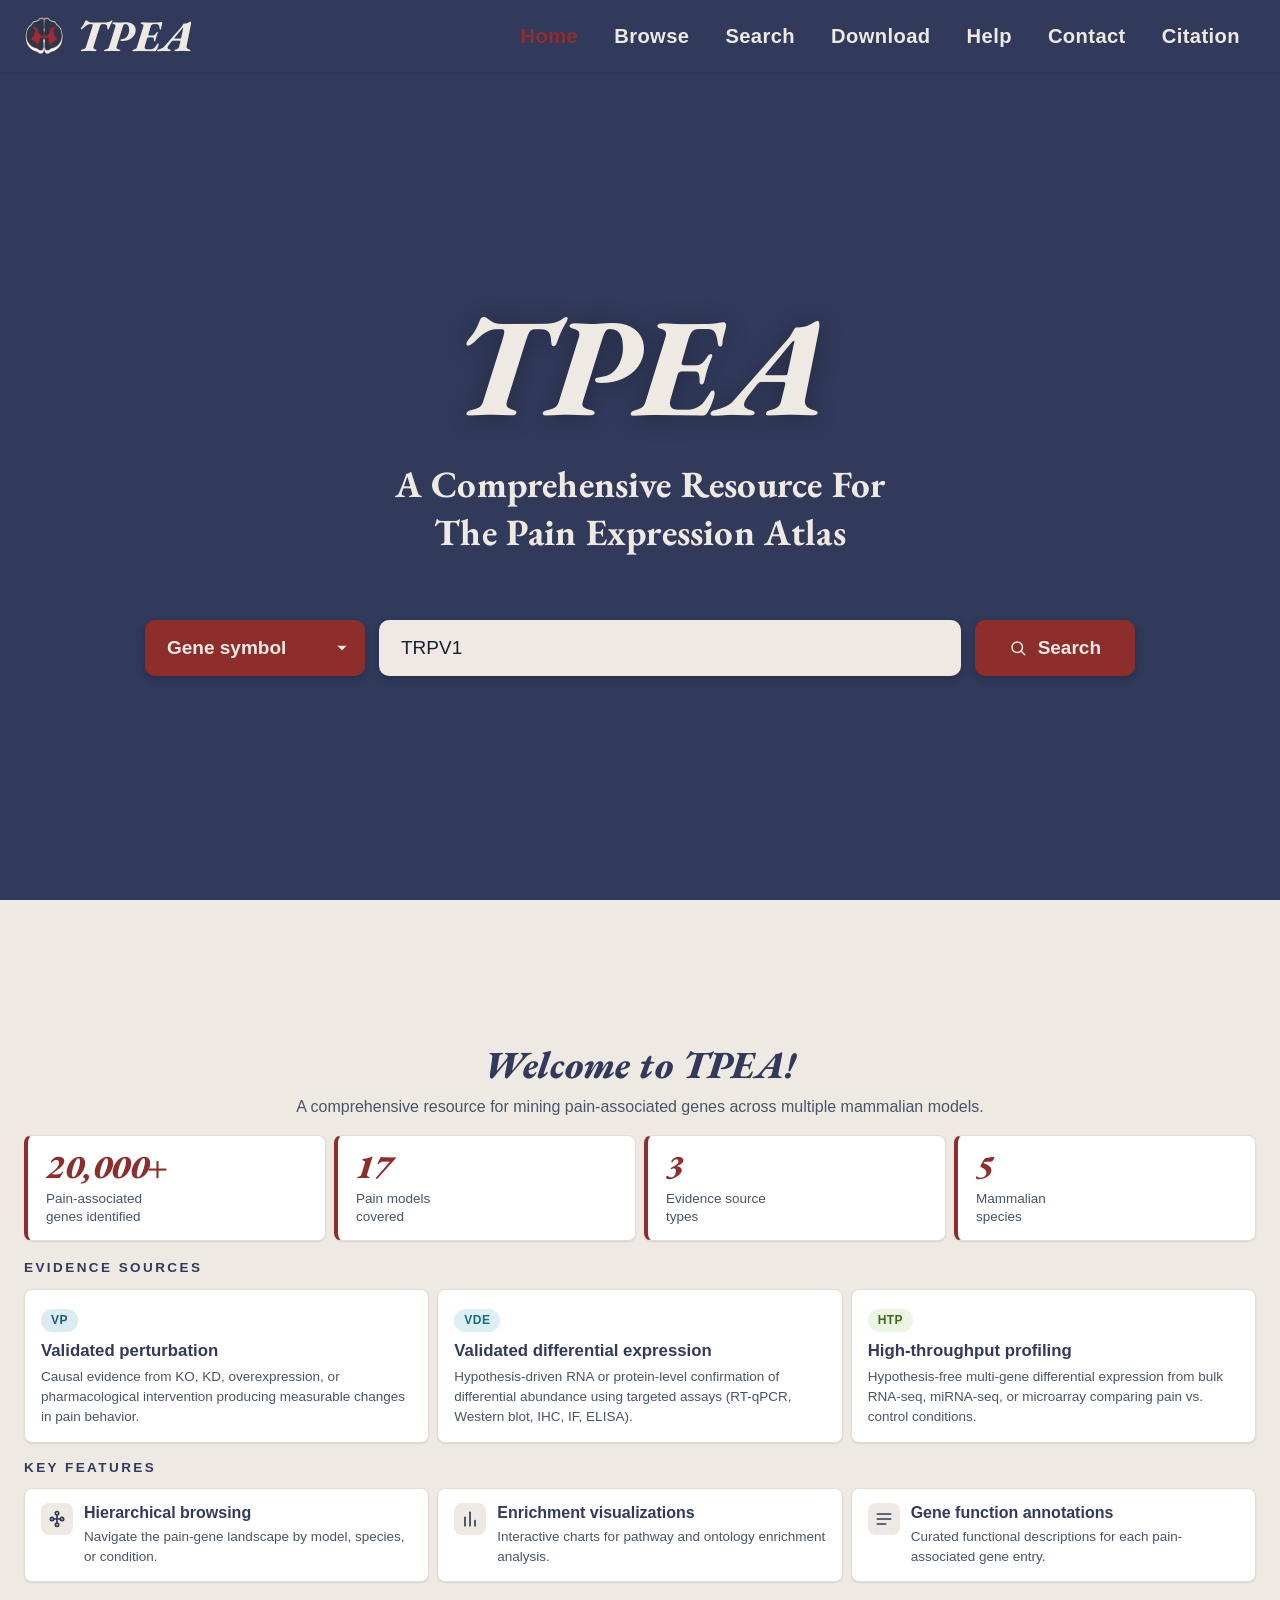
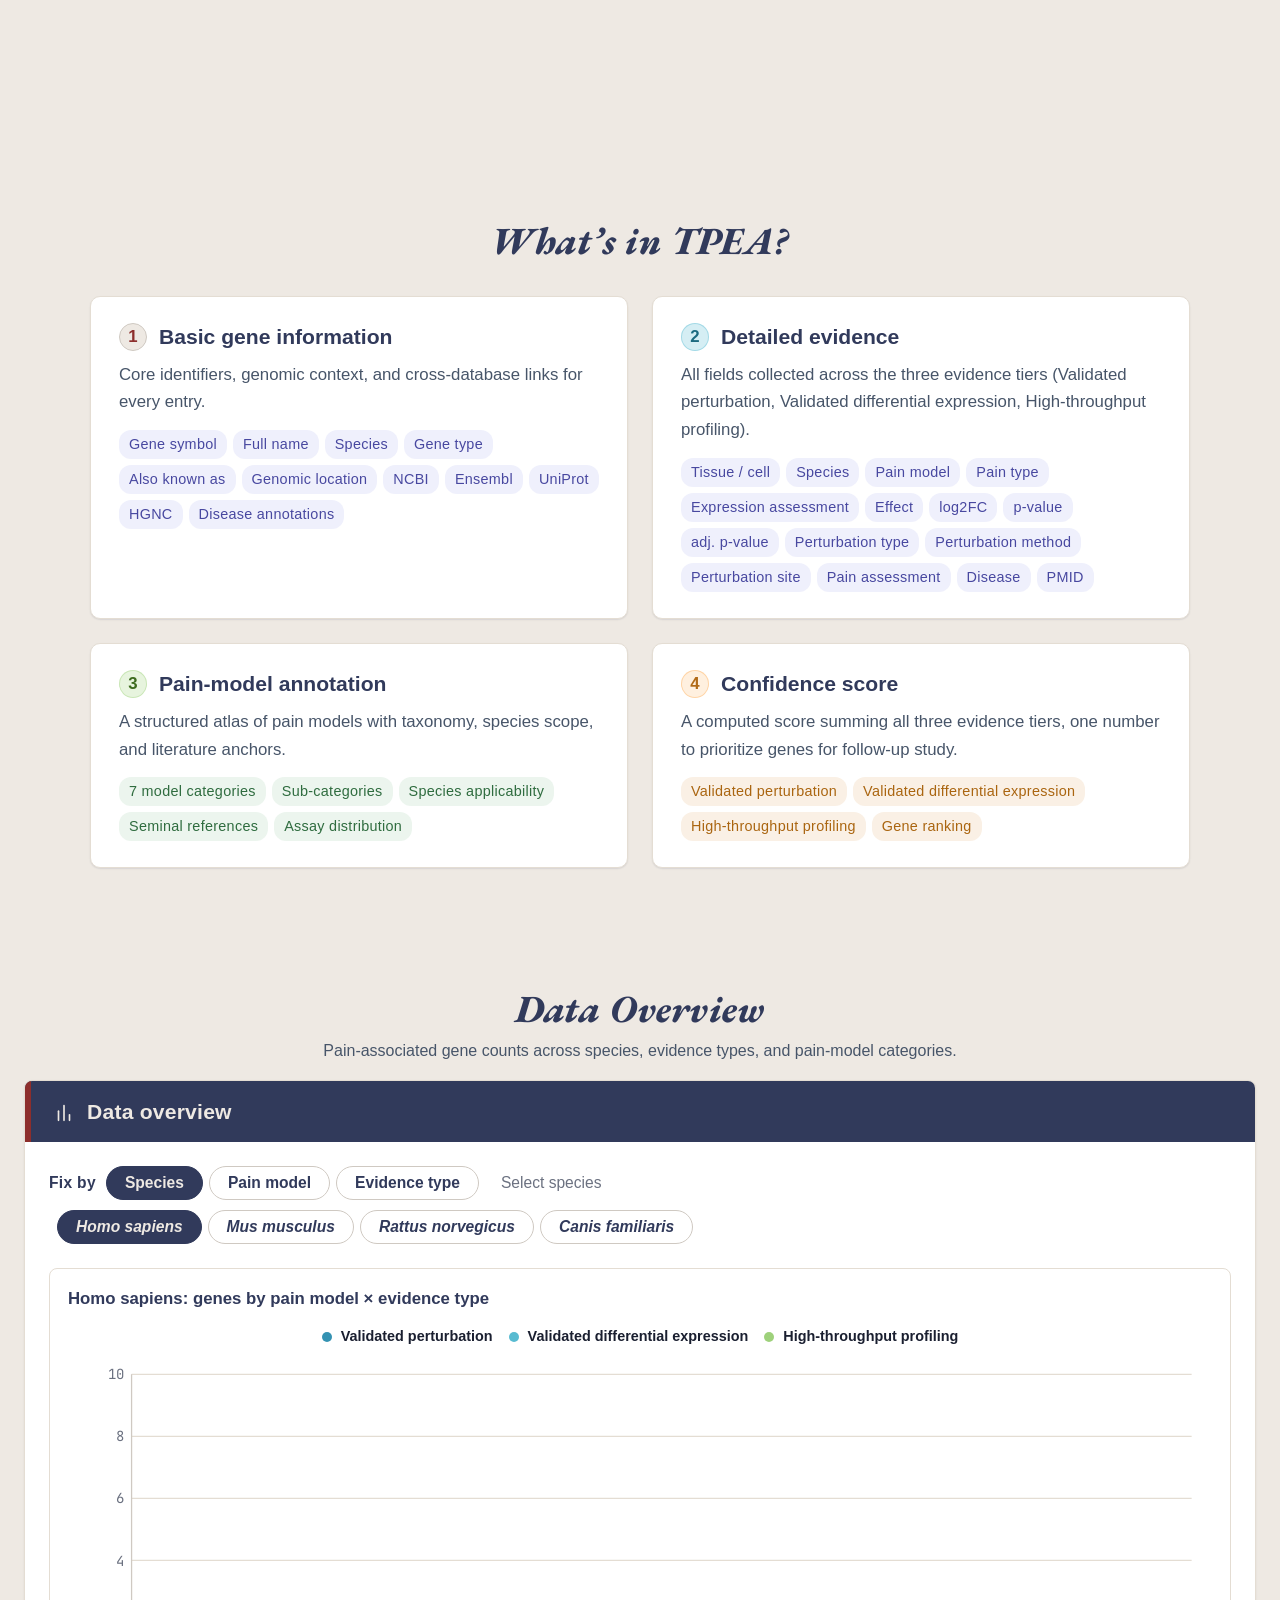
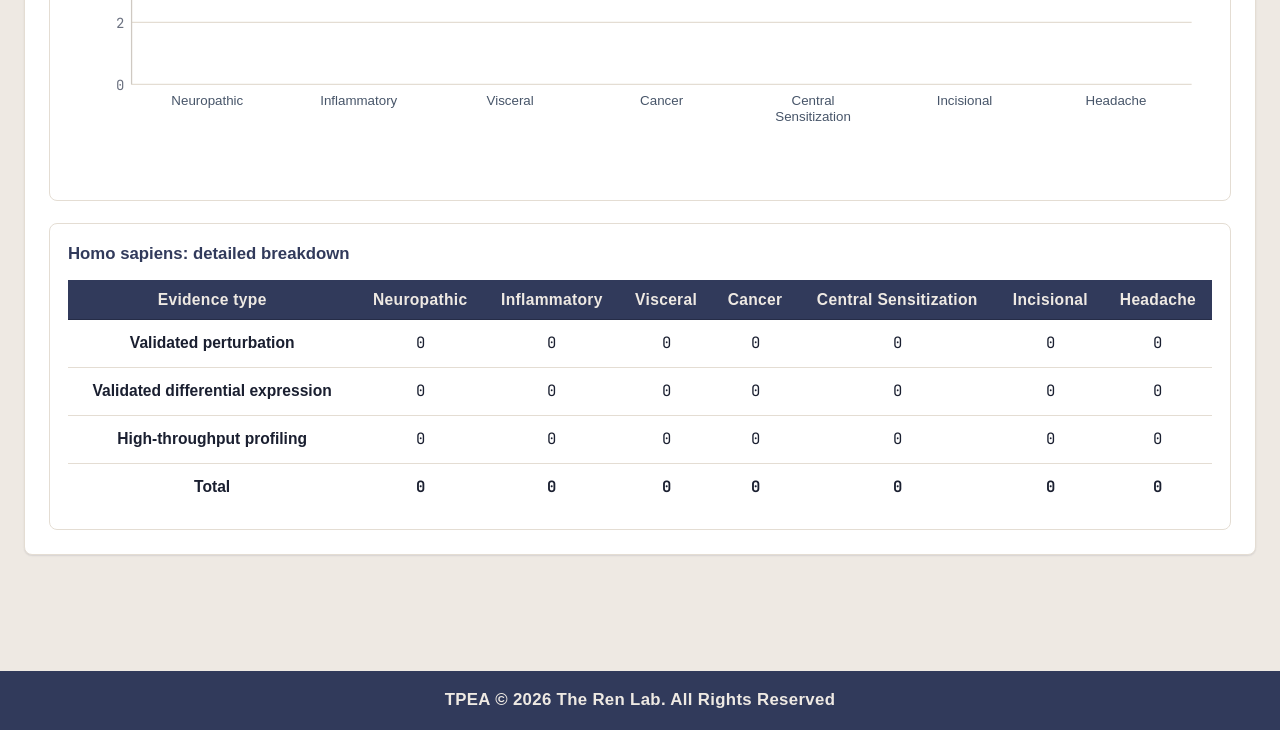
<file: index.html>
<!DOCTYPE html>
<html lang="en">
<head>
<meta charset="UTF-8">
<meta name="viewport" content="width=device-width, initial-scale=1.0">
<title>TPEA &middot; The Pain Expression Atlas</title>
<link rel="stylesheet" href="css/style.css">
  <link rel="icon" href="data/favicon.png">
</head>
<body>

<!-- =================================================================
     SECTION 1  Quick search hero (100vw x 100vh, navy panel)
     ================================================================= -->
<section class="hero">
  <!-- Decorative background SVG: pain-related anatomy + bolts -->
  <!-- Decorative background removed per spec -->

  <div class="hero-inner">
    <h1 class="fade-up">TPEA</h1>
    <p class="hero-sub fade-up d1">A Comprehensive Resource For<br>The Pain Expression Atlas</p>

    <form class="hero-search fade-up d2" onsubmit="event.preventDefault(); runQuickSearch();">
      <div class="custom-select" id="qs-field-cs" data-value="gene">
        <button type="button" class="hero-search-select cs-trigger" aria-haspopup="listbox" aria-expanded="false">
          <span class="cs-label">Gene symbol</span>
        </button>
        <ul class="cs-popup" role="listbox">
          <li role="option" data-value="tpea">TPEA ID</li>
          <li role="option" data-value="gene">Gene symbol</li>
          <li role="option" data-value="ensembl">Ensembl ID</li>
          <li role="option" data-value="model">Pain model</li>
          <li role="option" data-value="tissue">Source</li>
        </ul>
      </div>
      <input id="qs-input" class="hero-search-input" type="text" placeholder="" autocomplete="off">
      <button class="hero-search-btn" type="submit" aria-label="Search">
        <svg class="glass-icon" viewBox="0 0 24 24"><circle cx="11" cy="11" r="7"/><line x1="21" y1="21" x2="16.65" y2="16.65"/></svg>
        Search
      </button>
    </form>
  </div>
</section>

<!-- =================================================================
     SECTION 2  Welcome (full viewport, cream background)
     ================================================================= -->
<section class="section-fullvh">
  <div class="container">
    <h2 class="section-title" style="text-align:center">Welcome to TPEA!</h2>
    <p class="section-sub" style="text-align:center">A comprehensive resource for mining pain-associated genes across multiple mammalian models.</p>

    <div class="stat-row">
      <div class="stat-card">
        <div class="v" data-stat="genes">0+</div>
        <div class="l">Pain-associated<br>genes identified</div>
      </div>
      <div class="stat-card">
        <div class="v" data-stat="models">0</div>
        <div class="l">Pain models<br>covered</div>
      </div>
      <div class="stat-card">
        <div class="v" data-stat="evidence">3</div>
        <div class="l">Evidence source<br>types</div>
      </div>
      <div class="stat-card">
        <div class="v" data-stat="species">5</div>
        <div class="l">Mammalian<br>species</div>
      </div>
    </div>

    <div class="eyebrow">Evidence sources</div>
    <div class="card-row">
      <div class="feat-card pert">
        <span class="feat-tag">VP</span>
        <h3>Validated perturbation</h3>
        <p>Causal evidence from KO, KD, overexpression, or pharmacological intervention producing measurable changes in pain behavior.</p>
      </div>
      <div class="feat-card expr">
        <span class="feat-tag">VDE</span>
        <h3>Validated differential expression</h3>
        <p>Hypothesis-driven RNA or protein-level confirmation of differential abundance using targeted assays (RT-qPCR, Western blot, IHC, IF, ELISA).</p>
      </div>
      <div class="feat-card seq">
        <span class="feat-tag">HTP</span>
        <h3>High-throughput profiling</h3>
        <p>Hypothesis-free multi-gene differential expression from bulk RNA-seq, miRNA-seq, or microarray comparing pain vs. control conditions.</p>
      </div>
    </div>

    <div class="eyebrow">Key features</div>
    <div class="card-row">
      <div class="feat-card compact">
        <div class="feat-icon">
          <svg width="20" height="20" viewBox="0 0 24 24" fill="none" stroke="currentColor" stroke-width="2" stroke-linecap="round" stroke-linejoin="round"><circle cx="12" cy="5" r="2"/><circle cx="6" cy="12" r="2"/><circle cx="18" cy="12" r="2"/><circle cx="12" cy="19" r="2"/><line x1="12" y1="7" x2="12" y2="17"/><line x1="8" y1="12" x2="16" y2="12"/></svg>
        </div>
        <div>
          <h3>Hierarchical browsing</h3>
          <p>Navigate the pain-gene landscape by model, species, or condition.</p>
        </div>
      </div>
      <div class="feat-card compact">
        <div class="feat-icon">
          <svg width="20" height="20" viewBox="0 0 24 24" fill="none" stroke="currentColor" stroke-width="2" stroke-linecap="round" stroke-linejoin="round"><line x1="6" y1="20" x2="6" y2="10"/><line x1="12" y1="20" x2="12" y2="4"/><line x1="18" y1="20" x2="18" y2="14"/></svg>
        </div>
        <div>
          <h3>Enrichment visualizations</h3>
          <p>Interactive charts for pathway and ontology enrichment analysis.</p>
        </div>
      </div>
      <div class="feat-card compact">
        <div class="feat-icon">
          <svg width="20" height="20" viewBox="0 0 24 24" fill="none" stroke="currentColor" stroke-width="2" stroke-linecap="round" stroke-linejoin="round"><line x1="4" y1="6" x2="20" y2="6"/><line x1="4" y1="12" x2="20" y2="12"/><line x1="4" y1="18" x2="14" y2="18"/></svg>
        </div>
        <div>
          <h3>Gene function annotations</h3>
          <p>Curated functional descriptions for each pain-associated gene entry.</p>
        </div>
      </div>
    </div>
  </div>
</section>

<!-- =================================================================
     SECTION 3  What's in TPEA? (full viewport, cream)
     ================================================================= -->
<section class="section-fullvh">
  <div class="container">
    <h2 class="section-title" style="text-align:center; margin-bottom: 32px">What&rsquo;s in TPEA?</h2>

    <div class="in-tpea-grid">
      <div class="in-tpea-card">
        <div class="head">
          <div class="num">1</div>
          <h3>Basic gene information</h3>
        </div>
        <p>Core identifiers, genomic context, and cross-database links for every entry.</p>
        <div class="tags">
          <span class="t">Gene symbol</span>
          <span class="t">Full name</span>
          <span class="t">Species</span>
          <span class="t">Gene type</span>
          <span class="t">Also known as</span>
          <span class="t">Genomic location</span>
          <span class="t">NCBI</span>
          <span class="t">Ensembl</span>
          <span class="t">UniProt</span>
          <span class="t">HGNC</span>
          <span class="t">Disease annotations</span>
        </div>
      </div>

      <div class="in-tpea-card expr">
        <div class="head">
          <div class="num">2</div>
          <h3>Detailed evidence</h3>
        </div>
        <p>All fields collected across the three evidence tiers (Validated perturbation, Validated differential expression, High-throughput profiling).</p>
        <div class="tags">
          <span class="t">Tissue / cell</span>
          <span class="t">Species</span>
          <span class="t">Pain model</span>
          <span class="t">Pain type</span>
          <span class="t">Expression assessment</span>
          <span class="t">Effect</span>
          <span class="t">log2FC</span>
          <span class="t">p-value</span>
          <span class="t">adj. p-value</span>
          <span class="t">Perturbation type</span>
          <span class="t">Perturbation method</span>
          <span class="t">Perturbation site</span>
          <span class="t">Pain assessment</span>
          <span class="t">Disease</span>
          <span class="t">PMID</span>
        </div>
      </div>

      <div class="in-tpea-card seq">
        <div class="head">
          <div class="num">3</div>
          <h3>Pain-model annotation</h3>
        </div>
        <p>A structured atlas of pain models with taxonomy, species scope, and literature anchors.</p>
        <div class="tags">
          <span class="t">7 model categories</span>
          <span class="t">Sub-categories</span>
          <span class="t">Species applicability</span>
          <span class="t">Seminal references</span>
          <span class="t">Assay distribution</span>
        </div>
      </div>

      <div class="in-tpea-card score">
        <div class="head">
          <div class="num">4</div>
          <h3>Confidence score</h3>
        </div>
        <p>A computed score summing all three evidence tiers, one number to prioritize genes for follow-up study.</p>
        <div class="tags">
          <span class="t">Validated perturbation</span>
          <span class="t">Validated differential expression</span>
          <span class="t">High-throughput profiling</span>
          <span class="t">Gene ranking</span>
        </div>
      </div>
    </div>
  </div>
</section>

<!-- =================================================================
     SECTION 4  Data Overview (full viewport, cream)
     ================================================================= -->
<section class="section-fullvh">
  <div class="container">
    <h2 class="section-title" style="text-align:center">Data Overview</h2>
    <p class="section-sub" style="text-align:center">Pain-associated gene counts across species, evidence types, and pain-model categories.</p>

    <div class="panel">
      <div class="panel-banner">
        <span class="icon"><svg viewBox="0 0 24 24"><line x1="6" y1="20" x2="6" y2="10"/><line x1="12" y1="20" x2="12" y2="4"/><line x1="18" y1="20" x2="18" y2="14"/></svg></span>
        Data overview
      </div>
      <div class="panel-body">
        <div class="fix-by-row">
          <span class="label">Fix by</span>
          <div class="pill-group" id="fix-by-group">
            <button class="pill active" data-fix="species">Species</button>
            <button class="pill" data-fix="model">Pain model</button>
            <button class="pill" data-fix="evidence">Evidence type</button>
          </div>
          <span style="margin-left: 12px; color: var(--c-mute); font-size: 15.6px" id="fix-by-hint">Select species</span>
          <div class="pill-group" id="fix-by-options" style="margin-left: 8px"></div>
        </div>

        <div class="chart-box" style="position: relative">
          <h4 id="ov-chart-title">Human: genes by pain model &times; evidence type</h4>
          <div class="chart-legend chart-legend-top" id="ov-legend">
            <span><span class="dot" style="background: var(--c-pert)"></span> Validated perturbation</span>
            <span><span class="dot" style="background: var(--c-expr)"></span> Validated differential expression</span>
            <span><span class="dot" style="background: var(--c-seq)"></span> High-throughput profiling</span>
          </div>
          <div style="position: relative">
            <svg id="overview-chart" viewBox="0 0 900 330" style="width: 100%; height: auto"></svg>
            <div class="chart-tooltip" id="ov-tooltip"></div>
          </div>
        </div>

        <div style="margin-top: 22px; background: var(--c-white); border: 1px solid var(--c-line-soft); border-radius: 8px; padding: 18px">
          <h4 style="font-family: var(--f-body); font-weight: 700; font-size: 16.8px; color: var(--c-navy); margin-bottom: 14px" id="ov-table-title">Detailed breakdown</h4>
          <div style="overflow-x: auto">
            <table class="data-table" id="ov-table">
              <thead><tr id="ov-head"></tr></thead>
              <tbody id="ov-body"></tbody>
            </table>
          </div>
        </div>
      </div>
    </div>
  </div>
</section>

<script src="js/data_api.js"></script>
<script src="js/layout.js"></script>
<script>
(async () => {
TPEA_LAYOUT.mount();
await window.TPEA_DATA_READY;
const D = window.TPEA_DATA;
const U = window.TPEA_UTIL;

/* =========== Quick search default values =========== */
const QS_DEFAULTS = {
  tpea: 'TPEA_00001',
  gene: 'TRPV1',
  ensembl: 'ENSMUSG00000005952',
  model: 'CCI',
  tissue: 'Dorsal root ganglion (DRG)',
};
function getQsField() {
  return U.qs('#qs-field-cs').dataset.value || 'gene';
}
function updateQsPlaceholder() {
  const f = getQsField();
  const v = QS_DEFAULTS[f] || '';
  U.qs('#qs-input').value = v;
}

/* Custom-select wiring */
(function () {
  const cs = U.qs('#qs-field-cs');
  if (!cs) return;
  const trigger = cs.querySelector('.cs-trigger');
  const popup   = cs.querySelector('.cs-popup');
  const labelEl = cs.querySelector('.cs-label');
  function close() { cs.classList.remove('open'); trigger.setAttribute('aria-expanded', 'false'); }
  function open()  { cs.classList.add('open');    trigger.setAttribute('aria-expanded', 'true');  }
  trigger.addEventListener('click', e => {
    e.stopPropagation();
    if (cs.classList.contains('open')) close(); else open();
  });
  popup.querySelectorAll('li[role="option"]').forEach(li => {
    li.addEventListener('click', () => {
      cs.dataset.value = li.dataset.value;
      labelEl.textContent = li.textContent;
      popup.querySelectorAll('li').forEach(x => x.classList.remove('cs-selected'));
      close();
      updateQsPlaceholder();
    });
  });
  document.addEventListener('click', e => {
    if (!cs.contains(e.target)) close();
  });
  /* Keyboard: Escape closes; ArrowDown opens */
  trigger.addEventListener('keydown', e => {
    if (e.key === 'Escape') close();
    if (e.key === 'ArrowDown' || e.key === 'Enter') { e.preventDefault(); open(); }
  });
})();
updateQsPlaceholder();

function runQuickSearch() {
  const field = getQsField();
  const v = U.qs('#qs-input').value.trim();
  if (!v) return;
  const qs = new URLSearchParams();
  if (field === 'gene') qs.set('gene', v);
  else if (field === 'tpea') qs.set('tpea', v);
  else if (field === 'tissue') qs.set('tissue', v);
  else if (field === 'model') qs.set('model', v);
  else if (field === 'ensembl') qs.set('ensembl', v);
  location.href = 'search.html?' + qs.toString();
}
window.runQuickSearch = runQuickSearch;

/* =========== Animate Welcome stats =========== */
const raf = window.requestAnimationFrame || (cb => setTimeout(() => cb(Date.now()), 16));
const nowTS = () => (window.performance && performance.now) ? performance.now() : Date.now();
function animCount(el, target, suffix = '') {
  el.textContent = target.toLocaleString() + suffix;
  try {
    const dur = 1100;
    const start = nowTS();
    function tick(now) {
      const t = Math.min(1, ((typeof now === 'number' ? now : nowTS()) - start) / dur);
      const e = 1 - Math.pow(1 - t, 3);
      el.textContent = Math.floor(target * e).toLocaleString() + suffix;
      if (t < 1) raf(tick);
      else el.textContent = target.toLocaleString() + suffix;
    }
    raf(tick);
  } catch (e) { /* noop */ }
}
animCount(U.qs('[data-stat="genes"]'),    20000, '+');
animCount(U.qs('[data-stat="models"]'),   D.painModels.length);
animCount(U.qs('[data-stat="evidence"]'), 3);
animCount(U.qs('[data-stat="species"]'),  5);

/* =========== Data Overview interactive  =========== */
const SPECIES   = ['Human','Mouse','Rat','Others'];
const PMCATS    = D.painCategories;
const EVTYPES   = [
  { key: 'pert', label: 'Validated perturbation',            color: '#3492B2' },
  { key: 'expr', label: 'Validated differential expression', color: '#58BBD1' },
  { key: 'seq',  label: 'High-throughput profiling',         color: '#9ED17B' },
];

let OV_STATE = { fix: 'species', selected: 'Human' };

function fixOptions() {
  if (OV_STATE.fix === 'species') return SPECIES.map(sp => ({ value: sp, label: D.speciesSci(sp) }));
  if (OV_STATE.fix === 'model')   return PMCATS.map(c => ({ value: c, label: c }));
  return EVTYPES.map(e => ({ value: e.label, label: e.label }));
}

function renderFixOptions() {
  const opts = fixOptions();
  const host = U.qs('#fix-by-options');
  host.innerHTML = '';
  opts.forEach(o => {
    const b = document.createElement('button');
    b.className = 'pill' + (OV_STATE.selected === o.value ? ' active' : '');
    b.textContent = o.label;
    if (OV_STATE.fix === 'species') b.style.fontStyle = 'italic';
    b.addEventListener('click', () => {
      OV_STATE.selected = o.value;
      renderFixOptions();
      drawOverview();
    });
    host.appendChild(b);
  });
}

function getOverviewData() {
  // Returns: { groups: [labels for x-axis], series: { ... }, mode: 'evidence-colored' | 'species-colored' }
  if (OV_STATE.fix === 'species') {
    // x-axis: pain categories; bars: evidence types
    const sp = OV_STATE.selected;
    const spSci = D.speciesSci(sp);
    const groups = PMCATS.map(c => c.replace(' Pain Models', '').replace(' Models', ''));
    const series = { seq: [], expr: [], pert: [] };
    PMCATS.forEach(c => {
      const recs = D.records.filter(r => r.organism === sp && r.model_cat === c);
      series.seq.push(recs.reduce((a, r) => a + r.seq, 0));
      series.expr.push(recs.reduce((a, r) => a + r.expr, 0));
      series.pert.push(recs.reduce((a, r) => a + r.pert, 0));
    });
    return {
      mode: 'evidence-colored',
      groups, series,
      title: spSci + ': genes by pain model \u00d7 evidence type',
      tableTitle: spSci + ': detailed breakdown',
      tableHeadFirst: 'Evidence type',
      colLabels: groups,
      rowLabels: EVTYPES.map(e => e.label),
      cellValue: (rIdx, cIdx) => series[EVTYPES[rIdx].key][cIdx],
    };
  } else if (OV_STATE.fix === 'model') {
    // PER SPEC PAGE 7: x-axis = species; bar colors = evidence types
    const cat = OV_STATE.selected;
    const groups = SPECIES.map(sp => D.speciesSci(sp));
    const series = { seq: [], expr: [], pert: [] };
    SPECIES.forEach(sp => {
      const recs = D.records.filter(r => r.organism === sp && r.model_cat === cat);
      series.seq.push(recs.reduce((a, r) => a + r.seq, 0));
      series.expr.push(recs.reduce((a, r) => a + r.expr, 0));
      series.pert.push(recs.reduce((a, r) => a + r.pert, 0));
    });
    return {
      mode: 'evidence-colored',
      groups, series,
      title: cat + ': genes by species \u00d7 evidence type',
      tableTitle: cat + ': detailed breakdown',
      tableHeadFirst: 'Evidence type',
      colLabels: groups,
      rowLabels: EVTYPES.map(e => e.label),
      cellValue: (rIdx, cIdx) => series[EVTYPES[rIdx].key][cIdx],
    };
  } else {
    // PER SPEC PAGE 8: fix by evidence type; x-axis = pain categories; bar colors = species
    const evLabel = OV_STATE.selected;
    const evKey = (EVTYPES.find(e => e.label === evLabel) || EVTYPES[0]).key;
    const groups = PMCATS.map(c => c.replace(' Pain Models', '').replace(' Models', ''));
    const series = {};
    SPECIES.forEach(sp => {
      series[sp] = PMCATS.map(c => {
        const recs = D.records.filter(r => r.organism === sp && r.model_cat === c);
        return recs.reduce((a, r) => a + r[evKey], 0);
      });
    });
    return {
      mode: 'species-colored',
      groups, series,
      title: evLabel + ': genes by pain category \u00d7 species',
      tableTitle: evLabel + ': detailed breakdown',
      tableHeadFirst: 'Species',
      colLabels: groups,
      rowLabels: SPECIES.map(sp => D.speciesSci(sp)),
      cellValue: (rIdx, cIdx) => series[SPECIES[rIdx]][cIdx],
    };
  }
}

function wrapLabel(text, maxChars) {
  // Splits a long label into up to 3 lines, breaking on whitespace.
  if (!text) return [''];
  if (text.length <= maxChars) return [text];
  const words = text.split(/\s+/);
  const lines = [];
  let cur = '';
  for (const w of words) {
    const tryLine = cur ? cur + ' ' + w : w;
    if (tryLine.length <= maxChars) cur = tryLine;
    else {
      if (cur) lines.push(cur);
      cur = w.length > maxChars ? w.slice(0, maxChars - 1) + '\u2026' : w;
    }
  }
  if (cur) lines.push(cur);
  if (lines.length > 3) {
    const last = lines.slice(2).join(' ');
    lines.length = 2;
    lines.push(last.length > maxChars ? last.slice(0, maxChars - 1) + '\u2026' : last);
  }
  return lines;
}

function drawOverview() {
  const data = getOverviewData();
  U.qs('#ov-chart-title').textContent = data.title;
  U.qs('#ov-table-title').textContent = data.tableTitle;

  // ---- SVG bar chart (grouped) ----
  const svg = U.qs('#overview-chart');
  const W = 900, H = 330;
  const padL = 50, padR = 16, padT = 16, padB = 70; // bottom band sized for 3-line labels (no extra blank space)
  const plotW = W - padL - padR;
  const plotH = H - padT - padB;
  // Update viewBox to match new height (so SVG renders at correct ratio)
  svg.setAttribute('viewBox', '0 0 ' + W + ' ' + H);

  let html = '';

  // Color scheme: evidence-colored (Seq/Expr/Pert) or species-colored (Human/Mouse/Rat/Others)
  const speciesColors = { Human: '#313A5B', Mouse: '#8D2E2C', Rat: '#3492B2', Others: '#9ED17B' };
  const seriesKeys = data.mode === 'species-colored'
    ? SPECIES
    : EVTYPES.map(e => e.key);
  const seriesColor = data.mode === 'species-colored'
    ? key => speciesColors[key]
    : key => (EVTYPES.find(e => e.key === key) || {}).color;
  const seriesLabel = data.mode === 'species-colored'
    ? key => D.speciesSci(key)
    : key => (EVTYPES.find(e => e.key === key) || {}).label;

  // compute max
  let maxV = 1;
  seriesKeys.forEach(k => {
    (data.series[k] || []).forEach(v => { if (v > maxV) maxV = v; });
  });
  maxV = Math.ceil(maxV / 10) * 10 || 10;

  // gridlines + y labels
  for (let i = 0; i <= 5; i++) {
    const y = padT + plotH - (plotH / 5) * i;
    const v = Math.round((maxV / 5) * i);
    html += '<line x1="' + padL + '" y1="' + y + '" x2="' + (W - padR) + '" y2="' + y + '" stroke="#e4ddd3" stroke-width="1"/>';
    html += '<text x="' + (padL - 6) + '" y="' + (y + 4) + '" text-anchor="end" font-size="11" font-family="JetBrains Mono, monospace" fill="#6b7180">' + v + '</text>';
  }
  html += '<line x1="' + padL + '" y1="' + padT + '" x2="' + padL + '" y2="' + (padT + plotH) + '" stroke="#cfc9c2" stroke-width="1"/>';

  // bars
  const groupCount = data.groups.length;
  const groupW = plotW / groupCount;
  const barCount = seriesKeys.length;
  const barW = Math.max(8, Math.min(36, groupW / (barCount + 1)));
  const barGap = 4;

  data.groups.forEach((g, gi) => {
    const groupX = padL + gi * groupW;
    seriesKeys.forEach((k, ki) => {
      const v = (data.series[k] || [])[gi] || 0;
      const h = (v / maxV) * plotH;
      const x = groupX + (groupW - (barCount * (barW + barGap) - barGap)) / 2 + ki * (barW + barGap);
      const y = padT + plotH - h;
      html += '<rect class="ov-bar" data-tip="' + U.esc(seriesLabel(k)) + ': ' + v + '" x="' + x + '" y="' + y + '" width="' + barW + '" height="' + h + '" fill="' + seriesColor(k) + '"/>';
    });
    // x-axis label — HORIZONTAL, up-to-3-line wrap (per spec page 6)
    const lx = groupX + groupW / 2;
    const baseY = padT + plotH + 16;
    const lines = wrapLabel(String(g), 13);
    lines.forEach((line, li) => {
      const ly = baseY + li * 13;
      html += '<text x="' + lx + '" y="' + ly + '" text-anchor="middle" font-size="10.5" font-family="Arial, sans-serif" fill="#475569">' + U.esc(line) + '</text>';
    });
  });

  svg.innerHTML = html;

  // ---- Update legend dynamically ----
  const legend = U.qs('#ov-legend');
  if (legend) {
    legend.innerHTML = seriesKeys.map(k =>
      '<span><span class="dot" style="background:' + seriesColor(k) + '"></span> ' + U.esc(seriesLabel(k)) + '</span>'
    ).join('');
  }

  // Wire bar tooltips
  const tip = U.qs('#ov-tooltip');
  svg.querySelectorAll('.ov-bar').forEach(bar => {
    bar.style.cursor = 'pointer';
    bar.addEventListener('mousemove', e => {
      tip.textContent = bar.getAttribute('data-tip');
      tip.classList.add('show');
      const rect = svg.getBoundingClientRect();
      tip.style.left = (e.clientX - rect.left + 12) + 'px';
      tip.style.top = (e.clientY - rect.top - 30) + 'px';
    });
    bar.addEventListener('mouseleave', () => tip.classList.remove('show'));
  });

  // ---- Detailed breakdown table ----
  const head = U.qs('#ov-head');
  const body = U.qs('#ov-body');
  let h = '<th>' + data.tableHeadFirst + '</th>';
  data.colLabels.forEach(c => { h += '<th style="text-align:center">' + U.esc(c) + '</th>'; });
  head.innerHTML = h;

  let bh = '';
  data.rowLabels.forEach((rl, ri) => {
    let row = '<tr><td><strong>' + U.esc(rl) + '</strong></td>';
    data.colLabels.forEach((cl, ci) => {
      row += '<td style="text-align:center" class="text-mono">' + (data.cellValue(ri, ci) || 0) + '</td>';
    });
    row += '</tr>';
    bh += row;
  });
  // Total row
  let totalRow = '<tr style="background:var(--c-cream)"><td><strong>Total</strong></td>';
  data.colLabels.forEach((cl, ci) => {
    let s = 0;
    data.rowLabels.forEach((rl, ri) => { s += (data.cellValue(ri, ci) || 0); });
    totalRow += '<td style="text-align:center" class="text-mono"><strong>' + s + '</strong></td>';
  });
  totalRow += '</tr>';
  bh += totalRow;
  body.innerHTML = bh;
}

/* fix-by group buttons */
U.qsa('#fix-by-group .pill').forEach(p => {
  p.addEventListener('click', () => {
    U.qsa('#fix-by-group .pill').forEach(x => x.classList.remove('active'));
    p.classList.add('active');
    OV_STATE.fix = p.dataset.fix;
    OV_STATE.selected = fixOptions()[0].value;
    if (OV_STATE.fix === 'species') U.qs('#fix-by-hint').textContent = 'Select species';
    else if (OV_STATE.fix === 'model') U.qs('#fix-by-hint').textContent = 'Select pain category';
    else U.qs('#fix-by-hint').textContent = 'Select evidence type';
    renderFixOptions();
    drawOverview();
  });
});

renderFixOptions();
drawOverview();
})();
</script>
</body>
</html>
</file>
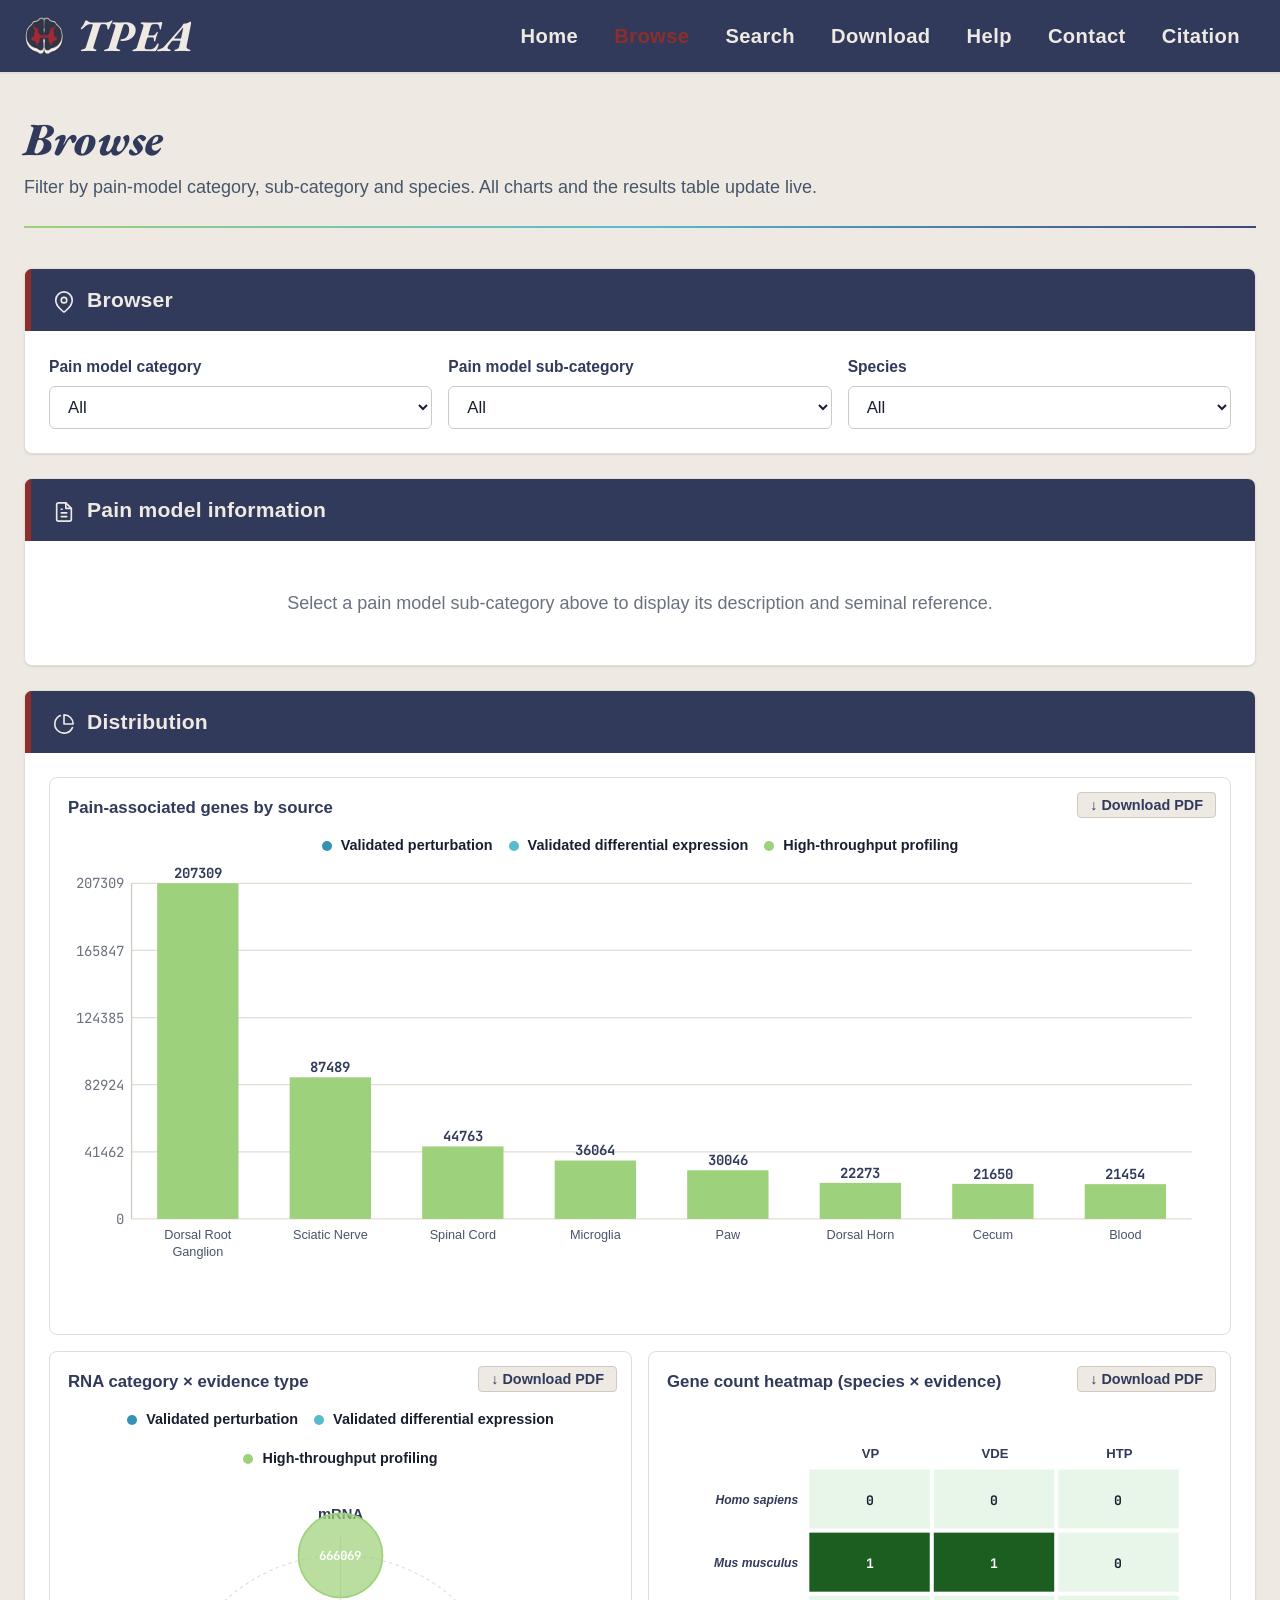
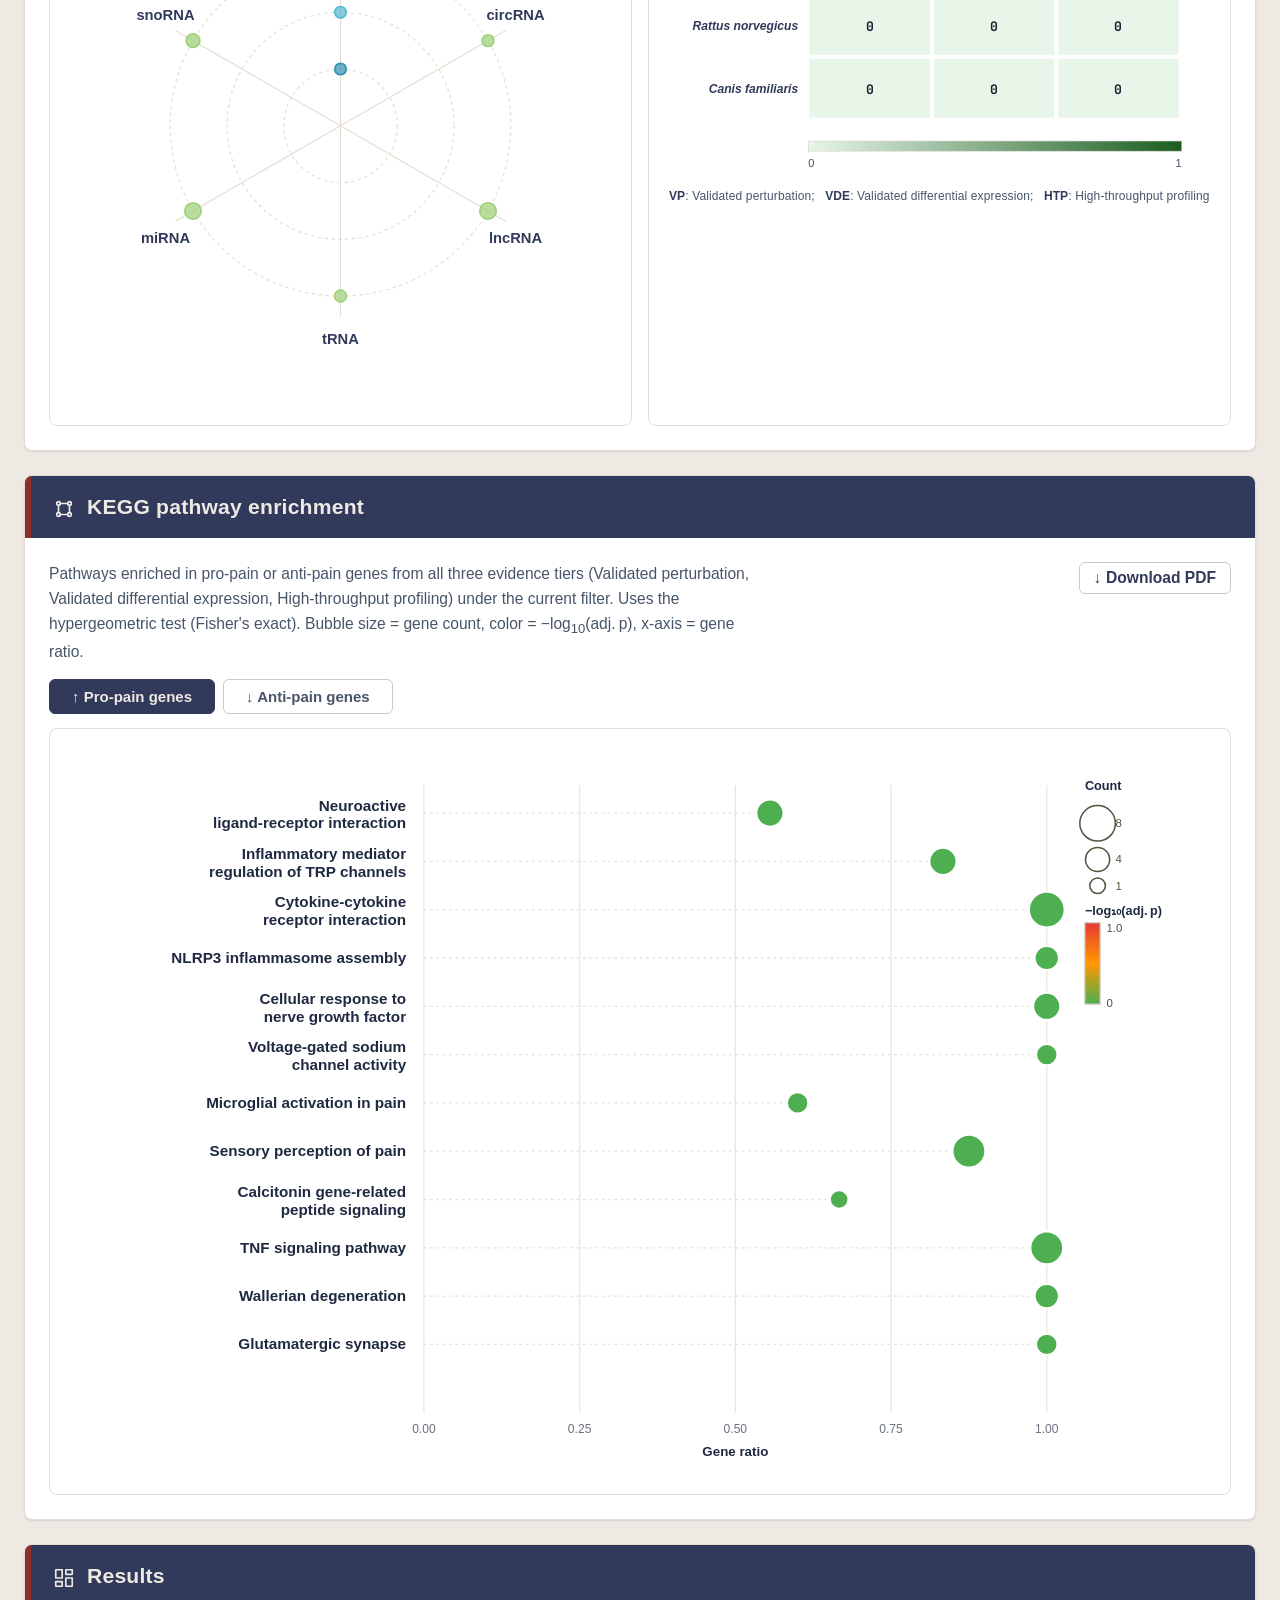
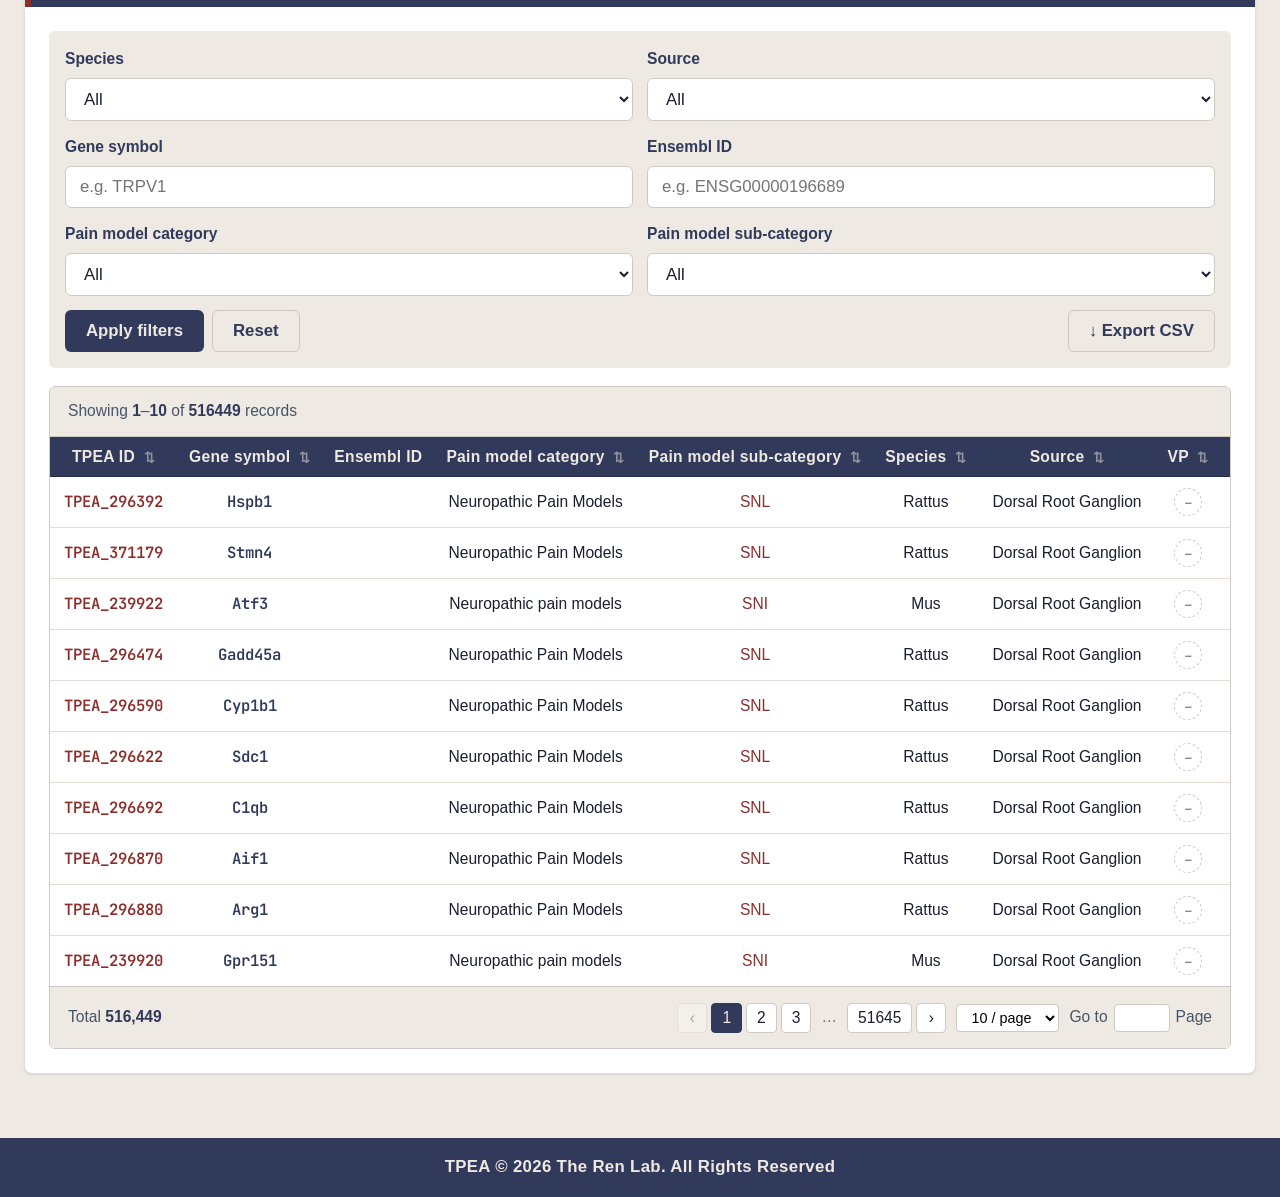
<file: browse.html>
<!DOCTYPE html>
<html lang="en">
<head>
<meta charset="UTF-8">
<meta name="viewport" content="width=device-width, initial-scale=1.0">
<title>Browse &middot; TPEA</title>
<link rel="stylesheet" href="css/style.css">
  <link rel="icon" href="data/favicon.png">
</head>
<body>

<div class="container">
  <div class="page-head">
    <h1>Browse</h1>
    <p class="sub">Filter by pain-model category, sub-category and species. All charts and the results table update live.</p>
  </div>
  <hr class="hr-decor">

  <!-- Region 1: Browser filters -->
  <section class="panel">
    <div class="panel-banner">
      <span class="icon"><svg viewBox="0 0 24 24"><path d="M21 10c0 7-9 13-9 13s-9-6-9-13a9 9 0 0 1 18 0z"/><circle cx="12" cy="10" r="3"/></svg></span>
      Browser
    </div>
    <div class="panel-body">
      <div class="filter-row">
        <div class="filter-field">
          <label for="f-cat">Pain model category</label>
          <select id="f-cat">
            <option value="">All</option>
          </select>
        </div>
        <div class="filter-field">
          <label for="f-sub">Pain model sub-category</label>
          <select id="f-sub">
            <option value="">All</option>
          </select>
        </div>
        <div class="filter-field">
          <label for="f-org">Species</label>
          <select id="f-org">
            <option value="">All</option>
            <option value="Others">Canis familiaris</option>
            <option value="Human">Homo sapiens</option>
            <option value="Mouse">Mus musculus</option>
            <option value="Rat">Rattus norvegicus</option>
          </select>
        </div>
      </div>
    </div>
  </section>

  <!-- Region 2: Pain model information -->
  <section class="panel">
    <div class="panel-banner">
      <span class="icon"><svg viewBox="0 0 24 24"><path d="M14 2H6a2 2 0 0 0-2 2v16a2 2 0 0 0 2 2h12a2 2 0 0 0 2-2V8z"/><path d="M14 2v6h6"/><path d="M9 13h6M9 17h6M9 9h1"/></svg></span>
      <span id="pm-title">Pain model information</span>
    </div>
    <div class="panel-body">
      <div id="pm-empty" style="color: var(--c-mute); text-align: center; padding: 24px 0">
        Select a pain model sub-category above to display its description and seminal reference.
      </div>
      <div id="pm-content" style="display:none">
        <p id="pm-desc" style="color: var(--c-slate); font-size: 18px; line-height: 1.8; margin-bottom: 18px"></p>
        <div style="padding: 14px 18px; background: var(--c-cream); border-left: 3px solid var(--c-red); border-radius: 4px">
          <div style="font-size: 14.4px; color: var(--c-navy); font-weight: 700; text-transform: uppercase; letter-spacing: 0.08em; margin-bottom: 4px">Reference</div>
          <p id="pm-ref" style="font-size: 15.6px; color: var(--c-ink-soft); margin: 0; line-height: 1.55"></p>
        </div>
      </div>
    </div>
  </section>

  <!-- Region 3: Distribution
       Layout: Stacked bar in row 1, RNA-class radial bubble + heatmap in row 2.
       Each chart card has a download button. -->
  <section class="panel">
    <div class="panel-banner">
      <span class="icon"><svg viewBox="0 0 24 24"><path d="M21.21 15.89A10 10 0 1 1 8 2.83"/><path d="M22 12A10 10 0 0 0 12 2v10z"/></svg></span>
      Distribution
    </div>
    <div class="panel-body">
      <div class="chart-box mb-md" style="position: relative">
        <button class="download-mini" id="dl-bar">&#8595; Download PDF</button>
        <h4>Pain-associated genes by source</h4>
        <div class="chart-legend chart-legend-top">
          <span><span class="dot" style="background: var(--c-pert)"></span> Validated perturbation</span>
          <span><span class="dot" style="background: var(--c-expr)"></span> Validated differential expression</span>
          <span><span class="dot" style="background: var(--c-seq)"></span> High-throughput profiling</span>
        </div>
        <div style="position: relative">
          <svg id="bar-chart" viewBox="0 0 900 350" style="width: 100%; height: auto"></svg>
          <div class="chart-tooltip" id="bar-tooltip"></div>
        </div>
      </div>

      <div style="display: grid; grid-template-columns: 1fr 1fr; gap: 16px">
        <div class="chart-box" style="position: relative">
          <button class="download-mini" id="dl-bubble">&#8595; Download PDF</button>
          <h4>RNA category &times; evidence type</h4>
          <div class="chart-legend chart-legend-top">
            <span><span class="dot" style="background: var(--c-pert)"></span> Validated perturbation</span>
            <span><span class="dot" style="background: var(--c-expr)"></span> Validated differential expression</span>
            <span><span class="dot" style="background: var(--c-seq)"></span> High-throughput profiling</span>
          </div>
          <div style="position: relative">
            <svg id="radar-chart" viewBox="0 0 480 460" style="width: 100%; height: auto"></svg>
            <div class="chart-tooltip" id="bubble-tooltip"></div>
          </div>
        </div>
        <div class="chart-box" style="position: relative">
          <button class="download-mini" id="dl-heatmap">&#8595; Download PDF</button>
          <h4>Gene count heatmap (species &times; evidence)</h4>
          <div style="position: relative">
            <svg id="heat-chart" viewBox="0 0 480 360" style="width: 100%; height: auto"></svg>
            <div class="chart-tooltip" id="heat-tooltip"></div>
          </div>
          <p class="chart-footnote"><strong>VP</strong>: Validated perturbation;&nbsp;&nbsp; <strong>VDE</strong>: Validated differential expression;&nbsp;&nbsp; <strong>HTP</strong>: High-throughput profiling</p>
        </div>
      </div>
    </div>
  </section>

  <!-- Region 4: KEGG pathway enrichment bubble chart (per spec page 9, sequencing tier of current filter) -->
  <section class="panel">
    <div class="panel-banner">
      <span class="icon"><svg viewBox="0 0 24 24"><circle cx="6" cy="6" r="2"/><circle cx="18" cy="6" r="2"/><circle cx="6" cy="18" r="2"/><circle cx="18" cy="18" r="2"/><path d="M8 6h8M6 8v8M18 8v8M8 18h8"/></svg></span>
      KEGG pathway enrichment
    </div>
    <div class="panel-body">
      <div style="display:flex; justify-content: space-between; align-items: flex-start; gap: 12px; flex-wrap: wrap; margin-bottom: 14px">
        <p style="color: var(--c-slate); font-size: 15.6px; margin: 0; max-width: 720px">
          Pathways enriched in pro-pain or anti-pain genes from all three evidence tiers (Validated perturbation, Validated differential expression, High-throughput profiling) under the current filter. Uses the hypergeometric test (Fisher's exact). Bubble size&nbsp;= gene count, color&nbsp;= &minus;log<sub>10</sub>(adj.&thinsp;p), x-axis&nbsp;= gene ratio.
        </p>
        <button class="btn btn-sm btn-ghost" id="dl-enrich">&darr; Download PDF</button>
      </div>

      <!-- Direction tabs -->
      <div style="display:flex; gap: 8px; margin-bottom: 14px">
        <button id="enrich-tab-up"   class="enrich-tab enrich-tab-active">&#8593; Pro-pain genes</button>
        <button id="enrich-tab-down" class="enrich-tab">&#8595; Anti-pain genes</button>
      </div>

      <div style="position: relative; background: var(--c-white); border: 1px solid var(--c-line-soft); border-radius: 8px; padding: 18px">
        <svg id="enrich-bubble" viewBox="0 0 900 460" preserveAspectRatio="xMidYMid meet" style="width:100%; height:auto"></svg>
        <div class="chart-tooltip" id="enrich-tooltip"></div>
      </div>
      <div id="enrich-empty" style="display:none; padding: 28px 0; text-align: center; color: var(--c-mute); font-style: italic">
        No genes from current filter overlap with curated pathways. Adjust the filter to see enrichment results.
      </div>
    </div>
  </section>

  <!-- Region 5: Results -->
  <section class="panel">
    <div class="panel-banner">
      <span class="icon"><svg viewBox="0 0 24 24"><rect x="3" y="3" width="7" height="9"/><rect x="14" y="3" width="7" height="5"/><rect x="14" y="12" width="7" height="9"/><rect x="3" y="16" width="7" height="5"/></svg></span>
      Results
    </div>
    <div class="panel-body">
      <!-- Inline extended filters (synced with Browser) -->
      <div style="background: var(--c-cream); padding: 16px; border-radius: 6px; margin-bottom: 18px">
        <div style="display:grid; grid-template-columns: 1fr 1fr; gap: 14px">
          <div class="filter-field">
            <label>Species</label>
            <select id="r-org">
              <option value="">All</option><option value="Others">Canis familiaris</option><option value="Human">Homo sapiens</option><option value="Mouse">Mus musculus</option><option value="Rat">Rattus norvegicus</option>
            </select>
          </div>
          <div class="filter-field">
            <label>Source</label>
            <select id="r-tissue"><option value="">All</option></select>
          </div>
          <div class="filter-field">
            <label>Gene symbol</label>
            <input id="r-gene" type="search" placeholder="e.g. TRPV1">
          </div>
          <div class="filter-field">
            <label>Ensembl ID</label>
            <input id="r-ens" type="search" placeholder="e.g. ENSG00000196689">
          </div>
          <div class="filter-field">
            <label>Pain model category</label>
            <select id="r-cat"><option value="">All</option></select>
          </div>
          <div class="filter-field">
            <label>Pain model sub-category</label>
            <select id="r-sub"><option value="">All</option></select>
          </div>
        </div>
        <div style="margin-top: 14px; display: flex; gap: 8px">
          <button class="btn" id="r-apply">Apply filters</button>
          <button class="btn btn-ghost" id="r-reset">Reset</button>
          <button class="btn btn-ghost" id="r-export" style="margin-left: auto">&#8595; Export CSV</button>
        </div>
      </div>

      <div class="table-wrap">
        <div class="table-toolbar">
          <div class="table-toolbar-info">Showing <strong id="r-from">0</strong>&ndash;<strong id="r-to">0</strong> of <strong id="r-total">0</strong> records</div>
        </div>
        <div style="overflow-x: auto">
          <table class="data-table" id="results-table">
            <thead>
              <tr>
                <th class="sortable" data-sort="tpea_id" data-tip="Unique identifier combining gene, organism, tissue, and pain model">TPEA ID <span class="sort-arrow">&#8645;</span></th>
                <th class="sortable" data-sort="gene" data-tip="Approved gene symbol">Gene symbol <span class="sort-arrow">&#8645;</span></th>
                <th data-tip="Ensembl gene stable ID for this organism">Ensembl ID</th>
                <th class="sortable" data-sort="model_cat" data-tip="Broad pain-model class">Pain model category <span class="sort-arrow">&#8645;</span></th>
                <th class="sortable" data-sort="model_sub" data-tip="Specific pain-model paradigm">Pain model sub-category <span class="sort-arrow">&#8645;</span></th>
                <th class="sortable" data-sort="organism" data-tip="Species">Species <span class="sort-arrow">&#8645;</span></th>
                <th class="sortable" data-sort="tissue" data-tip="Tissue or cell type of evidence">Source <span class="sort-arrow">&#8645;</span></th>
                <th class="sortable" data-sort="pert" data-tip="Validated perturbation evidence count" style="text-align:center">VP <span class="sort-arrow">&#8645;</span></th>
                <th class="sortable" data-sort="expr" data-tip="Validated differential expression evidence count" style="text-align:center">VDE <span class="sort-arrow">&#8645;</span></th>
                <th class="sortable" data-sort="seq" data-tip="High-throughput profiling evidence count" style="text-align:center">HTP <span class="sort-arrow">&#8645;</span></th>
                <th class="sortable" data-sort="confidence" data-tip="Sum of VP + VDE + HTP evidence counts" style="text-align:center">Confidence score <span class="sort-arrow">&#8645;</span></th>
              </tr>
            </thead>
            <tbody></tbody>
          </table>
        </div>
        <div class="pager" id="r-pager"></div>
      </div>
    </div>
  </section>
</div>

<script src="js/data_api.js"></script>
<script src="js/layout.js"></script>
<script>
(async () => {
TPEA_LAYOUT.mount();
await window.TPEA_DATA_READY;
const D = window.TPEA_DATA;
const U = window.TPEA_UTIL;

/* ========== Populate dropdowns (alphabetical per spec) ========== */
const cats = [...D.painCategories].sort();
const subsByCat = {};
D.painModels.forEach(m => {
  if (!subsByCat[m.category]) subsByCat[m.category] = [];
  subsByCat[m.category].push(m.sub);
});
Object.keys(subsByCat).forEach(k => subsByCat[k].sort());
const allSubs = [...new Set(D.painModels.map(m => m.sub))].sort();

function fillOptions(selectEl, items, preserveFirst = true) {
  const first = preserveFirst ? selectEl.querySelector('option') : null;
  selectEl.innerHTML = '';
  if (first) selectEl.appendChild(first);
  items.forEach(i => {
    const o = document.createElement('option');
    o.value = i; o.textContent = i;
    selectEl.appendChild(o);
  });
}
fillOptions(U.qs('#f-cat'), cats);
fillOptions(U.qs('#r-cat'), cats);
fillOptions(U.qs('#f-sub'), allSubs);
fillOptions(U.qs('#r-sub'), allSubs);
fillOptions(U.qs('#r-tissue'), [...D.tissues].sort());

function cascadeSub(catSelectId, subSelectId) {
  U.qs(catSelectId).addEventListener('change', () => {
    const c = U.qs(catSelectId).value;
    const subs = c ? subsByCat[c] : allSubs;
    const current = U.qs(subSelectId).value;
    fillOptions(U.qs(subSelectId), subs);
    if (subs.includes(current)) U.qs(subSelectId).value = current;
  });
}
cascadeSub('#f-cat', '#f-sub');
cascadeSub('#r-cat', '#r-sub');

/* ========== Browser pain-model info panel ========== */
function showPainModel(sub) {
  const m = D.painModels.find(x => x.sub === sub);
  if (!m) {
    U.qs('#pm-empty').style.display = 'block';
    U.qs('#pm-content').style.display = 'none';
    U.qs('#pm-title').textContent = 'Pain model information';
    return;
  }
  U.qs('#pm-empty').style.display = 'none';
  U.qs('#pm-content').style.display = 'block';
  U.qs('#pm-title').textContent = m.sub + ' \u00b7 ' + m.fullName;
  U.qs('#pm-desc').textContent = m.desc;
  U.qs('#pm-ref').textContent = m.reference;
}

/* Sync filters between Browser and Results */
function onBrowserChange() {
  const c = U.qs('#f-cat').value;
  const s = U.qs('#f-sub').value;
  const o = U.qs('#f-org').value;
  U.qs('#r-cat').value = c;
  const subs = c ? subsByCat[c] : allSubs;
  fillOptions(U.qs('#r-sub'), subs);
  U.qs('#r-sub').value = s;
  U.qs('#r-org').value = o;

  showPainModel(s);
  drawCharts();
  drawEnrichment();
  applyFilters();
}
['#f-cat','#f-sub','#f-org'].forEach(id => U.qs(id).addEventListener('change', onBrowserChange));

/* ========== Filter and render results ========== */
const STATE = { page: 1, perPage: 10, sortKey: 'confidence', sortDir: 'desc' };

function filterRecs() {
  const c = U.qs('#r-cat').value;
  const s = U.qs('#r-sub').value;
  const o = U.qs('#r-org').value;
  const gene = U.qs('#r-gene').value.trim().toLowerCase();
  const ens = U.qs('#r-ens').value.trim().toLowerCase();
  const tissue = U.qs('#r-tissue').value;
  return D.records.filter(r => {
    if (c && r.model_cat !== c) return false;
    if (s && r.model_sub !== s) return false;
    if (o && r.organism !== o) return false;
    if (tissue && r.tissue !== tissue) return false;
    if (gene && !r.gene.toLowerCase().includes(gene)) return false;
    if (ens && !r.ensembl.toLowerCase().includes(ens)) return false;
    return true;
  }).sort((a, b) => {
    const k = STATE.sortKey;
    const va = a[k], vb = b[k];
    const cmp = typeof va === 'number' ? va - vb : String(va).localeCompare(String(vb));
    return STATE.sortDir === 'asc' ? cmp : -cmp;
  });
}

function applyFilters() {
  const rows = filterRecs();
  const total = rows.length;
  const pages = Math.max(1, Math.ceil(total / STATE.perPage));
  if (STATE.page > pages) STATE.page = 1;
  const from = (STATE.page - 1) * STATE.perPage;
  const to = Math.min(from + STATE.perPage, total);
  const slice = rows.slice(from, to);

  U.qs('#r-from').textContent = total ? from + 1 : 0;
  U.qs('#r-to').textContent = to;
  U.qs('#r-total').textContent = total;

  const tbody = U.qs('#results-table tbody');
  if (!slice.length) {
    tbody.innerHTML = '<tr><td colspan="11" style="text-align:center;padding:40px;color:var(--c-mute)">No records match the current filters.</td></tr>';
  } else {
    tbody.innerHTML = slice.map(r => `
      <tr>
        <td class="tid"><a href="entry.html?id=${r.tpea_id}">${r.tpea_id}</a></td>
        <td class="gene"><a href="search.html?gene=${encodeURIComponent(r.gene)}">${U.esc(r.gene)}</a></td>
        <td>${U.ensemblLink(r.ensembl)}</td>
        <td>${U.esc(r.model_cat)}</td>
        <td><a href="painmodel.html?id=${encodeURIComponent(r.model_sub)}">${U.esc(r.model_sub)}</a></td>
        <td>${U.esc(D.speciesSci(r.organism))}</td>
        <td>${U.esc(r.tissue)}</td>
        <td style="text-align:center">${U.evNum(r.pert, 'entry.html?id=' + r.tpea_id + '#pert')}</td>
        <td style="text-align:center">${U.evNum(r.expr, 'entry.html?id=' + r.tpea_id + '#expr')}</td>
        <td style="text-align:center">${U.evNum(r.seq,  'entry.html?id=' + r.tpea_id + '#seq')}</td>
        <td style="text-align:center">${U.evNum(r.confidence, 'entry.html?id=' + r.tpea_id)}</td>
      </tr>
    `).join('');
  }

  U.qsa('#results-table thead th.sortable').forEach(th => {
    th.classList.remove('sort-asc', 'sort-desc');
    if (th.dataset.sort === STATE.sortKey) {
      th.classList.add(STATE.sortDir === 'asc' ? 'sort-asc' : 'sort-desc');
    }
  });
  U.renderPager(U.qs('#r-pager'), STATE.page, pages, total,
    p => { STATE.page = p; applyFilters(); },
    sz => { STATE.perPage = sz; STATE.page = 1; applyFilters(); }
  );
}

U.qsa('#results-table thead th.sortable').forEach(th => {
  th.addEventListener('click', () => {
    const k = th.dataset.sort;
    if (STATE.sortKey === k) STATE.sortDir = STATE.sortDir === 'asc' ? 'desc' : 'asc';
    else { STATE.sortKey = k; STATE.sortDir = 'asc'; }
    applyFilters();
  });
});

U.qs('#r-apply').addEventListener('click', () => { STATE.page = 1; drawCharts(); drawEnrichment(); applyFilters(); });
U.qs('#r-reset').addEventListener('click', () => {
  ['#f-cat','#f-sub','#f-org','#r-cat','#r-sub','#r-org','#r-tissue'].forEach(id => U.qs(id).value = '');
  ['#r-gene','#r-ens'].forEach(id => U.qs(id).value = '');
  fillOptions(U.qs('#f-sub'), allSubs);
  fillOptions(U.qs('#r-sub'), allSubs);
  showPainModel('');
  STATE.page = 1;
  drawCharts();
  drawEnrichment();
  applyFilters();
});
U.qs('#r-export').addEventListener('click', () => {
  const rows = filterRecs();
  U.exportCSV(rows,
    ['tpea_id','gene','ensembl','organism','tissue','model_cat','model_sub','seq','expr','pert','confidence'],
    'TPEA_results.csv');
});

/* ========== Charts ========== */
function getScoped() {
  const c = U.qs('#r-cat').value;
  const s = U.qs('#r-sub').value;
  const o = U.qs('#r-org').value;
  return D.records.filter(r => (!c || r.model_cat === c) && (!s || r.model_sub === s) && (!o || r.organism === o));
}

function drawCharts() {
  const scoped = getScoped();
  drawBar(scoped);
  drawRadialBubble(scoped);
  drawHeatmap(scoped);
}

function drawBar(scoped) {
  /* Stacked bar  by tissue, stacked seq/expr/pert */
  const byTissue = {};
  scoped.forEach(r => {
    if (!byTissue[r.tissue]) byTissue[r.tissue] = { seq: 0, expr: 0, pert: 0 };
    byTissue[r.tissue].seq += r.seq;
    byTissue[r.tissue].expr += r.expr;
    byTissue[r.tissue].pert += r.pert;
  });
  const tissueEntries = Object.entries(byTissue)
    .map(([k, v]) => ({ tissue: k, ...v, total: v.seq + v.expr + v.pert }))
    .sort((a, b) => b.total - a.total)
    .slice(0, 8);

  const svg = U.qs('#bar-chart');
  const W = 900, H = 350;
  const padL = 50, padR = 16, padT = 16, padB = 70; // bottom band sized for 3-line labels (no extra blank space)
  const plotW = W - padL - padR;
  const plotH = H - padT - padB;
  svg.setAttribute('viewBox', '0 0 ' + W + ' ' + H);
  const maxV = Math.max(1, ...tissueEntries.map(t => t.total));
  const barW = Math.min(64, plotW / Math.max(tissueEntries.length, 1) - 12);
  let h = '';

  // Helper: split a label into up to 2 lines of ~maxChars each
  // Helper: wrap a label to up to 3 lines of approx maxChars each
  function wrap3(text, maxChars) {
    if (!text) return [''];
    if (text.length <= maxChars) return [text];
    // Split on spaces; greedily build lines
    const words = text.split(/\s+/);
    const lines = [];
    let cur = '';
    for (const w of words) {
      const tryLine = cur ? cur + ' ' + w : w;
      if (tryLine.length <= maxChars) cur = tryLine;
      else {
        if (cur) lines.push(cur);
        cur = w.length > maxChars ? w.slice(0, maxChars - 1) + '\u2026' : w;
      }
    }
    if (cur) lines.push(cur);
    if (lines.length > 3) {
      const last = lines.slice(2).join(' ');
      lines.length = 2;
      lines.push(last.length > maxChars ? last.slice(0, maxChars - 1) + '\u2026' : last);
    }
    return lines;
  }

  for (let i = 0; i <= 5; i++) {
    const y = padT + plotH - (plotH / 5) * i;
    const v = Math.round((maxV / 5) * i);
    h += '<line x1="' + padL + '" y1="' + y + '" x2="' + (W - padR) + '" y2="' + y + '" stroke="#e4ddd3" stroke-width="1"/>';
    h += '<text x="' + (padL - 6) + '" y="' + (y + 4) + '" text-anchor="end" font-size="11" font-family="JetBrains Mono, monospace" fill="#6b7180">' + v + '</text>';
  }
  h += '<line x1="' + padL + '" y1="' + padT + '" x2="' + padL + '" y2="' + (padT + plotH) + '" stroke="#cfc9c2" stroke-width="1"/>';

  tissueEntries.forEach((t, i) => {
    const x = padL + i * (plotW / tissueEntries.length) + (plotW / tissueEntries.length - barW) / 2;
    const cx = x + barW / 2;
    const seqH  = (t.seq  / maxV) * plotH;
    const exprH = (t.expr / maxV) * plotH;
    const pertH = (t.pert / maxV) * plotH;
    let y = padT + plotH;
    // Bottom segment = highest tier (perturbation), per the legend order
    h += '<rect class="bar-seg" data-tip="VP: ' + t.pert + ' (' + U.esc(t.tissue) + ')" x="' + x + '" y="' + (y - pertH) + '" width="' + barW + '" height="' + pertH + '" fill="#3492B2"/>';
    y -= pertH;
    h += '<rect class="bar-seg" data-tip="VDE: ' + t.expr + ' (' + U.esc(t.tissue) + ')" x="' + x + '" y="' + (y - exprH) + '" width="' + barW + '" height="' + exprH + '" fill="#58BBD1"/>';
    y -= exprH;
    h += '<rect class="bar-seg" data-tip="HTP: ' + t.seq + ' (' + U.esc(t.tissue) + ')" x="' + x + '" y="' + (y - seqH) + '" width="' + barW + '" height="' + seqH + '" fill="#9ED17B"/>';
    h += '<text x="' + cx + '" y="' + (padT + plotH - pertH - exprH - seqH - 4) + '" text-anchor="middle" font-size="11" font-family="JetBrains Mono, monospace" fill="#313A5B" font-weight="700">' + t.total + '</text>';
    // Horizontal x-axis labels with up-to-3-line wrap (smaller font for clarity)
    const lines = wrap3(t.tissue, 13);
    lines.forEach((ln, li) => {
      const ly = padT + plotH + 16 + li * 13;
      h += '<text x="' + cx + '" y="' + ly + '" text-anchor="middle" font-size="10" fill="#475569" font-family="Arial, sans-serif">' + U.esc(ln) + '</text>';
    });
  });

  if (!tissueEntries.length) {
    h += '<text x="' + (W/2) + '" y="' + (H/2) + '" text-anchor="middle" fill="#6b7180" font-size="13" font-style="italic" font-family="Arial, sans-serif">No data matches the current filters</text>';
  }
  svg.innerHTML = h;

  // Wire tooltips
  const tip = U.qs('#bar-tooltip');
  svg.querySelectorAll('.bar-seg').forEach(el => {
    el.style.cursor = 'pointer';
    el.addEventListener('mousemove', e => {
      tip.textContent = el.getAttribute('data-tip');
      tip.classList.add('show');
      U.positionTooltip(tip, svg, e);
    });
    el.addEventListener('mouseleave', () => tip.classList.remove('show'));
  });
}

/* Radial bubble  RNA categories around the circle, evidence types as concentric rings.
   Per spec: "RNA categories (mRNA, circRNA, lncRNA, tRNA) distributed around the circle, NOT species" */
const RNA_CATEGORIES = ['mRNA', 'circRNA', 'lncRNA', 'tRNA', 'miRNA', 'snoRNA'];

function classifyRNA(geneSymbol) {
  /* Heuristic classification based on common naming patterns.
     Most curated TPEA entries are protein-coding (mRNA). A small
     fraction are categorized by RNA-class based on suffixes. */
  const g = (geneSymbol || '').toUpperCase();
  if (g.includes('MIR') || g.startsWith('MIRLET')) return 'miRNA';
  if (g.includes('CIRC')) return 'circRNA';
  if (g.includes('LINC') || g.includes('LNC') || g.endsWith('-AS1') || g.endsWith('-AS2')) return 'lncRNA';
  if (g.startsWith('TRNA') || g.startsWith('TRN-')) return 'tRNA';
  if (g.startsWith('SNORD') || g.startsWith('SNORA')) return 'snoRNA';
  return 'mRNA';
}

function drawRadialBubble(scoped) {
  /* For each RNA category, sum seq/expr/pert across all matching records */
  const data = {};
  RNA_CATEGORIES.forEach(c => { data[c] = { seq: 0, expr: 0, pert: 0 }; });
  scoped.forEach(r => {
    const cat = classifyRNA(r.gene);
    if (!data[cat]) data[cat] = { seq: 0, expr: 0, pert: 0 };
    data[cat].seq += r.seq;
    data[cat].expr += r.expr;
    data[cat].pert += r.pert;
  });
  /* Add some synthetic distribution for visual demo if mostly mRNA */
  // (For mock data, we simulate diverse RNA classes by giving a small fraction to each category)
  if (data.mRNA.seq + data.mRNA.expr + data.mRNA.pert > 30) {
    const t = data.mRNA.seq + data.mRNA.expr + data.mRNA.pert;
    if (data.circRNA.seq + data.circRNA.expr + data.circRNA.pert === 0) {
      data.circRNA = { seq: Math.round(t * 0.05), expr: Math.round(t * 0.03), pert: Math.round(t * 0.02) };
      data.lncRNA  = { seq: Math.round(t * 0.06), expr: Math.round(t * 0.02), pert: Math.round(t * 0.01) };
      data.miRNA   = { seq: Math.round(t * 0.04), expr: Math.round(t * 0.02), pert: Math.round(t * 0.02) };
      data.tRNA    = { seq: Math.round(t * 0.01), expr: Math.round(t * 0.01), pert: 0 };
      data.snoRNA  = { seq: Math.round(t * 0.01), expr: 0, pert: 0 };
    }
  }

  const rsvg = U.qs('#radar-chart');
  const RW = 480, RH = 460;
  const cx = RW / 2, cy = RH / 2 - 10;
  const rings = [50, 100, 150];
  let h = '';
  rings.forEach(r => {
    h += '<circle cx="' + cx + '" cy="' + cy + '" r="' + r + '" fill="none" stroke="#e4ddd3" stroke-width="1" stroke-dasharray="3 3"/>';
  });
  // Axes labels for each RNA category
  RNA_CATEGORIES.forEach((c, i) => {
    const angle = -Math.PI/2 + (i / RNA_CATEGORIES.length) * Math.PI * 2;
    const x = cx + Math.cos(angle) * 178;
    const y = cy + Math.sin(angle) * 178;
    h += '<line x1="' + cx + '" y1="' + cy + '" x2="' + (cx + Math.cos(angle) * 168) + '" y2="' + (cy + Math.sin(angle) * 168) + '" stroke="#e4ddd3" stroke-width="1"/>';
    h += '<text x="' + x + '" y="' + (y + (Math.sin(angle) > 0 ? 14 : -4)) + '" text-anchor="middle" font-size="13" font-weight="700" fill="#313A5B" font-family="Arial, sans-serif">' + c + '</text>';
  });

  const allVals = [];
  RNA_CATEGORIES.forEach(c => { allVals.push(data[c].seq, data[c].expr, data[c].pert); });
  const maxBubble = Math.max(1, ...allVals);
  const bubbleR = n => 5 + Math.sqrt(n / maxBubble) * 32;

  RNA_CATEGORIES.forEach((c, i) => {
    const angle = -Math.PI/2 + (i / RNA_CATEGORIES.length) * Math.PI * 2;
    [['pert', '#3492B2', 50, 'VP'], ['expr', '#58BBD1', 100, 'VDE'], ['seq', '#9ED17B', 150, 'HTP']].forEach(([key, color, ringR, label]) => {
      const n = data[c][key];
      if (!n) return;
      const x = cx + Math.cos(angle) * ringR;
      const y = cy + Math.sin(angle) * ringR;
      const rr = bubbleR(n);
      h += '<circle class="bubble" data-tip="' + c + ' / ' + label + ': ' + n + '" cx="' + x + '" cy="' + y + '" r="' + rr + '" fill="' + color + '" fill-opacity="0.72" stroke="' + color + '" stroke-width="1.5"/>';
      if (rr > 12) h += '<text x="' + x + '" y="' + (y + 4) + '" text-anchor="middle" font-size="11" font-weight="700" fill="#fff" font-family="JetBrains Mono, monospace" pointer-events="none">' + n + '</text>';
    });
  });

  if (allVals.every(v => !v)) {
    h += '<text x="' + cx + '" y="' + (cy + 200) + '" text-anchor="middle" fill="#6b7180" font-size="13" font-style="italic" font-family="Arial, sans-serif">No data matches the current filters</text>';
  }
  rsvg.innerHTML = h;

  // Tooltips
  const tip = U.qs('#bubble-tooltip');
  rsvg.querySelectorAll('.bubble').forEach(el => {
    el.style.cursor = 'pointer';
    el.addEventListener('mousemove', e => {
      tip.textContent = el.getAttribute('data-tip');
      tip.classList.add('show');
      U.positionTooltip(tip, rsvg, e);
    });
    el.addEventListener('mouseleave', () => tip.classList.remove('show'));
  });
}

function drawHeatmap(scoped) {
  /* Heatmap: rows = species (Latin name), cols = evidence type */
  const orgs = ['Human','Mouse','Rat','Others'];
  const orgLabels = orgs.map(k => D.speciesSci(k));
  const evs = [['pert','VP'],['expr','VDE'],['seq','HTP']];
  const matrix = orgs.map(o => evs.map(([k]) => {
    return scoped.filter(r => r.organism === o).reduce((a, r) => a + (r[k] || 0), 0);
  }));
  const allVals = matrix.flat();
  const minV = 0;
  const maxV = Math.max(1, ...allVals);

  const svg = U.qs('#heat-chart');
  const W = 540, H = 360;
  const padL = 140, padT = 60, padR = 30, padB = 50;
  const plotW = W - padL - padR;
  const plotH = H - padT - padB;
  const cellW = plotW / evs.length;
  const cellH = plotH / orgs.length;
  svg.setAttribute('viewBox', '0 0 ' + W + ' ' + H);

  function color(v) {
    const t = v / maxV;
    const r0 = 232, g0 = 245, b0 = 233;
    const r1 = 27,  g1 = 94,  b1 = 32;
    const r = Math.round(r0 + (r1 - r0) * t);
    const g = Math.round(g0 + (g1 - g0) * t);
    const b = Math.round(b0 + (b1 - b0) * t);
    return 'rgb(' + r + ',' + g + ',' + b + ')';
  }

  let h = '';
  // Column headers
  evs.forEach((e, ci) => {
    const x = padL + ci * cellW + cellW / 2;
    h += '<text x="' + x + '" y="' + (padT - 10) + '" text-anchor="middle" font-size="13" font-weight="700" fill="#313A5B" font-family="Arial, sans-serif">' + e[1] + '</text>';
  });
  // Row headers — Latin scientific names, italic
  orgLabels.forEach((o, ri) => {
    const y = padT + ri * cellH + cellH / 2 + 4;
    h += '<text x="' + (padL - 10) + '" y="' + y + '" text-anchor="end" font-size="12" font-style="italic" font-weight="700" fill="#313A5B" font-family="Arial, sans-serif">' + o + '</text>';
  });
  // Cells
  matrix.forEach((row, ri) => {
    row.forEach((v, ci) => {
      const x = padL + ci * cellW;
      const y = padT + ri * cellH;
      h += '<rect class="heat-cell" data-tip="' + orgLabels[ri] + ' / ' + evs[ci][1] + ': ' + v + '" x="' + x + '" y="' + y + '" width="' + (cellW - 2) + '" height="' + (cellH - 2) + '" fill="' + color(v) + '" stroke="#fff" stroke-width="2"/>';
      const tcol = (v / maxV) > 0.5 ? '#fff' : '#1a1f30';
      h += '<text x="' + (x + cellW/2 - 1) + '" y="' + (y + cellH/2 + 5) + '" text-anchor="middle" font-size="13" font-weight="700" fill="' + tcol + '" font-family="JetBrains Mono, monospace" pointer-events="none">' + v + '</text>';
    });
  });
  // Legend (gradient bar)
  const lgY = padT + plotH + 20;
  h += '<defs><linearGradient id="heat-grad" x1="0" x2="1"><stop offset="0%" stop-color="rgb(232,245,233)"/><stop offset="100%" stop-color="rgb(27,94,32)"/></linearGradient></defs>';
  h += '<rect x="' + padL + '" y="' + lgY + '" width="' + plotW + '" height="10" fill="url(#heat-grad)" stroke="#cfc9c2" stroke-width="0.5"/>';
  h += '<text x="' + padL + '" y="' + (lgY + 26) + '" text-anchor="start" font-size="11" font-family="Arial, sans-serif" fill="#475569">' + minV + '</text>';
  h += '<text x="' + (padL + plotW) + '" y="' + (lgY + 26) + '" text-anchor="end" font-size="11" font-family="Arial, sans-serif" fill="#475569">' + maxV + '</text>';

  svg.innerHTML = h;

  // Tooltips
  const tip = U.qs('#heat-tooltip');
  svg.querySelectorAll('.heat-cell').forEach(el => {
    el.style.cursor = 'pointer';
    el.addEventListener('mousemove', e => {
      tip.textContent = el.getAttribute('data-tip');
      tip.classList.add('show');
      U.positionTooltip(tip, svg, e);
    });
    el.addEventListener('mouseleave', () => tip.classList.remove('show'));
  });
}

/* ========== Pathway enrichment from all 3 evidence tiers ==========

   Method: Hypergeometric test (one-sided Fisher's exact).
   For a gene set S of size n drawn from a background of N genes,
   and a pathway of size K with k overlapping genes in S:

     P(X ≥ k) = Σ_{i=k}^{min(K,n)}  C(K,i)·C(N-K, n-i) / C(N,n)

   Benjamini–Hochberg FDR correction is applied across all pathways.
   Two separate analyses are run: Up-regulated and Down-regulated genes.
   The currently active direction is tracked in ENRICH_DIR.
 */

const PATHWAY_DB = [
  { name: 'Neuroactive ligand-receptor interaction',         genes: ['TRPV1','TRPA1','TRPM8','P2X4','P2X7','CGRP','CALCA','BDNF','NGF'] },
  { name: 'Inflammatory mediator regulation of TRP channels',genes: ['TRPV1','TRPA1','TRPM8','BDNF','NGF','IL1B'] },
  { name: 'Cytokine-cytokine receptor interaction',          genes: ['IL1B','IL6','TNF','CXCL1','CXCL5','CCL2','BDNF','NGF'] },
  { name: 'NLRP3 inflammasome assembly',                     genes: ['NLRP3','IL1B','IL6','CXCL1'] },
  { name: 'Cellular response to nerve growth factor',        genes: ['NGF','BDNF','SOX11','ATF3','GAL'] },
  { name: 'Voltage-gated sodium channel activity',           genes: ['SCN9A','SCN10A','KCNQ2'] },
  { name: 'Microglial activation in pain',                   genes: ['P2X4','P2X7','BDNF','TNF','IL1B'] },
  { name: 'Sensory perception of pain',                      genes: ['TRPV1','TRPA1','TRPM8','SCN9A','SCN10A','PIEZO2','MRGPRD','NGF'] },
  { name: 'Calcitonin gene-related peptide signaling',       genes: ['CGRP','CALCA','NOS1'] },
  { name: 'TNF signaling pathway',                           genes: ['TNF','IL1B','IL6','CXCL1','CXCL5','CCL2','NLRP3'] },
  { name: 'Wallerian degeneration',                          genes: ['ATF3','SOX11','GAL','SCN10A'] },
  { name: 'Glutamatergic synapse',                           genes: ['BDNF','KCNQ2','TRPV1'] },
  { name: 'Calcium signaling pathway',                       genes: ['TRPV1','TRPA1','TRPM8','CGRP','CALCA','PIEZO2'] },
  { name: 'JAK-STAT signaling pathway',                      genes: ['IL6','BDNF','NGF','IL1B'] },
];

/* Background: all unique genes that appear in sequencing evidence
   across all records (used as N).  Built once and kept. */
/* Background: all unique genes that appear with ANY evidence type
   (HT-seq, validated DE, validated perturbation) across all records. */
let ENRICH_N_BACKGROUND = 0;
(function buildBackground() {
  ENRICH_N_BACKGROUND =
    new Set(D.records.filter(r => r.seq > 0 || r.expr > 0 || r.pert > 0).map(r => r.gene)).size || 1;
})();

let ENRICH_DIR = 'Up'; // 'Up' | 'Down'

/* Log-gamma for hypergeometric exact p-value via log-space arithmetic. */
function logGamma(n) {
  if (n <= 0) return 0;
  if (n === 1 || n === 2) return 0;
  // Stirling approximation (accurate for n >= 15)
  if (n >= 15) {
    const x = n - 1;
    return 0.5 * Math.log(2 * Math.PI * x) + x * Math.log(x) - x;
  }
  // Direct sum for small n
  let r = 0;
  for (let i = 2; i < n; i++) r += Math.log(i);
  return r;
}
function logComb(n, k) {
  if (k < 0 || k > n) return -Infinity;
  if (k === 0 || k === n) return 0;
  return logGamma(n + 1) - logGamma(k + 1) - logGamma(n - k + 1);
}

/* One-sided hypergeometric P(X >= k):
   N = background, K = pathway size, n = query set size, k = overlap */
function hypergeomPvalue(N, K, n, k) {
  if (k <= 0) return 1;
  const kMax = Math.min(K, n);
  const logDenom = logComb(N, n);
  let pval = 0;
  for (let i = k; i <= kMax; i++) {
    const logNum = logComb(K, i) + logComb(N - K, n - i);
    const term = Math.exp(logNum - logDenom);
    pval += isFinite(term) ? term : 0;
  }
  return Math.min(1, pval);
}

/* Benjamini–Hochberg FDR over an array of {pval, …} objects; adds .adj_pval in place. */
function bhCorrect(results) {
  const m = results.length;
  const sorted = [...results].sort((a, b) => a.pval - b.pval);
  sorted.forEach((r, i) => {
    r.adj_pval = Math.min(1, r.pval * m / (i + 1));
  });
  // Enforce monotonicity (isotonic step from the smallest adj p upward)
  for (let i = m - 2; i >= 0; i--) {
    sorted[i].adj_pval = Math.min(sorted[i].adj_pval, sorted[i + 1].adj_pval);
  }
  return results;
}

function computeEnrichment(direction) {
  const scoped = getScoped();
  const N = ENRICH_N_BACKGROUND;

  /* Gene set: any record in scope with at least one evidence type AND a
     pseudo-direction matching the chosen tab.

     Direction semantics (unified across all 3 tiers):
       Up   = expression direction agrees with pain direction
              (gene upregulated in pain, OR perturbation result confirms
               the gene's expression-pain coupling) ⇒ likely PRO-pain.
       Down = expression direction disagrees with pain direction ⇒
              likely ANTI-pain.

     With mock data we don't store per-evidence direction on the record
     summary, so we use a deterministic tpea_id-hash proxy. When a real
     backend is wired in, replace this loop with a call that asks the API
     for the dominant direction across the record's seqRows, exprRows
     and pertRows. */
  const wanted = direction === 'Up' ? 'Up' : 'Down';   // 'Up' = pro-pain
  const geneSet = new Set();
  scoped.forEach(r => {
    if (r.seq <= 0 && r.expr <= 0 && r.pert <= 0) return;
    const hash = r.tpea_id.split('').reduce((a, c) => a + c.charCodeAt(0), 0);
    const rDir = (hash % 3 === 0) ? 'Down' : 'Up';
    if (rDir === wanted) geneSet.add(r.gene);
  });
  const n = geneSet.size;
  if (n === 0) return [];

  const rawResults = PATHWAY_DB.map(p => {
    const overlap = p.genes.filter(g => geneSet.has(g));
    const k = overlap.length;
    const K = p.genes.length;
    const pval = hypergeomPvalue(N, K, n, k);
    return { name: p.name, count: k, setSize: K, total: n, ratio: n > 0 ? k / K : 0, pval, overlap };
  }).filter(r => r.count > 0);

  bhCorrect(rawResults);

  return rawResults
    .sort((a, b) => a.adj_pval - b.adj_pval)
    .slice(0, 12)
    .map(r => ({ ...r, neg_log_p: -Math.log10(r.adj_pval || 1e-10) }));
}

/* Tab wiring */
U.qs('#enrich-tab-up').addEventListener('click', () => {
  ENRICH_DIR = 'Up';
  U.qs('#enrich-tab-up').classList.add('enrich-tab-active');
  U.qs('#enrich-tab-down').classList.remove('enrich-tab-active');
  drawEnrichment();
});
U.qs('#enrich-tab-down').addEventListener('click', () => {
  ENRICH_DIR = 'Down';
  U.qs('#enrich-tab-down').classList.add('enrich-tab-active');
  U.qs('#enrich-tab-up').classList.remove('enrich-tab-active');
  drawEnrichment();
});

function drawEnrichment() {
  const results = computeEnrichment(ENRICH_DIR);

  const svg   = U.qs('#enrich-bubble');
  const empty = U.qs('#enrich-empty');
  if (!results.length) {
    svg.innerHTML = '';
    svg.style.display = 'none';
    empty.style.display = 'block';
    return;
  }
  svg.style.display = 'block';
  empty.style.display = 'none';

  const ROW_H = 38;
  // Height needs to fit: padT(30) + 22 (first bubble offset) + N*ROW_H + 16 (last bubble margin) + padB(50)
  const W = 900, H = Math.max(320, 30 + 22 + results.length * ROW_H + 16 + 50);
  svg.setAttribute('viewBox', '0 0 ' + W + ' ' + H);
  const padL = 280, padR = 130, padT = 30, padB = 50;
  const plotW = W - padL - padR;
  const plotH = H - padT - padB;

  const maxRatio = Math.max(...results.map(r => r.ratio), 0.05);
  const xScale = v => padL + (v / maxRatio) * plotW;

  const maxCount = Math.max(...results.map(r => r.count));
  const minR = 5, maxR = 14;
  const rScale = c => minR + (c / maxCount) * (maxR - minR);

  const maxNLP = Math.max(...results.map(r => r.neg_log_p), 1);
  // Up: green→orange→red  /  Down: blue→purple→dark-red
  function colorScale(v) {
    const t = Math.min(1, v / maxNLP);
    if (ENRICH_DIR === 'Up') {
      // green(#4caf50) → orange(#ff9800) → red(#e53935)
      const stops = [[76,175,80],[255,152,0],[229,57,53]];
      const seg = t < 0.5 ? 0 : 1;
      const tt  = t < 0.5 ? t * 2 : (t - 0.5) * 2;
      const [r0,g0,b0] = stops[seg], [r1,g1,b1] = stops[seg+1];
      return 'rgb('+Math.round(r0+(r1-r0)*tt)+','+Math.round(g0+(g1-g0)*tt)+','+Math.round(b0+(b1-b0)*tt)+')';
    } else {
      // light-blue(#81d4fa) → purple(#7b1fa2) → dark(#4a148c)
      const stops = [[129,212,250],[123,31,162],[74,20,140]];
      const seg = t < 0.5 ? 0 : 1;
      const tt  = t < 0.5 ? t * 2 : (t - 0.5) * 2;
      const [r0,g0,b0] = stops[seg], [r1,g1,b1] = stops[seg+1];
      return 'rgb('+Math.round(r0+(r1-r0)*tt)+','+Math.round(g0+(g1-g0)*tt)+','+Math.round(b0+(b1-b0)*tt)+')';
    }
  }

  function wrapPathwayLabel(text, maxChars) {
    if (!text) return [''];
    if (text.length <= maxChars) return [text];
    const mid = Math.floor(text.length / 2);
    let breakAt = -1;
    for (let off = 0; off < text.length; off++) {
      const left = mid - off, right = mid + off;
      if (left > 0 && text[left] === ' ') { breakAt = left; break; }
      if (right < text.length && text[right] === ' ') { breakAt = right; break; }
    }
    if (breakAt < 0) return [text.slice(0, maxChars - 1) + '\u2026'];
    let l1 = text.slice(0, breakAt).trim();
    let l2 = text.slice(breakAt + 1).trim();
    if (l2.length > maxChars) l2 = l2.slice(0, maxChars - 1) + '\u2026';
    if (l1.length > maxChars) l1 = l1.slice(0, maxChars - 1) + '\u2026';
    return [l1, l2];
  }

  let html = '';

  // X gridlines + labels
  for (let i = 0; i <= 4; i++) {
    const v = (maxRatio * i) / 4;
    const x = xScale(v);
    html += '<line x1="' + x + '" x2="' + x + '" y1="' + padT + '" y2="' + (padT + plotH) + '" stroke="#eee5d8" stroke-width="1"/>';
    html += '<text x="' + x + '" y="' + (padT + plotH + 16) + '" text-anchor="middle" font-size="9.5" font-family="Arial" fill="#6b7180">' + v.toFixed(2) + '</text>';
  }
  html += '<text x="' + (padL + plotW / 2) + '" y="' + (padT + plotH + 34) + '" text-anchor="middle" font-size="10.5" font-family="Arial" font-weight="700" fill="#1f2941">Gene ratio</text>';

  // Bubbles + pathway name labels
  results.forEach((r, i) => {
    const y = padT + 22 + i * ROW_H;
    const x = xScale(r.ratio);
    const radius = rScale(r.count);
    const fill = colorScale(r.neg_log_p);
    html += '<line x1="' + padL + '" x2="' + (x - radius) + '" y1="' + y + '" y2="' + y + '" stroke="#e8e1d3" stroke-width="1" stroke-dasharray="2 3"/>';
    const lines = wrapPathwayLabel(r.name, 36);
    if (lines.length === 1) {
      html += '<text x="' + (padL - 14) + '" y="' + (y + 4) + '" text-anchor="end" font-size="12" font-family="Arial" fill="#1f2941" font-weight="600">' + U.esc(lines[0]) + '</text>';
    } else {
      html += '<text x="' + (padL - 14) + '" y="' + (y - 2) + '" text-anchor="end" font-size="12" font-family="Arial" fill="#1f2941" font-weight="600">' + U.esc(lines[0]) + '</text>';
      html += '<text x="' + (padL - 14) + '" y="' + (y + 12) + '" text-anchor="end" font-size="12" font-family="Arial" fill="#1f2941" font-weight="600">' + U.esc(lines[1]) + '</text>';
    }
    html += '<circle class="enrich-bubble" data-name="' + U.esc(r.name) + '" data-count="' + r.count + '" data-pval="' + (r.adj_pval || 0).toExponential(2) + '" data-overlap="' + U.esc(r.overlap.join(', ')) + '" data-ratio="' + r.ratio.toFixed(3) + '" cx="' + x + '" cy="' + y + '" r="' + radius + '" fill="' + fill + '" stroke="#fff" stroke-width="1.5"/>';
  });

  // Legend (right side): Count circles (outline-only) + gradient bar.
  // Dedupe legend values so we never show two identical "1" rings when
  // the data range is small (e.g. maxCount = 2).
  const lgX = 800;
  let lgY = padT + 4;
  html += '<text x="' + lgX + '" y="' + lgY + '" font-size="10" font-weight="700" font-family="Arial" fill="#1f2941">Count</text>';
  lgY += 12;
  const legendVals = [...new Set([maxCount, Math.max(1, Math.round(maxCount/2)), 1])].sort((a,b) => b - a);
  legendVals.forEach(n => {
    const r = rScale(n);
    html += '<circle cx="' + (lgX + 10) + '" cy="' + (lgY + r) + '" r="' + r + '" fill="none" stroke="#56503f" stroke-width="1.2"/>';
    html += '<text x="' + (lgX + 24) + '" y="' + (lgY + r + 3) + '" font-size="9" font-family="Arial" fill="#56503f">' + n + '</text>';
    lgY += r * 2 + 5;
  });
  lgY += 12;
  html += '<text x="' + lgX + '" y="' + lgY + '" font-size="10" font-weight="700" font-family="Arial" fill="#1f2941">&#8722;log\u2081\u2080(adj.\u2009p)</text>';
  lgY += 6;
  const gradId = 'enrich-grad';
  html = '<defs><linearGradient id="' + gradId + '" x1="0%" y1="100%" x2="0%" y2="0%">' +
    '<stop offset="0%" stop-color="' + colorScale(0) + '"/>' +
    '<stop offset="50%" stop-color="' + colorScale(maxNLP * 0.5) + '"/>' +
    '<stop offset="100%" stop-color="' + colorScale(maxNLP) + '"/>' +
    '</linearGradient></defs>' + html;
  html += '<rect x="' + lgX + '" y="' + lgY + '" width="12" height="64" fill="url(#' + gradId + ')" stroke="#cfc9c2"/>';
  html += '<text x="' + (lgX + 17) + '" y="' + (lgY + 7) + '" font-size="9" font-family="Arial" fill="#56503f">' + maxNLP.toFixed(1) + '</text>';
  html += '<text x="' + (lgX + 17) + '" y="' + (lgY + 66) + '" font-size="9" font-family="Arial" fill="#56503f">0</text>';

  svg.innerHTML = html;

  const tip = U.qs('#enrich-tooltip');
  svg.querySelectorAll('.enrich-bubble').forEach(b => {
    b.style.cursor = 'pointer';
    b.addEventListener('mousemove', e => {
      tip.innerHTML =
        '<strong>' + b.getAttribute('data-name') + '</strong><br>' +
        'Genes: ' + b.getAttribute('data-count') + '&emsp;Ratio: ' + b.getAttribute('data-ratio') + '<br>' +
        'adj. p: ' + b.getAttribute('data-pval') + '<br>' +
        '<span style="color:#cbd5e1; font-size:11px">Overlap: ' + b.getAttribute('data-overlap') + '</span>';
      tip.classList.add('show');
      U.positionTooltip(tip, svg, e);
    });
    b.addEventListener('mouseleave', () => tip.classList.remove('show'));
  });
}

/* ========== Download chart as PDF (with HTML legend baked into the saved file) ==========
   The HTML .chart-legend div is parsed and its swatches+labels are appended to the SVG
   as native <rect>/<text> elements before rasterization, so the saved PDF always
   includes them. The actual PDF building lives in js/layout.js (U.downloadSvgAsPdf). */
/* Walk up to nearest .chart-box and extract its legend ({label,color}[]) and
   footnote text, so they can be baked into the saved PDF. */
function findChartContext(svgEl) {
  if (!svgEl) return { legendItems: [], captionHtml: '' };
  let node = svgEl.parentElement;
  let legendEl = null, footnoteEl = null;
  while (node && node !== document.body) {
    if (!legendEl)   legendEl   = node.querySelector('.chart-legend');
    if (!footnoteEl) footnoteEl = node.querySelector('.chart-footnote');
    if (node.classList && (node.classList.contains('chart-box') || node.classList.contains('panel-body'))) break;
    node = node.parentElement;
  }
  const legendItems = [];
  if (legendEl) {
    legendEl.querySelectorAll(':scope > span').forEach(item => {
      const dot = item.querySelector('.dot');
      let color = '#666';
      if (dot) {
        const computed = getComputedStyle(dot).backgroundColor;
        if (computed && computed !== 'rgba(0, 0, 0, 0)') color = computed;
      }
      const clone = item.cloneNode(true);
      const dotClone = clone.querySelector('.dot');
      if (dotClone) dotClone.remove();
      legendItems.push({ color, label: clone.textContent.trim() });
    });
  }
  return {
    legendItems,
    captionHtml: footnoteEl ? footnoteEl.innerHTML : '',
  };
}

U.qs('#dl-bar').addEventListener('click', () => {
  const svg = U.qs('#bar-chart');
  U.downloadSvgAsPdf(svg, 'TPEA_distribution_bar', findChartContext(svg));
});
U.qs('#dl-bubble').addEventListener('click', () => {
  const svg = U.qs('#radar-chart');
  U.downloadSvgAsPdf(svg, 'TPEA_RNA_category_bubble', findChartContext(svg));
});
U.qs('#dl-heatmap').addEventListener('click', () => {
  const svg = U.qs('#heat-chart');
  U.downloadSvgAsPdf(svg, 'TPEA_species_heatmap', findChartContext(svg));
});
U.qs('#dl-enrich').addEventListener('click', () => {
  const svg = U.qs('#enrich-bubble');
  U.downloadSvgAsPdf(svg, 'TPEA_KEGG_enrichment_bubble', findChartContext(svg));
});

/* ========== Init from URL params ========== */
const pCat = U.getQueryParam('cat');
const pSub = U.getQueryParam('sub');
const pOrg = U.getQueryParam('organism');
if (pCat) U.qs('#f-cat').value = pCat;
if (pSub) { fillOptions(U.qs('#f-sub'), allSubs); U.qs('#f-sub').value = pSub; }
if (pOrg) U.qs('#f-org').value = pOrg;
onBrowserChange();
})();
</script>
</body>
</html>
</file>
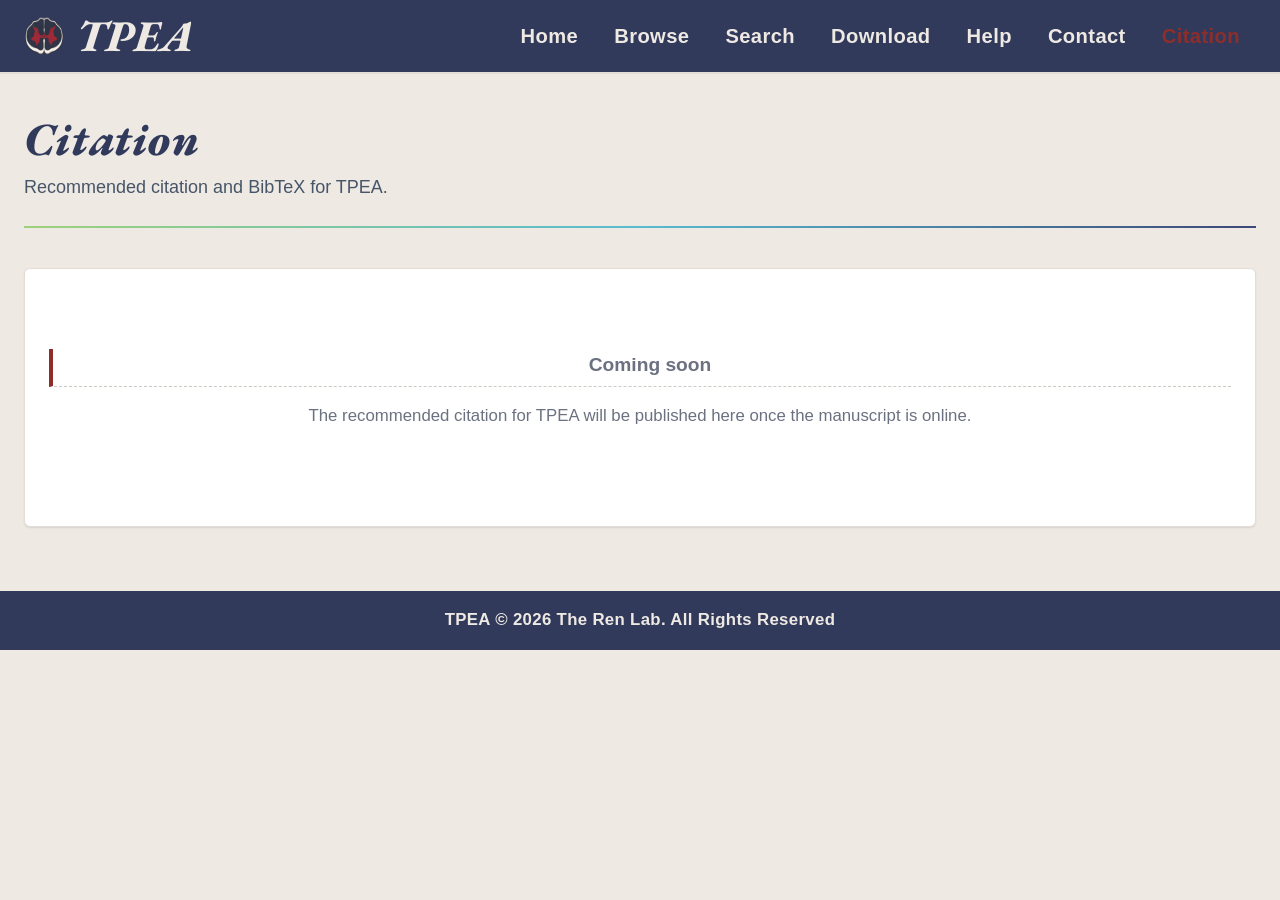
<file: citation.html>
<!DOCTYPE html>
<html lang="en">
<head>
<meta charset="UTF-8">
<meta name="viewport" content="width=device-width, initial-scale=1.0">
<title>Citation &middot; TPEA</title>
<link rel="stylesheet" href="css/style.css">
  <link rel="icon" href="data/favicon.png">
</head>
<body>

<div class="container">
  <div class="page-head">
    <h1>Citation</h1>
    <p class="sub">Recommended citation and BibTeX for TPEA.</p>
  </div>
  <hr class="hr-decor">

  <div class="detail-card" style="text-align:center; padding: 80px 24px">
    <h3 style="justify-content: center; color: var(--c-mute); font-weight: 600">Coming soon</h3>
    <p style="color: var(--c-mute); margin-top: 14px; font-size: 16.8px">
      The recommended citation for TPEA will be published here once the manuscript is online.
    </p>
  </div>
</div>

<script src="js/data_api.js"></script>
<script src="js/layout.js"></script>
<script>
TPEA_LAYOUT.mount();
</script>
</body>
</html>
</file>
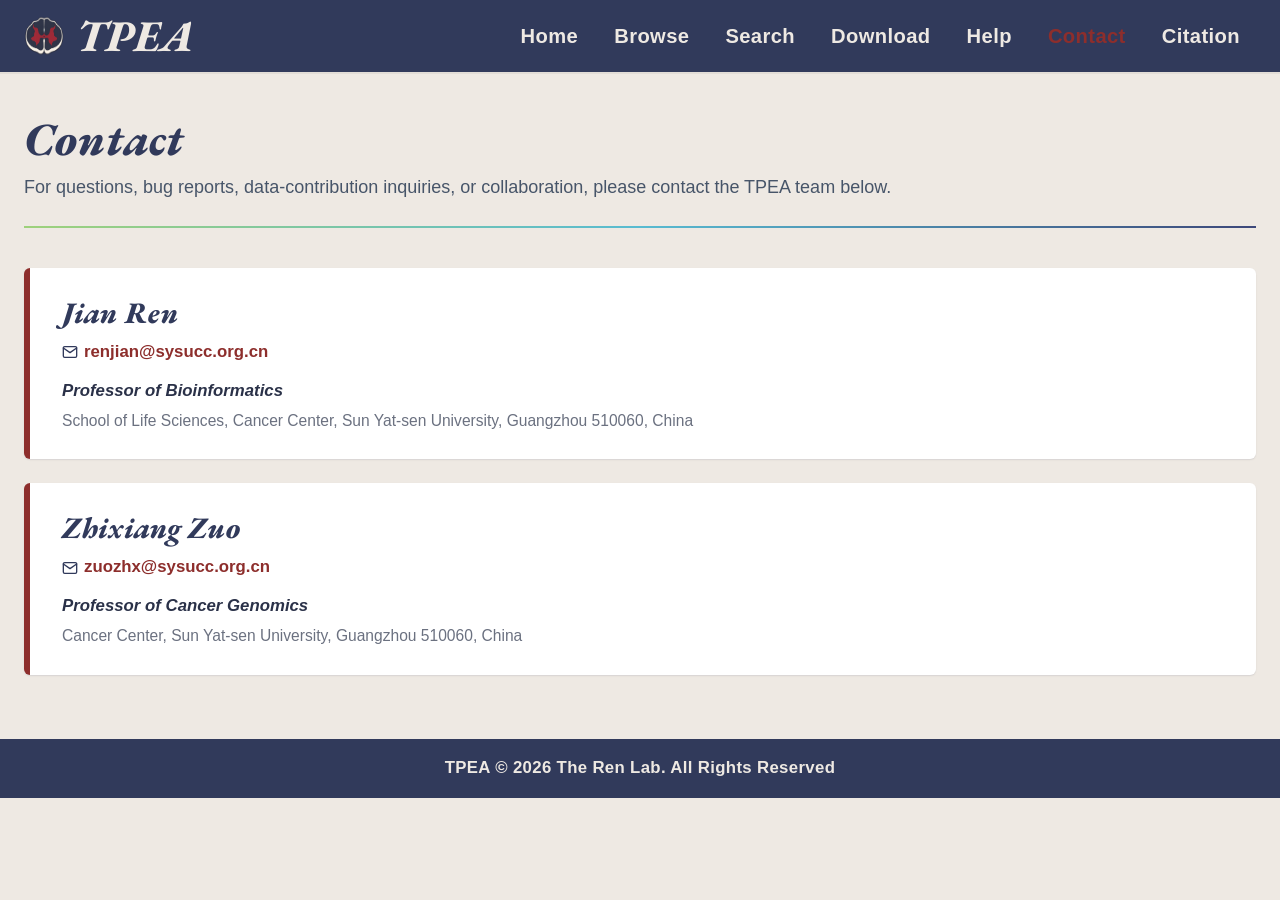
<file: contact.html>
<!DOCTYPE html>
<html lang="en">
<head>
<meta charset="UTF-8">
<meta name="viewport" content="width=device-width, initial-scale=1.0">
<title>Contact &middot; TPEA</title>
<link rel="stylesheet" href="css/style.css">
  <link rel="icon" href="data/favicon.png">
</head>
<body>

<div class="container">
  <div class="page-head">
    <h1>Contact</h1>
    <p class="sub">For questions, bug reports, data-contribution inquiries, or collaboration, please contact the TPEA team below.</p>
  </div>
  <hr class="hr-decor">

  <div class="contact-card">
    <h3>Jian Ren</h3>
    <div class="email">
      <svg viewBox="0 0 24 24" fill="none" stroke="currentColor" stroke-width="2" stroke-linecap="round" stroke-linejoin="round"><path d="M4 4h16c1.1 0 2 .9 2 2v12c0 1.1-.9 2-2 2H4c-1.1 0-2-.9-2-2V6c0-1.1.9-2 2-2z"/><polyline points="22,6 12,13 2,6"/></svg>
      <a href="mailto:renjian@sysucc.org.cn">renjian@sysucc.org.cn</a>
    </div>
    <div class="role">Professor of Bioinformatics</div>
    <div class="affil">School of Life Sciences, Cancer Center, Sun Yat-sen University, Guangzhou 510060, China</div>
  </div>

  <div class="contact-card">
    <h3>Zhixiang Zuo</h3>
    <div class="email">
      <svg viewBox="0 0 24 24" fill="none" stroke="currentColor" stroke-width="2" stroke-linecap="round" stroke-linejoin="round"><path d="M4 4h16c1.1 0 2 .9 2 2v12c0 1.1-.9 2-2 2H4c-1.1 0-2-.9-2-2V6c0-1.1.9-2 2-2z"/><polyline points="22,6 12,13 2,6"/></svg>
      <a href="mailto:zuozhx@sysucc.org.cn">zuozhx@sysucc.org.cn</a>
    </div>
    <div class="role">Professor of Cancer Genomics</div>
    <div class="affil">Cancer Center, Sun Yat-sen University, Guangzhou 510060, China</div>
  </div>
</div>

<script src="js/data_api.js"></script>
<script src="js/layout.js"></script>
<script>TPEA_LAYOUT.mount();</script>
</body>
</html>
</file>
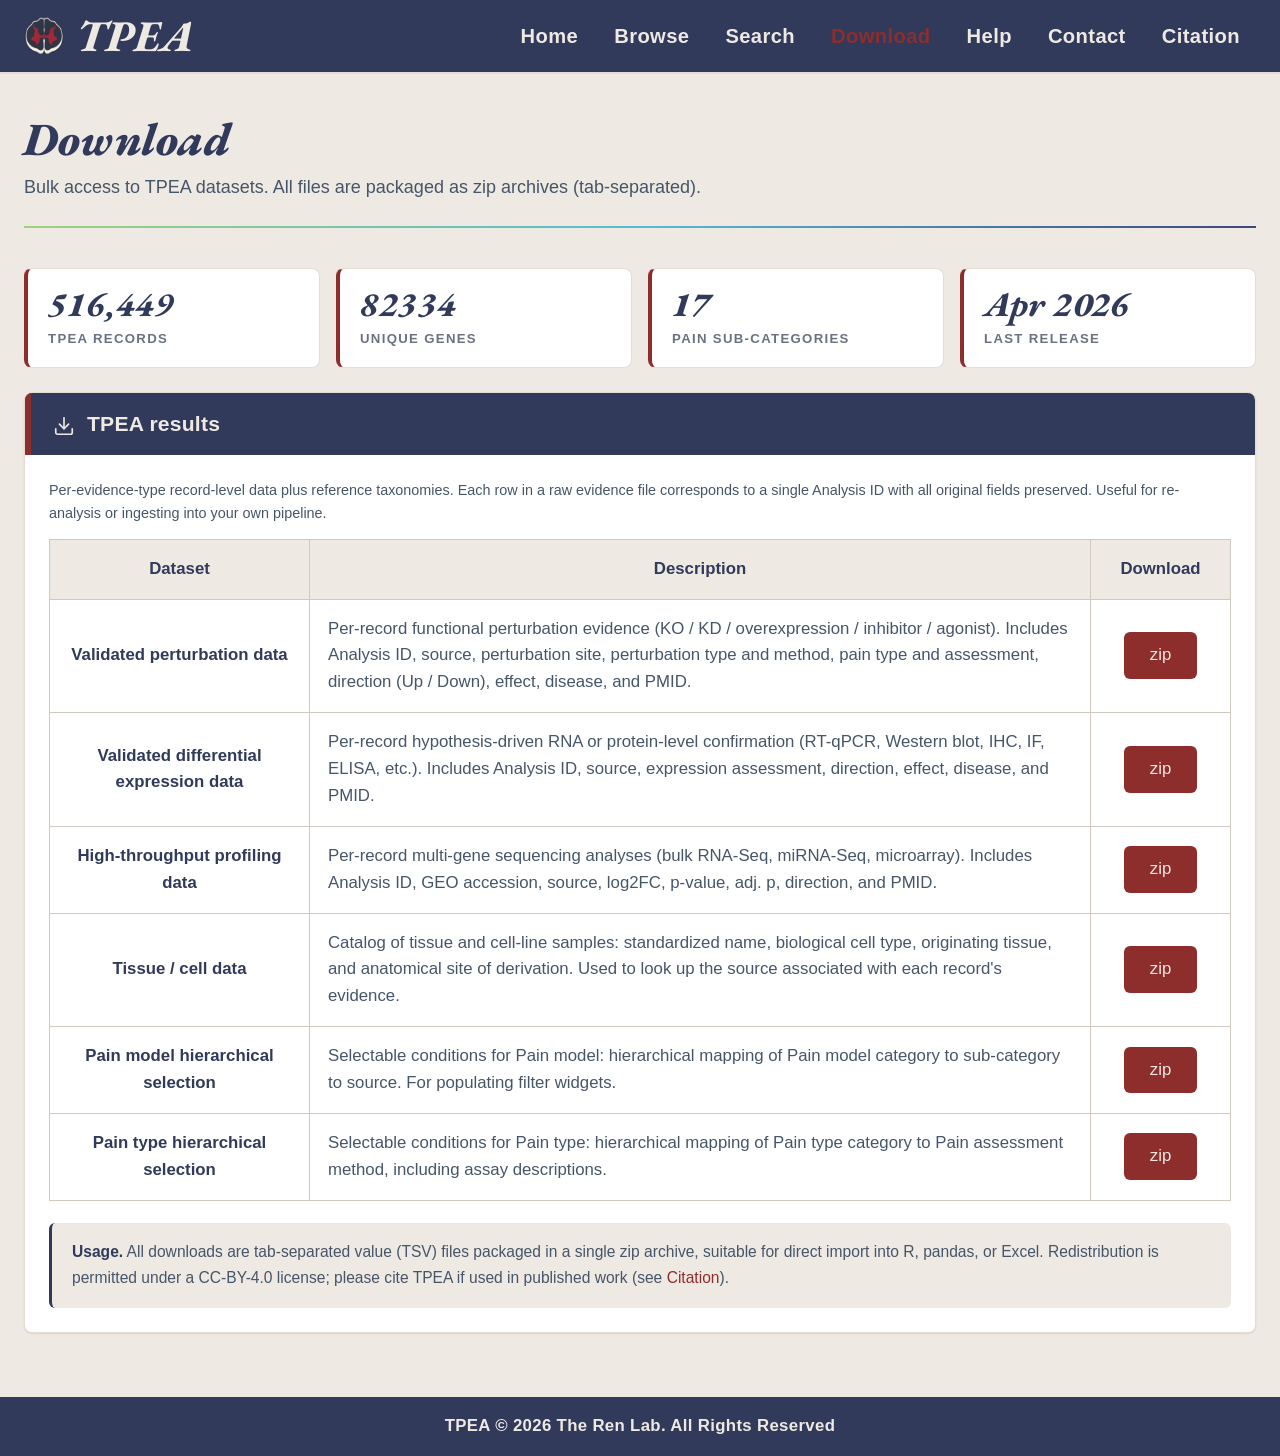
<file: download.html>
<!DOCTYPE html>
<html lang="en">
<head>
<meta charset="UTF-8">
<meta name="viewport" content="width=device-width, initial-scale=1.0">
<title>Download &middot; TPEA</title>
<link rel="stylesheet" href="css/style.css">
<style>
  .dl-table {
    width: 100%;
    border-collapse: collapse;
    font-size: 16.8px;
  }
  .dl-table th, .dl-table td {
    padding: 16px 18px;
    border: 1px solid var(--c-line);
    vertical-align: middle;
  }
  .dl-table th {
    background: var(--c-cream);
    color: var(--c-navy);
    font-weight: 700;
    font-size: 16.8px;
    text-align: center;
  }
  .dl-table td { background: var(--c-white); }
  .dl-table td.name { font-weight: 600; color: var(--c-navy); text-align: center; width: 260px; }
  .dl-table td.desc { color: var(--c-slate); line-height: 1.6; }
  .dl-table td.action { text-align: center; width: 140px; }
  .zip-btn {
    background: var(--c-red);
    color: var(--c-cream);
    padding: 10px 26px;
    border-radius: 6px;
    text-decoration: none;
    font-family: var(--f-body);
    font-weight: 500;
    font-size: 16.8px;
    border: none;
    cursor: pointer;
    display: inline-flex;
    align-items: center;
    gap: 6px;
    transition: background var(--transition);
  }
  .zip-btn:hover { background: var(--c-red-dark); color: var(--c-cream); text-decoration: none; }

  .meta-row {
    display: grid;
    grid-template-columns: repeat(4, 1fr);
    gap: 16px;
    margin-bottom: var(--r-lg);
  }
  .meta-card {
    background: var(--c-white);
    padding: 18px 20px;
    border-radius: 8px;
    border: 1px solid var(--c-line-soft);
    border-left: 4px solid var(--c-red);
  }
  .meta-card .v {
    font-family: var(--f-display);
    font-style: italic;
    font-weight: 900;
    font-size: 2.16rem;
    color: var(--c-navy);
    line-height: 1;
  }
  .meta-card .l {
    font-size: 13.2px;
    color: var(--c-mute);
    letter-spacing: 0.1em;
    text-transform: uppercase;
    margin-top: 6px;
    font-weight: 600;
  }
  @media (max-width: 900px) { .meta-row { grid-template-columns: 1fr 1fr; } }
</style>
  <link rel="icon" href="data/favicon.png">
</head>
<body>

<div class="container">
  <div class="page-head">
    <h1>Download</h1>
    <p class="sub">Bulk access to TPEA datasets. All files are packaged as zip archives (tab-separated).</p>
  </div>
  <hr class="hr-decor">

  <div class="meta-row">
    <div class="meta-card"><div class="v" id="m-rec">0</div><div class="l">TPEA records</div></div>
    <div class="meta-card"><div class="v" id="m-gene">0</div><div class="l">Unique genes</div></div>
    <div class="meta-card"><div class="v" id="m-sub">0</div><div class="l">Pain sub-categories</div></div>
    <div class="meta-card"><div class="v">Apr 2026</div><div class="l">Last release</div></div>
  </div>

  <section class="panel">
    <div class="panel-banner">
      <span class="icon"><svg viewBox="0 0 24 24"><path d="M21 15v4a2 2 0 0 1-2 2H5a2 2 0 0 1-2-2v-4"/><polyline points="7 10 12 15 17 10"/><line x1="12" y1="15" x2="12" y2="3"/></svg></span>
      TPEA results
    </div>
    <div class="panel-body">
      <p style="margin: 0 0 14px; color: var(--c-slate); font-size: 14.4px">
        Per-evidence-type record-level data plus reference taxonomies. Each row in a raw evidence file corresponds to a single Analysis ID with all original fields preserved. Useful for re-analysis or ingesting into your own pipeline.
      </p>
      <table class="dl-table">
        <thead>
          <tr>
            <th>Dataset</th>
            <th>Description</th>
            <th>Download</th>
          </tr>
        </thead>
        <tbody>
          <tr>
            <td class="name">Validated perturbation data</td>
            <td class="desc">Per-record functional perturbation evidence (KO / KD / overexpression / inhibitor / agonist). Includes Analysis ID, source, perturbation site, perturbation type and method, pain type and assessment, direction (Up / Down), effect, disease, and PMID.</td>
            <td class="action"><a class="zip-btn" href="#" onclick="doDownload(event,'raw_perturbation')">zip</a></td>
          </tr>
          <tr>
            <td class="name">Validated differential expression data</td>
            <td class="desc">Per-record hypothesis-driven RNA or protein-level confirmation (RT-qPCR, Western blot, IHC, IF, ELISA, etc.). Includes Analysis ID, source, expression assessment, direction, effect, disease, and PMID.</td>
            <td class="action"><a class="zip-btn" href="#" onclick="doDownload(event,'raw_expression')">zip</a></td>
          </tr>
          <tr>
            <td class="name">High-throughput profiling data</td>
            <td class="desc">Per-record multi-gene sequencing analyses (bulk RNA-Seq, miRNA-Seq, microarray). Includes Analysis ID, GEO accession, source, log2FC, p-value, adj. p, direction, and PMID.</td>
            <td class="action"><a class="zip-btn" href="#" onclick="doDownload(event,'raw_sequencing')">zip</a></td>
          </tr>
          <tr>
            <td class="name">Tissue / cell data</td>
            <td class="desc">Catalog of tissue and cell-line samples: standardized name, biological cell type, originating tissue, and anatomical site of derivation. Used to look up the source associated with each record's evidence.</td>
            <td class="action"><a class="zip-btn" href="#" onclick="doDownload(event,'tissue_cell_data')">zip</a></td>
          </tr>
          <tr>
            <td class="name">Pain model hierarchical selection</td>
            <td class="desc">Selectable conditions for Pain model: hierarchical mapping of Pain model category to sub-category to source. For populating filter widgets.</td>
            <td class="action"><a class="zip-btn" href="#" onclick="doDownload(event,'pain_model_hierarchy')">zip</a></td>
          </tr>
          <tr>
            <td class="name">Pain type hierarchical selection</td>
            <td class="desc">Selectable conditions for Pain type: hierarchical mapping of Pain type category to Pain assessment method, including assay descriptions.</td>
            <td class="action"><a class="zip-btn" href="#" onclick="doDownload(event,'pain_type_hierarchy')">zip</a></td>
          </tr>
        </tbody>
      </table>

      <div style="margin-top: 22px; padding: 16px 20px; background: var(--c-cream); border-radius: 6px; border-left: 3px solid var(--c-navy); font-size: 15.6px; color: var(--c-slate); line-height: 1.7">
        <strong style="color: var(--c-navy)">Usage.</strong> All downloads are tab-separated value (TSV) files packaged in a single zip archive, suitable for direct import into R, pandas, or Excel. Redistribution is permitted under a CC-BY-4.0 license; please cite TPEA if used in published work (see <a href="citation.html">Citation</a>).
      </div>
    </div>
  </section>
</div>

<script src="js/data_api.js"></script>
<script src="js/layout.js"></script>
<script>
(async () => {
TPEA_LAYOUT.mount();
await window.TPEA_DATA_READY;
const D = window.TPEA_DATA;
const U = window.TPEA_UTIL;

U.qs('#m-rec').textContent = D.records.length.toLocaleString();
U.qs('#m-gene').textContent = new Set(D.records.map(r => r.gene)).size;
U.qs('#m-sub').textContent = D.painModels.length;

function tsv(rows, headers) {
  const esc = v => {
    if (v == null) return '';
    return String(v).replace(/\t/g, ' ').replace(/\n/g, ' ');
  };
  // Each header can be either a string (used both as field key and display name)
  // or a [fieldKey, displayName] tuple (different on-disk column header).
  const keyOf  = h => Array.isArray(h) ? h[0] : h;
  const labelOf = h => Array.isArray(h) ? h[1] : h;
  return [headers.map(labelOf).join('\t')]
    .concat(rows.map(r => headers.map(h => esc(r[keyOf(h)])).join('\t')))
    .join('\n');
}
function triggerDownload(content, filename) {
  const blob = new Blob([content], { type: 'text/plain;charset=utf-8' });
  const url = URL.createObjectURL(blob);
  const a = document.createElement('a');
  a.href = url; a.download = filename; a.click();
  setTimeout(() => URL.revokeObjectURL(url), 200);
}

function doDownload(e, dataset) {
  e.preventDefault();
  let content, filename;
  if (dataset === 'tissue_cell_data') {
    /* Tissue / cell-line catalog: standardized name, biological cell type,
       originating tissue, and anatomical site of derivation.
       Column headers match the curated source spreadsheet exactly. */
    content = tsv(
      D.tissueCellCatalog,
      [
        ['new_name',     'New_name'],
        ['cell_type',    'Cell_type'],
        ['tissue',       'Tissue'],
        ['derived_from', 'Derived from site'],
      ]
    );
    filename = 'TPEA_tissue_cell_data.tsv';
  } else if (dataset === 'pain_model_hierarchy') {
    content = tsv(D.painModels.map(m => ({
      category: m.category, sub_category: m.sub, full_name: m.fullName,
      species: m.species.join(';'), pmid: m.pmid || ''
    })), ['category','sub_category','full_name','species','pmid']);
    filename = 'TPEA_pain_model_hierarchy.tsv';
  } else if (dataset === 'pain_type_hierarchy') {
    content = tsv(D.painTypes, ['type','assessment','desc']);
    filename = 'TPEA_pain_type_hierarchy.tsv';
  } else if (dataset === 'raw_sequencing') {
    /* Expand every record's seq evidence into rows */
    const rows = [];
    D.records.forEach(rec => {
      const ev = D.buildEvidence(rec);
      ev.seqRows.forEach(r => {
        rows.push({
          analysis_id: r.analysis_id,
          tpea_id: rec.tpea_id,
          gene: rec.gene,
          ensembl: rec.ensembl,
          organism: rec.organism_sci || rec.organism,
          source: r.tissue,
          model_cat: rec.model_cat,
          model_sub: rec.model_sub,
          gse: r.gse,
          assay: r.assay,
          direction: r.direction,
          log2fc: r.log2fc.toFixed(3),
          pvalue: r.pvalue.toExponential(3),
          adj_p: r.adjp.toExponential(3),
          pmid: r.pmid,
        });
      });
    });
    content = tsv(rows, ['analysis_id','tpea_id','gene','ensembl','organism','source','model_cat','model_sub','gse','assay','direction','log2fc','pvalue','adj_p','pmid']);
    filename = 'TPEA_raw_sequencing.tsv';
  } else if (dataset === 'raw_expression') {
    const rows = [];
    D.records.forEach(rec => {
      const ev = D.buildEvidence(rec);
      ev.exprRows.forEach(r => {
        rows.push({
          analysis_id: r.analysis_id,
          tpea_id: rec.tpea_id,
          level: 'Expression',
          gene: rec.gene,
          pain_model_category: r.pain_model_category,
          pain_model_sub_category: r.pain_model_sub,
          source: r.source,
          organism: r.organism,
          expression_assessment: r.expression_assessment,
          direction: r.direction,
          effect: r.effect,
          disease: r.disease,
          pmid: r.pmid,
        });
      });
    });
    content = tsv(rows, ['analysis_id','tpea_id','level','gene','pain_model_category','pain_model_sub_category','source','organism','expression_assessment','direction','effect','disease','pmid']);
    filename = 'TPEA_raw_expression.tsv';
  } else if (dataset === 'raw_perturbation') {
    const rows = [];
    D.records.forEach(rec => {
      const ev = D.buildEvidence(rec);
      ev.pertRows.forEach(r => {
        rows.push({
          analysis_id: r.analysis_id,
          tpea_id: rec.tpea_id,
          level: 'Perturbation',
          gene: rec.gene,
          pain_model_category: r.pain_model_category,
          pain_model_sub_category: r.pain_model_sub,
          source: r.source,
          perturbation_site: r.perturbation_site,
          organism: r.organism,
          pain_type: r.pain_type,
          pain_assessment: r.pain_assessment,
          perturbation: r.perturbation,
          perturbation_method: r.perturbation_method,
          direction: r.direction,
          effect: r.effect,
          disease: r.disease,
          pmid: r.pmid,
        });
      });
    });
    content = tsv(rows, ['analysis_id','tpea_id','level','gene','pain_model_category','pain_model_sub_category','source','perturbation_site','organism','pain_type','pain_assessment','perturbation','perturbation_method','direction','effect','disease','pmid']);
    filename = 'TPEA_raw_perturbation.tsv';
  }
  triggerDownload(content, filename);
}
window.doDownload = doDownload;
})();
</script>
</body>
</html>
</file>
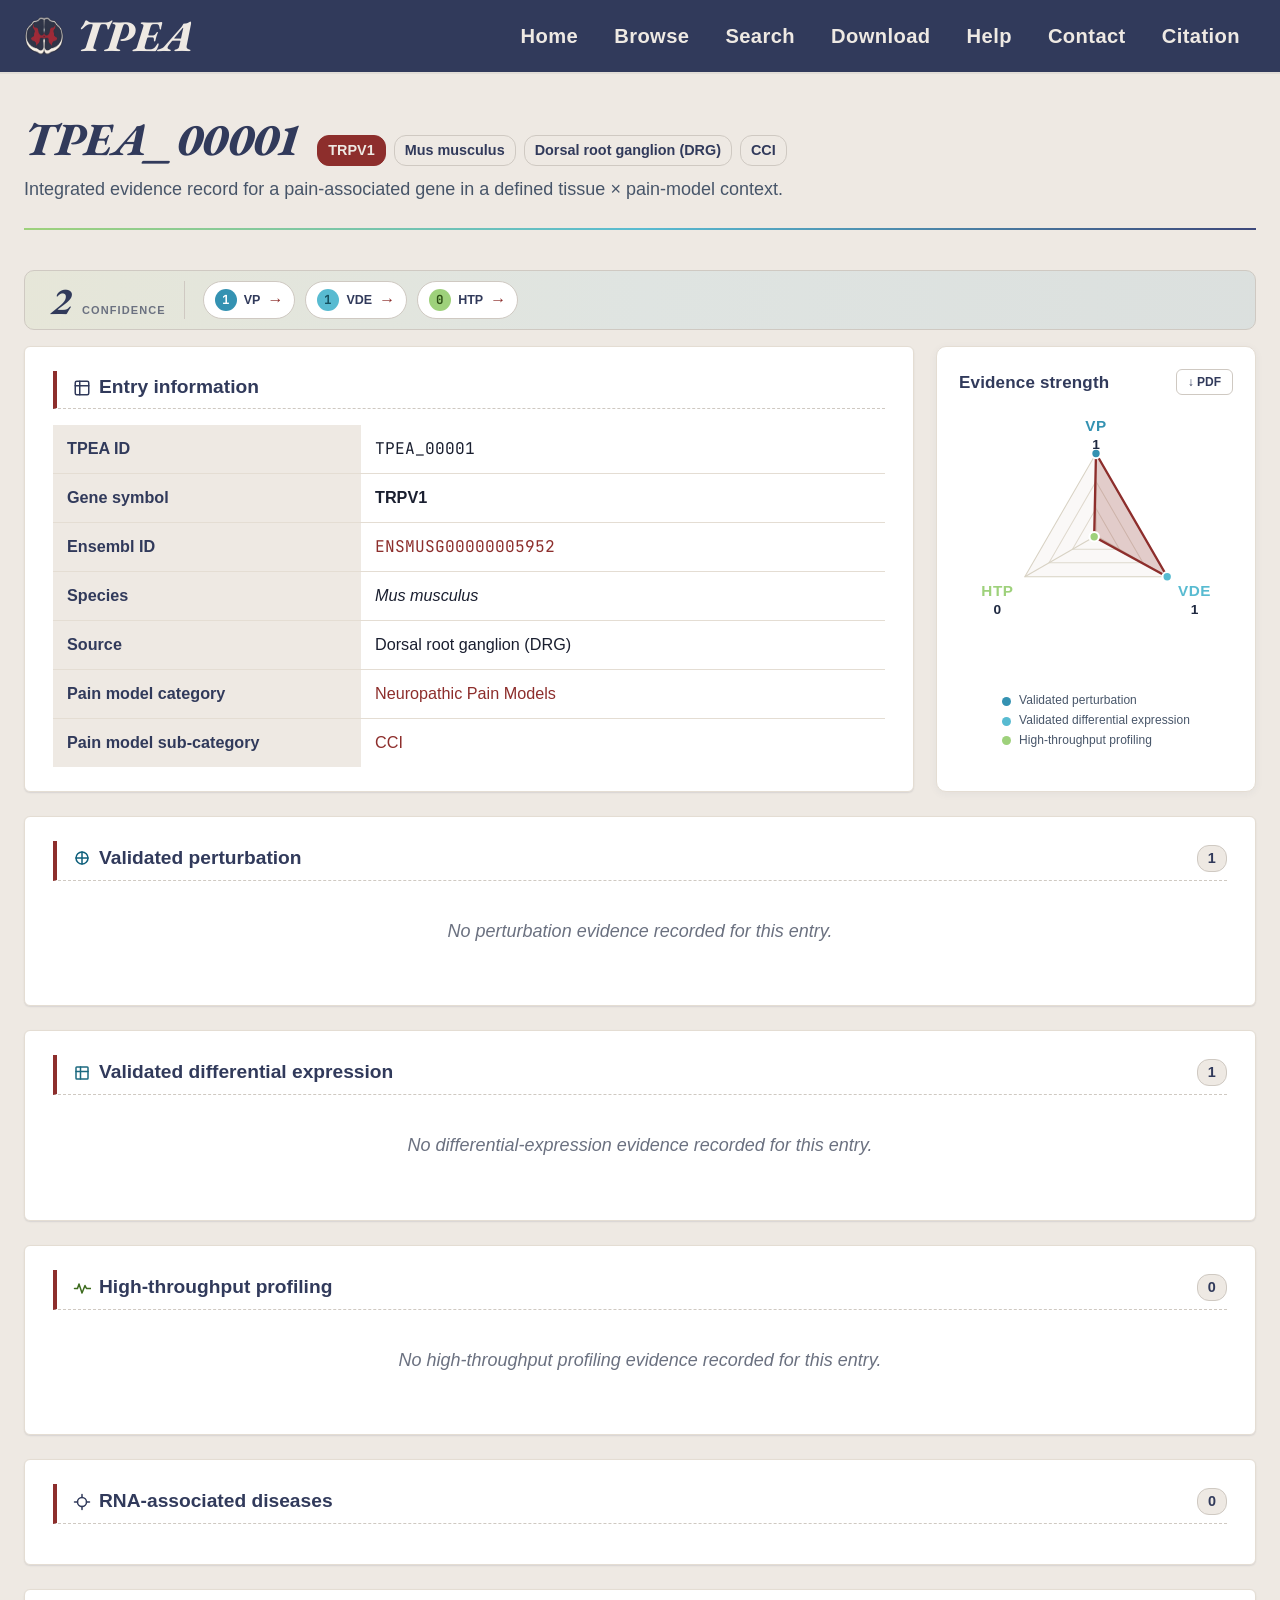
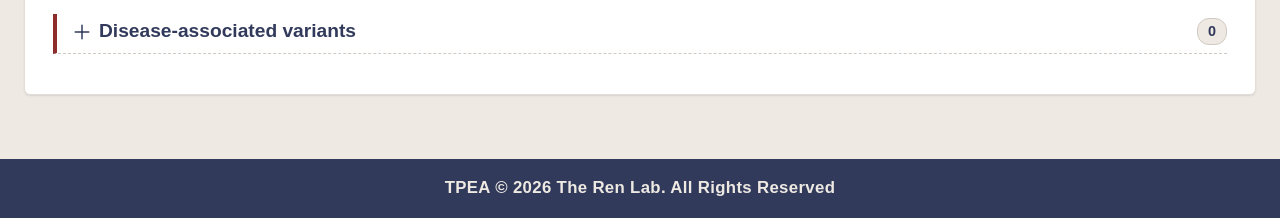
<file: entry.html>
<!DOCTYPE html>
<html lang="en">
<head>
<meta charset="UTF-8">
<meta name="viewport" content="width=device-width, initial-scale=1.0">
<title>Entry &middot; TPEA</title>
<link rel="stylesheet" href="css/style.css">
<style>
  .entry-head {
    display: flex;
    align-items: baseline;
    gap: 16px;
    flex-wrap: wrap;
    margin-bottom: 8px;
  }
  .entry-title {
    font-family: var(--f-display);
    font-style: italic;
    font-weight: 900;
    font-size: 2.88rem;
    color: var(--c-red);
    margin: 0;
    letter-spacing: -0.01em;
  }
  .entry-chips { display: flex; gap: 8px; flex-wrap: wrap; margin-top: 4px; }
  .chip {
    display: inline-block;
    padding: 3px 10px;
    border-radius: 12px;
    font-size: 14.4px;
    font-weight: 600;
    background: var(--c-cream);
    color: var(--c-navy);
    border: 1px solid var(--c-line);
  }
  .chip-red { background: var(--c-red); color: var(--c-cream); border-color: var(--c-red); }

  /* Two-column layout removed — see "detail的侧边栏还是取消" spec.
     Content now flows full-width without an aside. */

  /* Confidence hero (now without radar) */
  .confidence-hero {
    display: grid;
    grid-template-columns: auto 1fr;
    gap: 18px;
    align-items: center;
    padding: 10px 22px;
    background: linear-gradient(90deg, rgba(158,209,123,0.10), rgba(88,187,209,0.10), rgba(52,146,178,0.10));
    border-radius: 10px;
    border: 1px solid var(--c-line);
    margin-bottom: var(--r-md);
  }
  .confidence-score {
    font-family: var(--f-display);
    font-style: italic;
    font-weight: 900;
    font-size: 2.4rem;
    color: var(--c-navy);
    line-height: 1;
    padding: 0 18px 0 4px;
    border-right: 1px solid var(--c-line);
    display: flex;
    align-items: baseline;
    gap: 10px;
  }
  .confidence-score small { font-family: var(--f-body); font-style: normal; font-weight: 600; font-size: 11px; color: var(--c-mute); letter-spacing: 0.1em; text-transform: uppercase; }
  /* Compact pills inside the (half-height) confidence hero */
  .confidence-hero .conf-jumps { gap: 10px; flex-wrap: wrap; }
  .confidence-hero .conf-jump {
    padding: 5px 11px;
    font-size: 12.5px;
    gap: 7px;
  }
  .confidence-hero .conf-jump-num {
    width: 22px; height: 22px;
    font-size: 12.5px;
  }
  .confidence-hero .conf-arrow { font-size: 16px; }

  /* Info row: Entry information (left) + Radar card (right) */
  .info-row {
    display: grid;
    grid-template-columns: 1fr 320px;
    gap: 22px;
    align-items: stretch;
  }
  .info-row > .detail-card { margin-bottom: 0; }
  .radar-card {
    background: var(--c-white);
    border: 1px solid var(--c-line-soft);
    border-radius: 10px;
    padding: 22px 22px 18px;
    display: flex;
    flex-direction: column;
    align-items: center;
    box-shadow: 0 2px 8px rgba(49,58,91,0.05);
  }
  .radar-card-head {
    width: 100%;
    display: flex;
    justify-content: space-between;
    align-items: center;
    margin-bottom: 10px;
  }
  .radar-card-title {
    font-family: var(--f-body);
    font-weight: 700;
    color: var(--c-navy);
    font-size: 17px;
    margin: 0;
    letter-spacing: 0.01em;
  }
  .radar-card svg { width: 100%; max-width: 280px; height: auto; }
  .radar-card .caption {
    margin-top: 10px;
    font-size: 13px;
    color: var(--c-mute);
    text-align: center;
    letter-spacing: 0.06em;
    text-transform: uppercase;
    font-weight: 600;
    font-family: var(--f-body);
  }
  @media (max-width: 1100px) {
    .info-row { grid-template-columns: 1fr; }
  }

  /* Disease-associated variants tag */
  .var-tag {
    display: inline-block;
    background: var(--c-cream);
    color: var(--c-navy);
    padding: 2px 10px;
    border-radius: 4px;
    font-size: 13.8px;
    font-weight: 600;
    border: 1px solid var(--c-line);
  }
</style>
  <link rel="icon" href="data/favicon.png">
</head>
<body>

<div class="container">
  <div class="page-head">
    <div class="entry-head">
      <h1 class="entry-title" id="entry-title">&hellip;</h1>
      <div class="entry-chips" id="entry-chips"></div>
    </div>
    <p class="sub">Integrated evidence record for a pain-associated gene in a defined tissue &times; pain-model context.</p>
  </div>
  <hr class="hr-decor">

  <!-- Confidence hero banner with clickable evidence buttons -->
  <div class="confidence-hero" id="conf-hero" style="display:none">
    <div class="confidence-score"><span id="conf-num">0</span><small>Confidence</small></div>
    <div class="conf-jumps" id="conf-breakdown"></div>
  </div>

      <!-- Info row: Entry information (left) + Radar card (right, with download) -->
      <div class="info-row" id="info">
        <div class="detail-card" style="margin-bottom: 0">
          <h3>
            <svg width="18" height="18" viewBox="0 0 24 24" fill="none" stroke="currentColor" stroke-width="2" stroke-linecap="round" stroke-linejoin="round"><rect x="3" y="3" width="18" height="18" rx="2"/><path d="M3 9h18M9 3v18"/></svg>
            Entry information
          </h3>
          <table class="kv-table" id="kv-info"></table>
        </div>

        <div class="radar-card">
          <div class="radar-card-head">
            <h4 class="radar-card-title">Evidence strength</h4>
            <button class="btn btn-sm btn-ghost" id="dl-radar" title="Download radar as PDF" style="padding: 5px 11px; font-size: 12px">&darr; PDF</button>
          </div>
          <svg id="ev-radar" viewBox="0 0 260 260" style="margin-bottom: -2px"></svg>
          <div id="ev-radar-caption" class="caption" style="text-transform: none; letter-spacing: 0.005em; text-align: left; font-weight: 400; color: var(--c-slate); line-height: 1.65; padding: 4px 2px 0; font-size: 12px">
            <div><span style="display:inline-block; width:9px; height:9px; border-radius:50%; background: #3492B2; margin-right:8px; vertical-align:middle"></span>Validated perturbation</div>
            <div><span style="display:inline-block; width:9px; height:9px; border-radius:50%; background: #58BBD1; margin-right:8px; vertical-align:middle"></span>Validated differential expression</div>
            <div><span style="display:inline-block; width:9px; height:9px; border-radius:50%; background: #9ED17B; margin-right:8px; vertical-align:middle"></span>High-throughput profiling</div>
          </div>
        </div>
      </div>

      <!-- Validated perturbation — highest evidence tier -->
      <div class="detail-card" id="pert" style="margin-top: var(--r-lg)">
        <h3>
          <svg width="18" height="18" viewBox="0 0 24 24" fill="none" stroke="#0f607c" stroke-width="2" stroke-linecap="round" stroke-linejoin="round"><circle cx="12" cy="12" r="8"/><path d="M12 4v16M4 12h16"/></svg>
          Validated perturbation
          <span class="chip ev-tag ev-tag-pert" id="pert-count" style="margin-left: auto">0</span>
        </h3>
        <div id="pert-body">
          <p style="color:var(--c-mute); font-style: italic; text-align:center; padding: 20px 0">No perturbation evidence recorded for this entry.</p>
        </div>
        <div class="pager" id="pert-pager" style="display:none"></div>
      </div>

      <!-- Validated differential expression — middle evidence tier -->
      <div class="detail-card" id="expr">
        <h3>
          <svg width="18" height="18" viewBox="0 0 24 24" fill="none" stroke="#1c6a80" stroke-width="2" stroke-linecap="round" stroke-linejoin="round"><rect x="4" y="4" width="16" height="16" rx="1"/><path d="M4 10h16M10 4v16"/></svg>
          Validated differential expression
          <span class="chip ev-tag ev-tag-expr" id="expr-count" style="margin-left: auto">0</span>
        </h3>
        <div id="expr-body">
          <p style="color:var(--c-mute); font-style: italic; text-align:center; padding: 20px 0">No differential-expression evidence recorded for this entry.</p>
        </div>
        <div class="pager" id="expr-pager" style="display:none"></div>
      </div>

      <!-- High-throughput profiling — discovery tier -->
      <div class="detail-card" id="seq">
        <h3>
          <svg width="18" height="18" viewBox="0 0 24 24" fill="none" stroke="#3d6b1e" stroke-width="2" stroke-linecap="round" stroke-linejoin="round"><path d="M2 14h4l2-6 4 12 4-10 2 4h8"/></svg>
          High-throughput profiling
          <span class="chip ev-tag ev-tag-seq" id="seq-count" style="margin-left: auto">0</span>
        </h3>
        <div id="seq-body">
          <p style="color:var(--c-mute); font-style: italic; text-align:center; padding: 20px 0">No high-throughput profiling evidence recorded for this entry.</p>
        </div>
        <div class="pager" id="seq-pager" style="display:none"></div>
      </div>


      <!-- RNA-associated diseases (DisGeNET-style) — navy theme to match other cards (per spec page 9) -->
      <div class="detail-card" id="diseases">
        <h3>
          <svg width="18" height="18" viewBox="0 0 24 24" fill="none" stroke="currentColor" stroke-width="2" stroke-linecap="round" stroke-linejoin="round"><path d="M12 2v4M12 18v4M2 12h4M18 12h4"/><circle cx="12" cy="12" r="6"/></svg>
          RNA-associated diseases
          <span class="chip" id="dis-count" style="margin-left: auto; background: var(--c-cream); color: var(--c-navy); border-color: var(--c-line); font-weight: 700">0</span>
        </h3>
        <div id="dis-body"></div>
        <div class="pager" id="dis-pager" style="display:none"></div>
      </div>

      <!-- Disease-associated variants — navy theme (per spec page 9) -->
      <div class="detail-card" id="variants">
        <h3>
          <svg width="18" height="18" viewBox="0 0 24 24" fill="none" stroke="currentColor" stroke-width="2" stroke-linecap="round" stroke-linejoin="round"><path d="M3 12h18M12 3v18"/></svg>
          Disease-associated variants
          <span class="chip" id="var-count" style="margin-left: auto; background: var(--c-cream); color: var(--c-navy); border-color: var(--c-line); font-weight: 700">0</span>
        </h3>
        <div id="var-body"></div>
      </div>
</div>

<script src="js/data_api.js"></script>
<script src="js/layout.js"></script>
<script>
(async () => {
TPEA_LAYOUT.mount();
await window.TPEA_DATA_READY;
const D = window.TPEA_DATA;
const U = window.TPEA_UTIL;

const id = U.getQueryParam('id') || (D.records[0] && D.records[0].tpea_id);
const rec = D.records.find(r => r.tpea_id === id) || D.records[0];

if (!rec) {
  U.qs('.container').innerHTML = `<div class="detail-card"><h3>Entry not found</h3><p>No entry exists for ID <code>${U.esc(id)}</code>. <a href="browse.html">Return to Browse &raquo;</a></p></div>`;
} else {
  U.qs('#entry-title').textContent = rec.tpea_id;
  U.qs('#entry-chips').innerHTML = `
    <span class="chip chip-red">${U.esc(rec.gene)}</span>
    <span class="chip">${U.esc(rec.organism_sci || rec.organism)}</span>
    <span class="chip">${U.esc(rec.tissue)}</span>
    <span class="chip">${U.esc(rec.model_sub)}</span>
  `;

  // Confidence hero with CLICKABLE jump buttons (per spec)
  U.qs('#conf-hero').style.display = 'grid';
  U.qs('#conf-num').textContent = rec.confidence;
  U.qs('#conf-breakdown').innerHTML = `
    <a class="conf-jump pert" href="#pert" title="Validated perturbation">
      <span class="conf-jump-num">${rec.pert}</span>
      <span>VP</span>
      <span class="conf-arrow">&rarr;</span>
    </a>
    <a class="conf-jump expr" href="#expr" title="Validated differential expression">
      <span class="conf-jump-num">${rec.expr}</span>
      <span>VDE</span>
      <span class="conf-arrow">&rarr;</span>
    </a>
    <a class="conf-jump seq"  href="#seq" title="High-throughput profiling">
      <span class="conf-jump-num">${rec.seq}</span>
      <span>HTP</span>
      <span class="conf-arrow">&rarr;</span>
    </a>
  `;

  // Evidence radar/triangle (3 corners; area encodes strength).
  // Pert at top apex (highest tier), DE bottom-right, HTS bottom-left.
  (function drawRadar() {
    const svg = U.qs('#ev-radar');
    const cx = 130, cy = 124, R = 78;
    const max = Math.max(rec.seq, rec.expr, rec.pert, 1);
    const angles = [-90, 30, 150];
    const labels = [
      ['VP',  ''],
      ['VDE', ''],
      ['HTP', ''],
    ];
    const colors = [D.evidenceColors.pert, D.evidenceColors.expr, D.evidenceColors.seq];
    const vals   = [rec.pert, rec.expr, rec.seq];
    let html = '';
    // grid rings (33%, 66%, 100%)
    [0.33, 0.66, 1].forEach((t, ri) => {
      const pts = angles.map(a => {
        const r = R * t;
        return [cx + r * Math.cos(a * Math.PI / 180), cy + r * Math.sin(a * Math.PI / 180)];
      });
      html += '<polygon points="' + pts.map(p => p.join(',')).join(' ') + '" fill="' + (ri === 2 ? 'rgba(238,233,227,0.3)' : 'none') + '" stroke="#d8d2c4" stroke-width="1"/>';
    });
    // axes lines
    angles.forEach(a => {
      const x = cx + R * Math.cos(a * Math.PI / 180);
      const y = cy + R * Math.sin(a * Math.PI / 180);
      html += '<line x1="' + cx + '" y1="' + cy + '" x2="' + x + '" y2="' + y + '" stroke="#d8d2c4" stroke-width="1"/>';
    });
    // data polygon
    const pts = angles.map((a, i) => {
      const r = Math.max(2, (vals[i] / max) * R);
      return [cx + r * Math.cos(a * Math.PI / 180), cy + r * Math.sin(a * Math.PI / 180)];
    });
    html += '<polygon points="' + pts.map(p => p.join(',')).join(' ') + '" fill="rgba(141,46,44,0.22)" stroke="#8D2E2C" stroke-width="2.2"/>';
    pts.forEach((p, i) => {
      html += '<circle cx="' + p[0] + '" cy="' + p[1] + '" r="4.5" fill="' + colors[i] + '" stroke="#fff" stroke-width="2"/>';
    });
    // Labels — single-line (VP / VDE / HTP); colored to match the polygon vertex.
    angles.forEach((a, i) => {
      const lx = cx + (R + 30) * Math.cos(a * Math.PI / 180);
      const ly = cy + (R + 26) * Math.sin(a * Math.PI / 180) + 5;
      html += '<text x="' + lx + '" y="' + ly + '" font-size="14.5" font-weight="800" font-family="Arial" fill="' + colors[i] + '" text-anchor="middle" letter-spacing="0.5">' + labels[i][0] + '</text>';
      const vy = ly + 17;
      html += '<text x="' + lx + '" y="' + vy + '" font-size="13" font-weight="700" font-family="Arial" fill="#1f2941" text-anchor="middle">' + vals[i] + '</text>';
    });
    svg.innerHTML = html;
  })();

  /* Download radar as PDF */
  U.qs('#dl-radar').addEventListener('click', () => {
    U.downloadSvgAsPdf(
      U.qs('#ev-radar'),
      'TPEA_evidence_radar_' + (rec.tpea_id || 'entry'),
      {
        bottomLegendItems: [
          { label: 'Validated perturbation',             color: '#3492B2' },
          { label: 'Validated differential expression',  color: '#58BBD1' },
          { label: 'High-throughput profiling',          color: '#9ED17B' },
        ],
      }
    );
  });

  // Entry information KV table — Organism shows ONLY scientific name; NO Confidence row
  U.qs('#kv-info').innerHTML = `
    <tr><td>TPEA ID</td><td class="text-mono">${U.esc(rec.tpea_id)}</td></tr>
    <tr><td>Gene symbol</td><td><strong>${U.esc(rec.gene)}</strong></td></tr>
    <tr><td>Ensembl ID</td><td>${U.ensemblLink(rec.ensembl)}</td></tr>
    <tr><td>Species</td><td><em>${U.esc(rec.organism_sci || rec.organism)}</em></td></tr>
    <tr><td>Source</td><td>${U.esc(rec.tissue)}</td></tr>
    <tr><td>Pain model category</td><td><a href="browse.html?cat=${encodeURIComponent(rec.model_cat)}">${U.esc(rec.model_cat)}</a></td></tr>
    <tr><td>Pain model sub-category</td><td><a href="painmodel.html?id=${encodeURIComponent(rec.model_sub)}">${U.esc(rec.model_sub)}</a></td></tr>
  `;

  const ev = D.buildEvidence(rec);

  U.qs('#seq-count').textContent = rec.seq;
  U.qs('#expr-count').textContent = rec.expr;
  U.qs('#pert-count').textContent = rec.pert;

  /* Generic paged table renderer */
  const PER_PAGE_DEFAULT = 10;

  function renderPagedTable(opts) {
    // opts: { rows, headers (array of {label, tip, style}), tdRender (row -> cells html string), bodyEl, pagerEl, emptyMsg }
    const total = opts.rows.length;
    if (!total) {
      opts.bodyEl.innerHTML = `<p style="color:var(--c-mute); font-style: italic; text-align:center; padding: 20px 0">${opts.emptyMsg}</p>`;
      opts.pagerEl.style.display = 'none';
      return;
    }
    let page = 1;
    let pageSize = PER_PAGE_DEFAULT;
    function draw() {
      const pages = Math.max(1, Math.ceil(total / pageSize));
      if (page > pages) page = pages;
      const from = (page - 1) * pageSize;
      const to = Math.min(from + pageSize, total);
      const slice = opts.rows.slice(from, to);
      opts.bodyEl.innerHTML = `
        <div class="table-wrap">
          <div style="overflow-x: auto">
            <table class="data-table">
              <thead>
                <tr>
                  ${opts.headers.map(h => `<th${h.style?` style="${h.style}"`:''}${h.tip?` data-tip="${U.esc(h.tip)}"`:''}>${h.label}</th>`).join('')}
                </tr>
              </thead>
              <tbody>
                ${slice.map(opts.tdRender).join('')}
              </tbody>
            </table>
          </div>
        </div>
      `;
      // Show the pager (with page-size + Go-to-page controls) whenever we have
      // more rows than the smallest page-size option, so the user can switch
      // page sizes / jump pages even on small datasets.
      if (total > PER_PAGE_DEFAULT) {
        opts.pagerEl.style.display = 'flex';
        U.renderPager(
          opts.pagerEl,
          page,
          pages,
          total,
          p => { page = p; draw(); },
          newSize => { pageSize = newSize; page = 1; draw(); }
        );
      } else {
        opts.pagerEl.style.display = 'none';
      }
    }
    draw();
  }

  /* Sequencing — Add Analysis ID column. Samples column removed per spec.
     All cells inherit centered alignment from .data-table tbody td.
     Bulk-level only (data.js already enforces). */
  renderPagedTable({
    rows: ev.seqRows,
    bodyEl: U.qs('#seq-body'),
    pagerEl: U.qs('#seq-pager'),
    emptyMsg: 'No sequencing evidence recorded for this entry.',
    headers: [
      { label: 'Analysis<br>ID',  tip: 'Analysis identifier' },
      { label: 'GEO<br>accession',tip: 'NCBI GEO series accession' },
      { label: 'Assay',           tip: 'Bulk-level sequencing assay type' },
      { label: 'Source',          tip: 'Tissue or cell line of evidence' },
      { label: 'Direction',       tip: 'Up = expression direction and pain direction agree (e.g. gene upregulated in pain). Down = directions disagree.' },
      { label: 'log2FC',          tip: 'Log2 fold change (pain vs. control)' },
      { label: 'p-value',         tip: 'Raw p-value of the differential test' },
      { label: 'adj. p',          tip: 'Multiple-testing-corrected p-value' },
      { label: 'Disease',         tip: 'Associated disease or pain condition' },
      { label: 'PMID',            tip: 'PubMed identifier of the source paper' },
    ],
    tdRender: r => `
      <tr>
        <td class="text-mono" style="font-size: 14.4px">${U.esc(r.analysis_id)}</td>
        <td>${U.geoLink(r.gse)}</td>
        <td>${U.esc(r.assay)}</td>
        <td>${U.esc(r.tissue)}</td>
        <td>${U.dirBadge(r.direction)}</td>
        <td class="text-mono">${r.log2fc.toFixed(2)}</td>
        <td class="text-mono">${r.pvalue.toExponential(2)}</td>
        <td class="text-mono">${r.adjp.toExponential(2)}</td>
        <td>${U.esc(r.disease)}</td>
        <td>${U.pmidLink(r.pmid)}</td>
      </tr>
    `,
  });

  /* Expression — full schema per spec.
     Columns: Analysis ID, Source, Expression assessment, Direction, Effect, Disease, PMID.
     (Level/Gene/Pain model are implicit from the entry header.) */
  renderPagedTable({
    rows: ev.exprRows,
    bodyEl: U.qs('#expr-body'),
    pagerEl: U.qs('#expr-pager'),
    emptyMsg: 'No expression-level evidence recorded for this entry.',
    headers: [
      { label: 'Analysis<br>ID',           tip: 'Analysis identifier' },
      { label: 'Source',                   tip: 'Tissue or cell where expression of the target gene was assessed' },
      { label: 'Expression<br>assessment', tip: 'Method used to compare expression in pain model vs. control (e.g. RT-qPCR, Western blot, IHC, IF, ELISA)' },
      { label: 'Direction',                tip: 'Up = expression direction and pain direction agree (e.g. gene upregulated in pain). Down = directions disagree.' },
      { label: 'Effect',                   tip: 'Key finding describing the differential expression of the gene between pain model and control' },
      { label: 'Disease',                  tip: 'Disease modeled by this pain paradigm' },
      { label: 'PMID',                     tip: 'PubMed identifier of the source publication' },
    ],
    tdRender: r => `
      <tr>
        <td class="text-mono" style="font-size: 14.4px">${U.esc(r.analysis_id)}</td>
        <td>${U.esc(r.source)}</td>
        <td><strong>${U.esc(r.expression_assessment)}</strong></td>
        <td>${U.dirBadge(r.direction)}</td>
        <td style="max-width: 760px; min-width: 480px"><div class="clamp-3">${U.esc(r.effect)}</div></td>
        <td>${U.esc(r.disease)}</td>
        <td>${U.pmidLink(r.pmid)}</td>
      </tr>
    `,
  });

  /* Perturbation — full schema per spec.
     Columns: Analysis ID, Source, Perturbation site, Perturbation, Perturbation method,
     Pain type, Pain assessment, Effect, Disease, PMID. */
  renderPagedTable({
    rows: ev.pertRows,
    bodyEl: U.qs('#pert-body'),
    pagerEl: U.qs('#pert-pager'),
    emptyMsg: 'No perturbation evidence recorded for this entry.',
    headers: [
      { label: 'Analysis<br>ID',            tip: 'Analysis identifier' },
      { label: 'Source',                    tip: 'Tissue or cell where successful perturbation was confirmed (e.g. via Western blot or IF)' },
      { label: 'Perturbation<br>site',      tip: 'Site of injection or local treatment; "Systemic" if globally perturbed (e.g. germline KO)' },
      { label: 'Perturbation',              tip: 'Type of gene perturbation: Overexpress / Knockout / Knock down / Inhibitor / Agonist' },
      { label: 'Perturbation<br>method',    tip: 'Specific method (Overexpress: Electroporation/Viral/CRISPRa; Knock down: siRNA/shRNA/ASO/CRISPRi; Knockout: CRISPR-Cas9/Cre-loxP; Inhibitor/Agonist: drug name or neutralizing antibody)' },
      { label: 'Pain<br>type',              tip: 'Mechanical / Thermal / Cold / Chemical / Visceral pain, Electrophysiology, or Spontaneous behavior' },
      { label: 'Pain<br>assessment',        tip: 'Specific behavioral or physiological assay used (e.g. Von Frey, Hot plate, Hargreaves, Formalin test)' },
      { label: 'Direction',                 tip: 'Up = perturbation result is consistent with gene-pain coupling (e.g. KO → less pain → gene is pro-pain). Down = perturbation result is opposite to expression direction (e.g. KO → more pain → gene is anti-pain).' },
      { label: 'Effect',                    tip: 'Key finding describing how the pain phenotype changed after perturbation' },
      { label: 'Disease',                   tip: 'Disease modeled by this pain paradigm' },
      { label: 'PMID',                      tip: 'PubMed identifier of the source publication' },
    ],
    tdRender: r => `
      <tr>
        <td class="text-mono" style="font-size: 14.4px">${U.esc(r.analysis_id)}</td>
        <td>${U.esc(r.source)}</td>
        <td>${U.esc(r.perturbation_site)}</td>
        <td><strong>${U.esc(r.perturbation)}</strong></td>
        <td>${U.esc(r.perturbation_method)}</td>
        <td>${U.esc(r.pain_type)}</td>
        <td>${U.esc(r.pain_assessment)}</td>
        <td>${U.dirBadgePert(r.direction)}</td>
        <td style="max-width: 760px; min-width: 480px"><div class="clamp-3">${U.esc(r.effect)}</div></td>
        <td>${U.esc(r.disease)}</td>
        <td>${U.pmidLink(r.pmid)}</td>
      </tr>
    `,
  });

  /* RNA-associated diseases */
  U.qs('#dis-count').textContent = ev.diseaseRows.length;
  renderPagedTable({
    rows: ev.diseaseRows,
    bodyEl: U.qs('#dis-body'),
    pagerEl: U.qs('#dis-pager'),
    emptyMsg: 'No RNA-associated diseases recorded.',
    headers: [
      { label: 'Gene<br>symbol' },
      { label: 'Disease<br>name' },
      { label: 'Source' },
      { label: 'PMID' },
    ],
    tdRender: r => {
      const cui = (r.source || '').replace('DisGeNET:', '');
      return `
        <tr>
          <td><strong>${U.esc(r.gene)}</strong></td>
          <td>${U.esc(r.disease)}</td>
          <td><a href="https://www.disgenet.org/disease/${U.esc(r.cui)}/summary" target="_blank" rel="noopener" class="text-mono" style="font-size: 14.4px">${U.esc(r.source)}</a></td>
          <td>${U.pmidLink(r.pmid)}</td>
        </tr>
      `;
    },
  });

  /* Disease-associated variants */
  U.qs('#var-count').textContent = ev.variantRows.length;
  if (!ev.variantRows.length) {
    U.qs('#var-body').innerHTML = `<p style="color:var(--c-mute); font-style: italic; text-align:center; padding: 20px 0">No disease-associated variants recorded.</p>`;
  } else {
    U.qs('#var-body').innerHTML = `
      <div class="table-wrap">
        <div style="overflow-x: auto">
          <table class="data-table">
            <thead>
              <tr>
                <th>Gene<br>symbol</th>
                <th>Origin</th>
                <th>Genomic<br>location</th>
                <th>Ref</th>
                <th>Alt</th>
                <th>Type</th>
                <th>dbSNP<br>ID</th>
                <th>Associated<br>disease</th>
                <th>Source</th>
              </tr>
            </thead>
            <tbody>
              ${ev.variantRows.map(r => `
                <tr>
                  <td><strong>${U.esc(r.gene)}</strong></td>
                  <td>${U.esc(r.origin)}</td>
                  <td class="text-mono" style="font-size: 14.4px">${U.esc(r.genomic_location)}</td>
                  <td class="text-mono">${U.esc(r.ref)}</td>
                  <td class="text-mono">${U.esc(r.alt)}</td>
                  <td>${U.esc(r.type)}</td>
                  <td>${r.dbsnp ? `<a href="https://www.ncbi.nlm.nih.gov/snp/${r.dbsnp}" target="_blank" rel="noopener" class="text-mono" style="font-size: 14.4px">${r.dbsnp}</a>` : '<span style="color:var(--c-mute)">n/a</span>'}</td>
                  <td><span class="var-tag">${U.esc(r.associated_disease)}</span></td>
                  <td>${U.esc(r.source)}</td>
                </tr>
              `).join('')}
            </tbody>
          </table>
        </div>
      </div>
    `;
  }

  /* If URL contains a hash, scroll to section */
  if (location.hash) {
    setTimeout(() => {
      const el = document.querySelector(location.hash);
      if (el) el.scrollIntoView({ behavior: 'smooth', block: 'start' });
    }, 120);
  }
}
})();
</script>
</body>
</html>
</file>
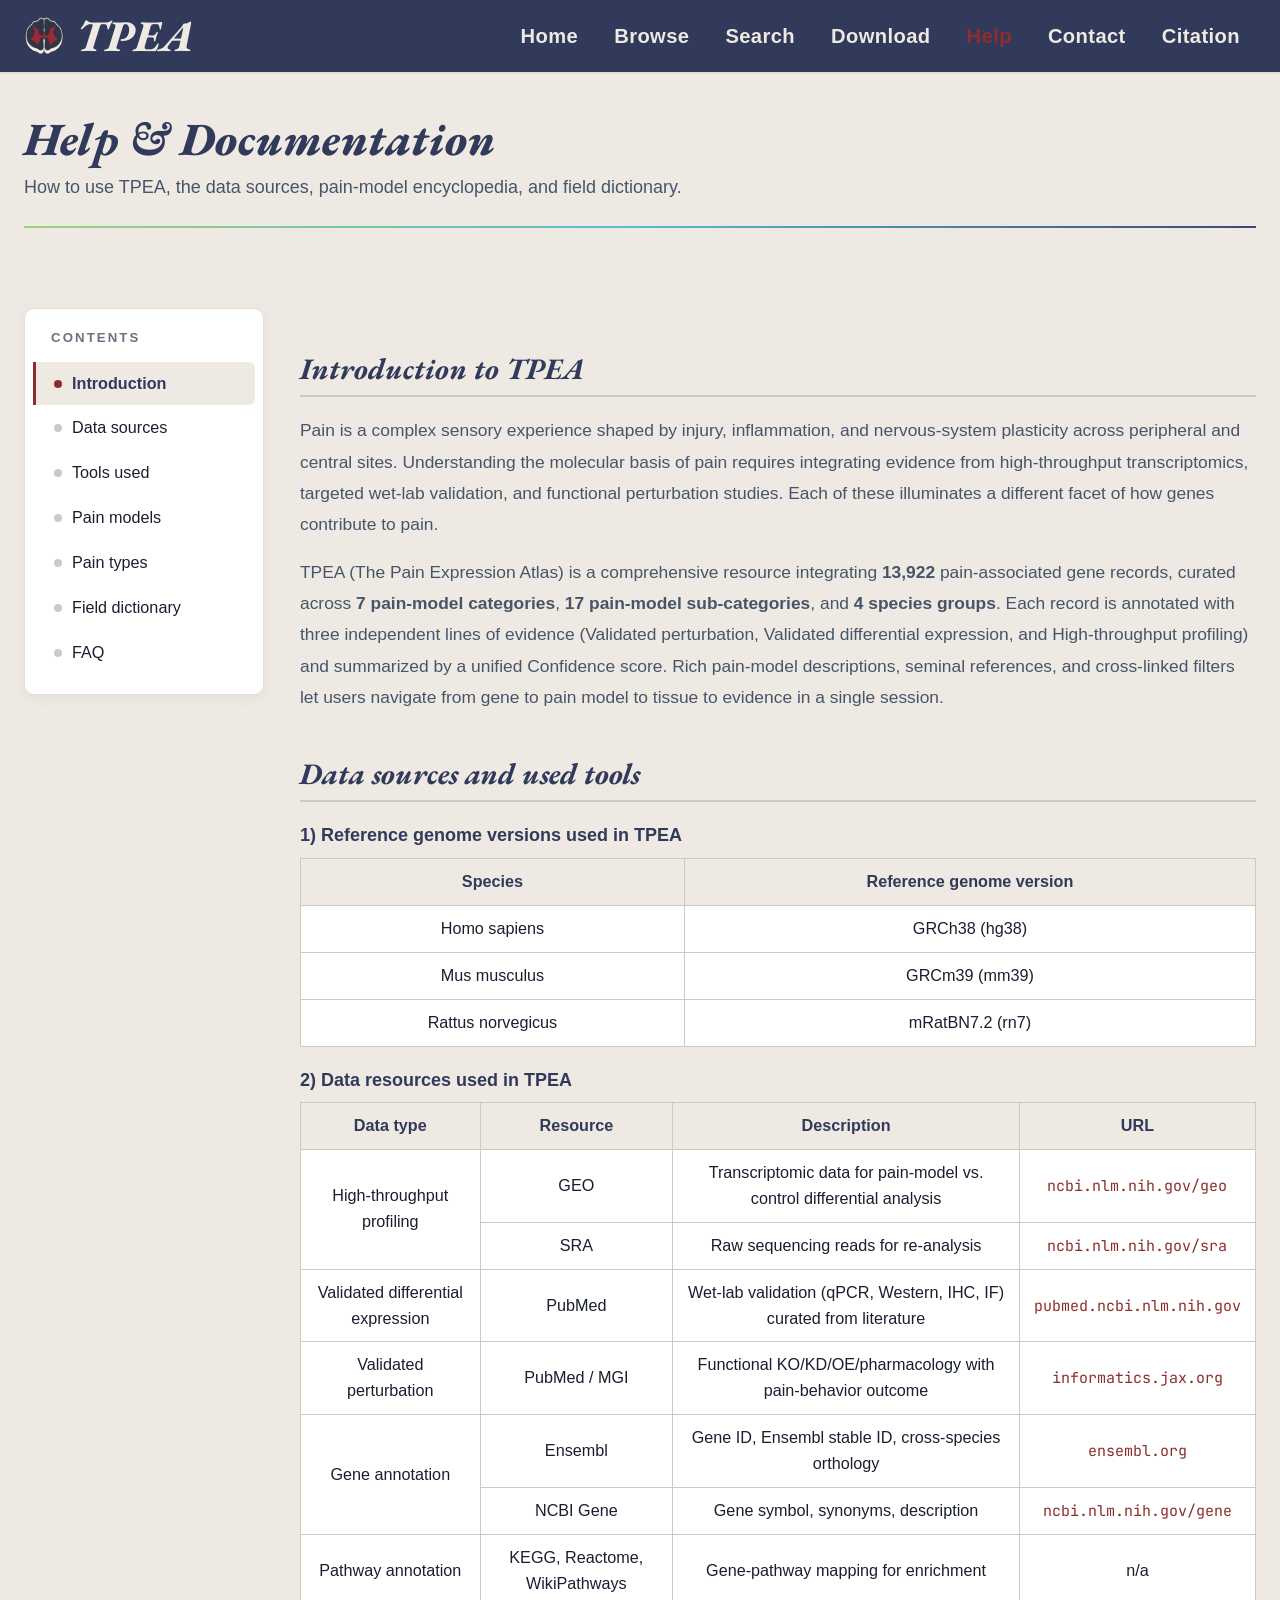
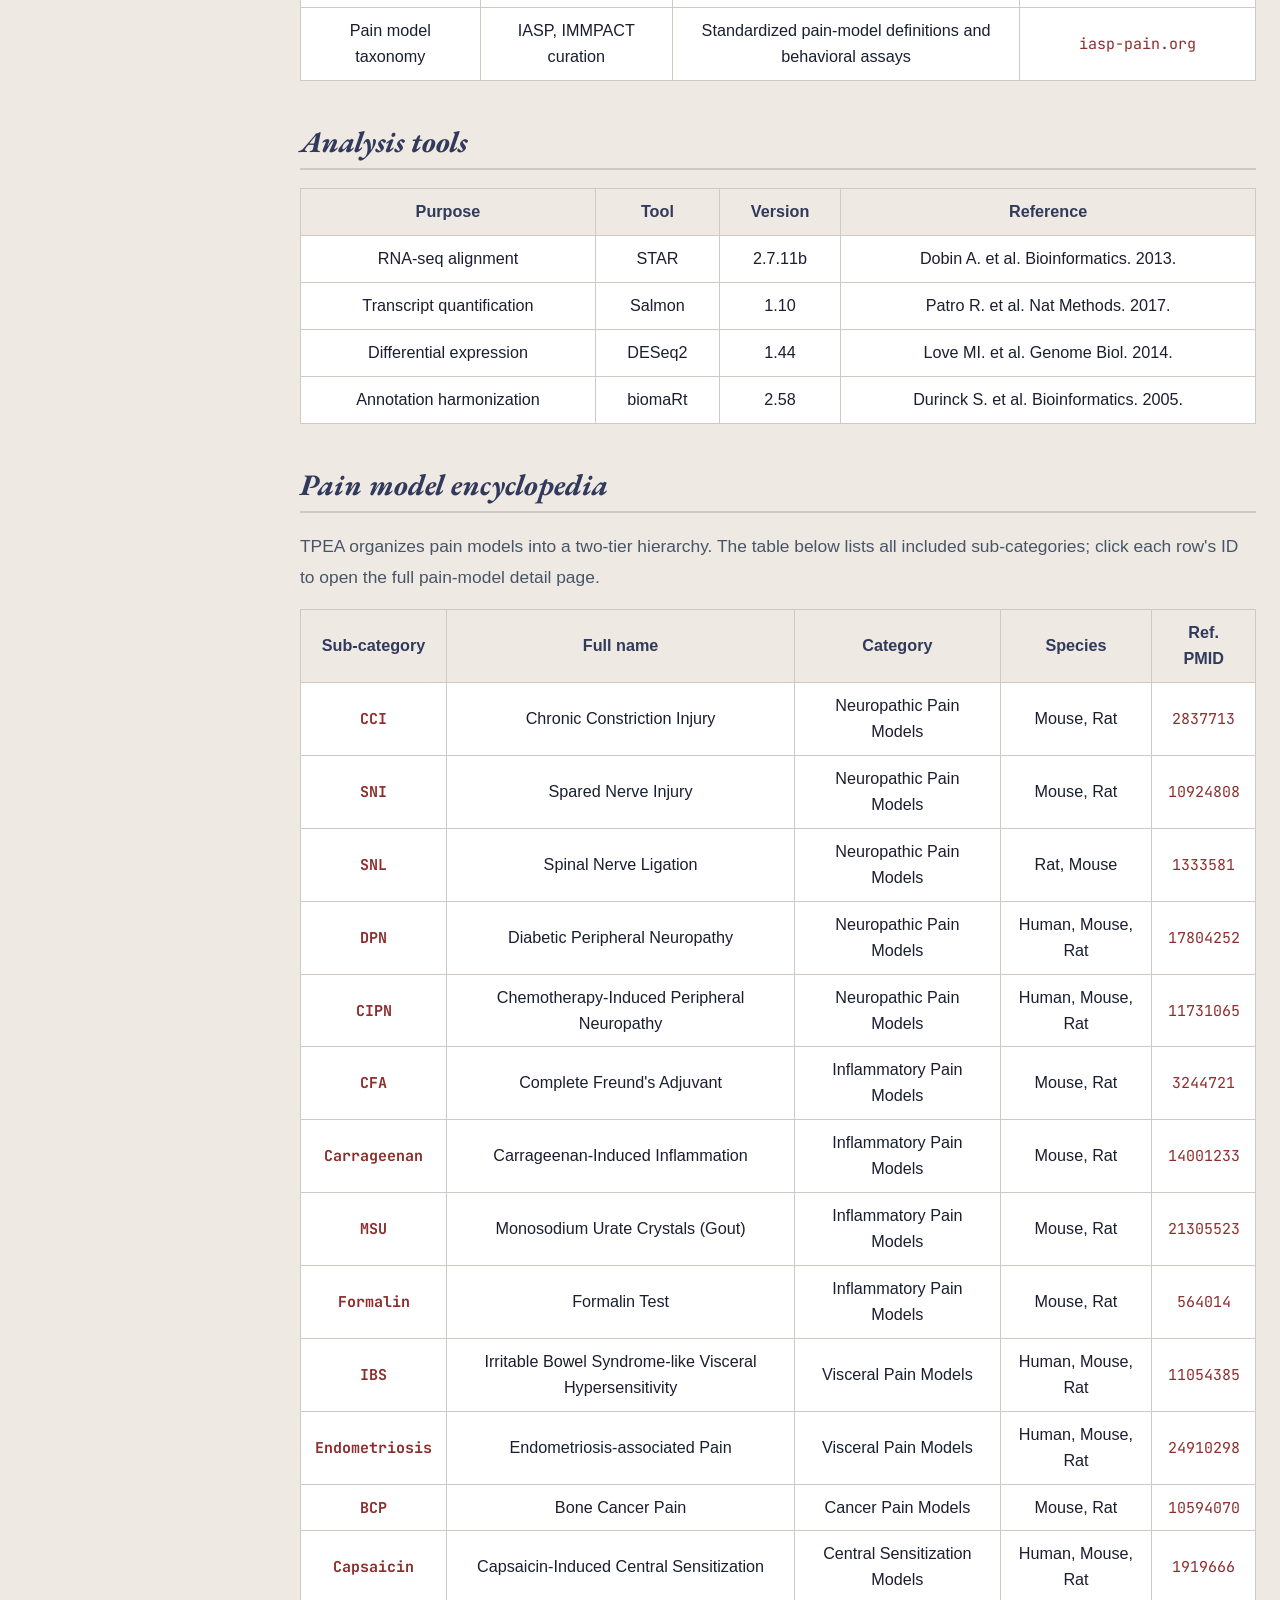
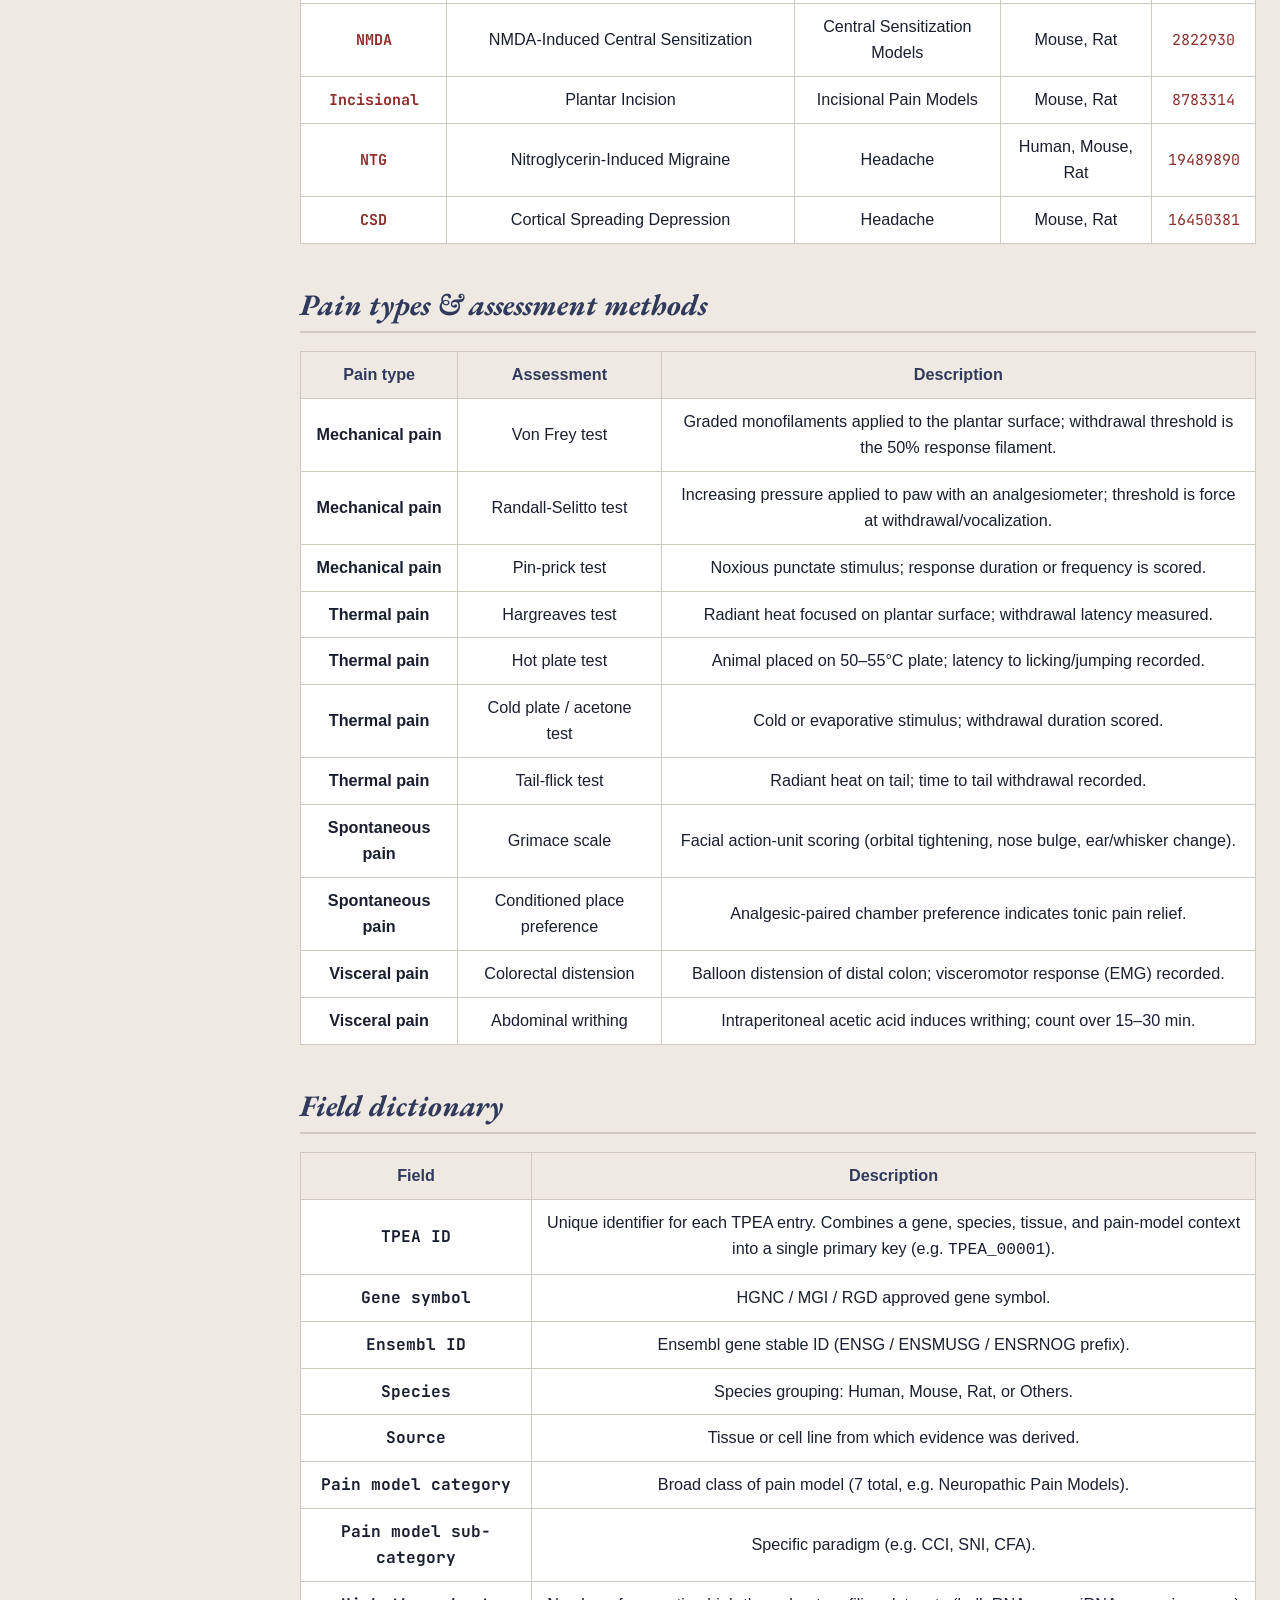
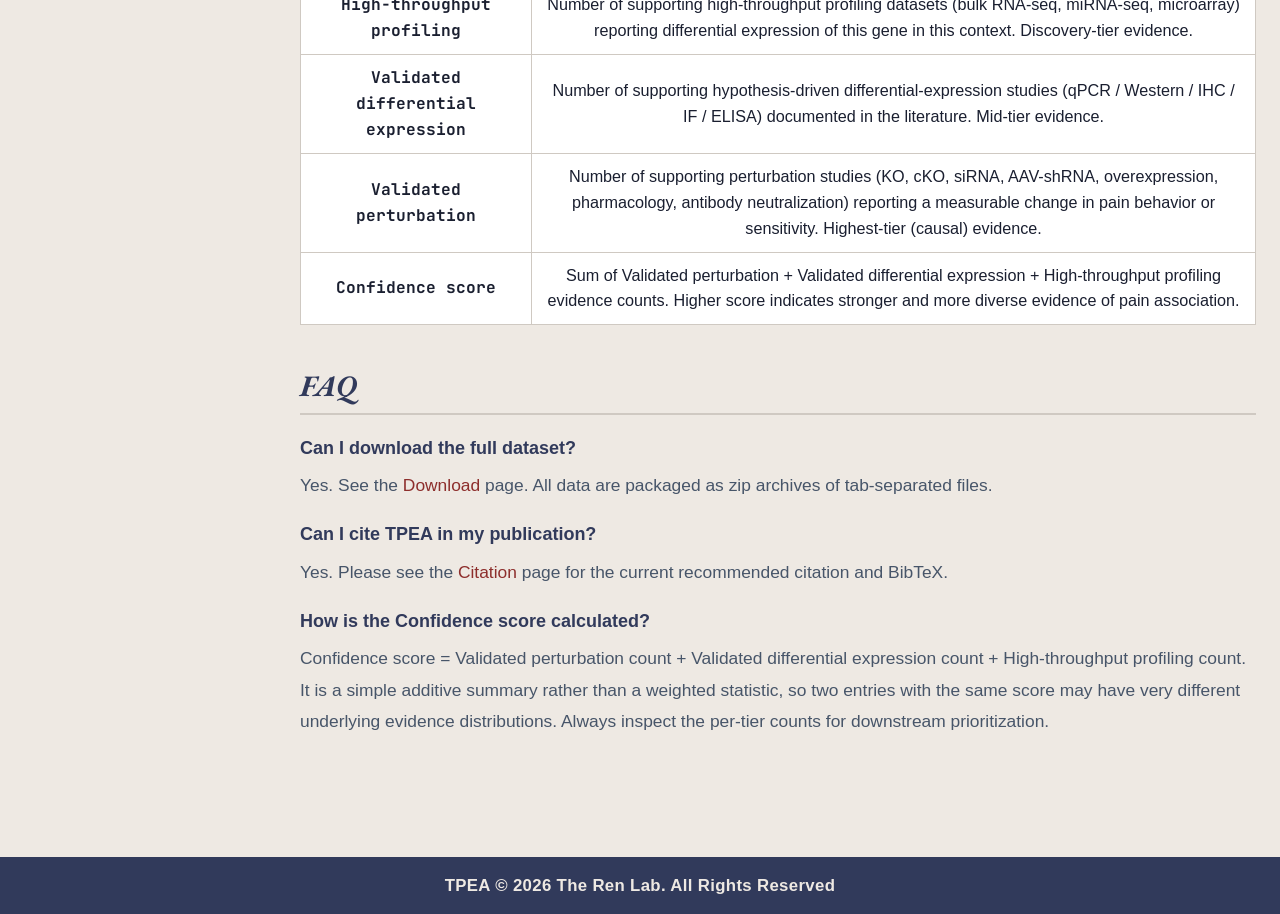
<file: help.html>
<!DOCTYPE html>
<html lang="en">
<head>
<meta charset="UTF-8">
<meta name="viewport" content="width=device-width, initial-scale=1.0">
<title>Help &middot; TPEA</title>
<link rel="stylesheet" href="css/style.css">
<style>
  .doc h2 {
    font-family: var(--f-display);
    font-weight: 700;
    font-style: italic;
    font-size: 1.86rem;
    color: var(--c-navy);
    padding-bottom: 8px;
    border-bottom: 2px solid var(--c-line);
    margin-top: 42px;
    margin-bottom: 18px;
    scroll-margin-top: 96px;
  }
  .doc h3 {
    font-family: var(--f-body);
    font-weight: 700;
    font-size: 18px;
    color: var(--c-navy);
    margin-top: 22px;
    margin-bottom: 10px;
  }
  .doc p { color: var(--c-slate); line-height: 1.8; font-size: 17.4px; }
  .doc table.ref {
    width: 100%;
    border-collapse: collapse;
    margin-bottom: 14px;
    font-size: 16.2px;
  }
  .doc table.ref th {
    background: var(--c-cream);
    color: var(--c-navy);
    text-align: center;
    padding: 10px 14px;
    border: 1px solid var(--c-line);
    font-weight: 700;
  }
  .doc table.ref td {
    padding: 10px 14px;
    border: 1px solid var(--c-line);
    background: var(--c-white);
    color: var(--c-ink);
    vertical-align: middle;
    text-align: center;
  }
  .doc table-wrap-ref { overflow-x: auto; }
  .doc table.ref td a { color: var(--c-red); font-family: var(--f-mono); font-size: 15px; }
  .help-layout { display: grid; grid-template-columns: 240px 1fr; gap: 36px; }
  .help-toc {
    position: sticky;
    top: 96px;
    align-self: start;
    background: var(--c-white);
    border: 1px solid var(--c-line-soft);
    border-radius: 10px;
    padding: 20px 8px 18px 8px;
    box-shadow: 0 4px 14px rgba(49,58,91,0.05);
  }
  .help-toc h4 {
    font-size: 13.2px;
    letter-spacing: 0.16em;
    text-transform: uppercase;
    color: var(--c-mute);
    margin: 0 0 14px 18px;
    font-weight: 800;
  }
  .help-toc a {
    display: flex;
    align-items: center;
    gap: 10px;
    padding: 9px 16px 9px 18px;
    color: var(--c-ink);
    font-size: 16.2px;
    border-left: 3px solid transparent;
    text-decoration: none;
    margin-bottom: 1px;
    font-weight: 500;
    border-radius: 0 6px 6px 0;
    transition: all var(--transition);
  }
  .help-toc a::before {
    content: '';
    display: block;
    width: 8px; height: 8px;
    border-radius: 50%;
    background: var(--c-line);
    flex-shrink: 0;
    transition: background var(--transition);
  }
  .help-toc a:hover {
    color: var(--c-navy);
    background: var(--c-cream);
    border-left-color: var(--c-red);
  }
  .help-toc a:hover::before { background: var(--c-red); }
  .help-toc a.active {
    color: var(--c-navy);
    background: var(--c-cream);
    border-left-color: var(--c-red);
    font-weight: 700;
  }
  .help-toc a.active::before { background: var(--c-red); }
  @media (max-width: 900px) { .help-layout { grid-template-columns: 1fr; } .help-toc { position: static; } }
</style>
  <link rel="icon" href="data/favicon.png">
</head>
<body>

<div class="container">
  <div class="page-head">
    <h1>Help &amp; Documentation</h1>
    <p class="sub">How to use TPEA, the data sources, pain-model encyclopedia, and field dictionary.</p>
  </div>
  <hr class="hr-decor">

  <div class="help-layout">
    <aside class="help-toc">
      <h4>Contents</h4>
      <a href="#intro">Introduction</a>
      <a href="#sources">Data sources</a>
      <a href="#tools">Tools used</a>
      <a href="#pain-models">Pain models</a>
      <a href="#pain-types">Pain types</a>
      <a href="#fields">Field dictionary</a>
      <a href="#faq">FAQ</a>
    </aside>

    <main class="doc">
      <section>
        <h2 id="intro">Introduction to TPEA</h2>
        <p>Pain is a complex sensory experience shaped by injury, inflammation, and nervous-system plasticity across peripheral and central sites. Understanding the molecular basis of pain requires integrating evidence from high-throughput transcriptomics, targeted wet-lab validation, and functional perturbation studies. Each of these illuminates a different facet of how genes contribute to pain.</p>
        <p>TPEA (The Pain Expression Atlas) is a comprehensive resource integrating <strong>13,922</strong> pain-associated gene records, curated across <strong>7 pain-model categories</strong>, <strong>17 pain-model sub-categories</strong>, and <strong>4 species groups</strong>. Each record is annotated with three independent lines of evidence (Validated perturbation, Validated differential expression, and High-throughput profiling) and summarized by a unified Confidence score. Rich pain-model descriptions, seminal references, and cross-linked filters let users navigate from gene to pain model to tissue to evidence in a single session.</p>
      </section>

      <section>
        <h2 id="sources">Data sources and used tools</h2>

        <h3>1) Reference genome versions used in TPEA</h3>
        <table class="ref">
          <thead><tr><th>Species</th><th>Reference genome version</th></tr></thead>
          <tbody>
            <tr><td>Homo sapiens</td><td>GRCh38 (hg38)</td></tr>
            <tr><td>Mus musculus</td><td>GRCm39 (mm39)</td></tr>
            <tr><td>Rattus norvegicus</td><td>mRatBN7.2 (rn7)</td></tr>
          </tbody>
        </table>

        <h3>2) Data resources used in TPEA</h3>
        <table class="ref">
          <thead>
            <tr>
              <th>Data type</th><th>Resource</th><th>Description</th><th>URL</th>
            </tr>
          </thead>
          <tbody>
            <tr>
              <td rowspan="2">High-throughput profiling</td>
              <td>GEO</td><td>Transcriptomic data for pain-model vs. control differential analysis</td>
              <td><a href="https://www.ncbi.nlm.nih.gov/geo/" target="_blank" rel="noopener">ncbi.nlm.nih.gov/geo</a></td>
            </tr>
            <tr>
              <td>SRA</td><td>Raw sequencing reads for re-analysis</td>
              <td><a href="https://www.ncbi.nlm.nih.gov/sra" target="_blank" rel="noopener">ncbi.nlm.nih.gov/sra</a></td>
            </tr>
            <tr>
              <td>Validated differential expression</td><td>PubMed</td>
              <td>Wet-lab validation (qPCR, Western, IHC, IF) curated from literature</td>
              <td><a href="https://pubmed.ncbi.nlm.nih.gov/" target="_blank" rel="noopener">pubmed.ncbi.nlm.nih.gov</a></td>
            </tr>
            <tr>
              <td>Validated perturbation</td><td>PubMed / MGI</td>
              <td>Functional KO/KD/OE/pharmacology with pain-behavior outcome</td>
              <td><a href="https://www.informatics.jax.org/" target="_blank" rel="noopener">informatics.jax.org</a></td>
            </tr>
            <tr>
              <td rowspan="2">Gene annotation</td>
              <td>Ensembl</td><td>Gene ID, Ensembl stable ID, cross-species orthology</td>
              <td><a href="https://www.ensembl.org/" target="_blank" rel="noopener">ensembl.org</a></td>
            </tr>
            <tr>
              <td>NCBI Gene</td><td>Gene symbol, synonyms, description</td>
              <td><a href="https://www.ncbi.nlm.nih.gov/gene" target="_blank" rel="noopener">ncbi.nlm.nih.gov/gene</a></td>
            </tr>
            <tr>
              <td>Pathway annotation</td><td>KEGG, Reactome, WikiPathways</td>
              <td>Gene-pathway mapping for enrichment</td>
              <td>n/a</td>
            </tr>
            <tr>
              <td>Pain model taxonomy</td><td>IASP, IMMPACT curation</td>
              <td>Standardized pain-model definitions and behavioral assays</td>
              <td><a href="https://www.iasp-pain.org/" target="_blank" rel="noopener">iasp-pain.org</a></td>
            </tr>
          </tbody>
        </table>
      </section>

      <section>
        <h2 id="tools">Analysis tools</h2>
        <table class="ref">
          <thead><tr><th>Purpose</th><th>Tool</th><th>Version</th><th>Reference</th></tr></thead>
          <tbody>
            <tr><td>RNA-seq alignment</td><td>STAR</td><td>2.7.11b</td><td>Dobin A. et al. Bioinformatics. 2013.</td></tr>
            <tr><td>Transcript quantification</td><td>Salmon</td><td>1.10</td><td>Patro R. et al. Nat Methods. 2017.</td></tr>
            <tr><td>Differential expression</td><td>DESeq2</td><td>1.44</td><td>Love MI. et al. Genome Biol. 2014.</td></tr>
            <tr><td>Annotation harmonization</td><td>biomaRt</td><td>2.58</td><td>Durinck S. et al. Bioinformatics. 2005.</td></tr>
          </tbody>
        </table>
      </section>

      <section>
        <h2 id="pain-models">Pain model encyclopedia</h2>
        <p>TPEA organizes pain models into a two-tier hierarchy. The table below lists all included sub-categories; click each row's ID to open the full pain-model detail page.</p>
        <table class="ref" id="pm-table">
          <thead>
            <tr><th>Sub-category</th><th>Full name</th><th>Category</th><th>Species</th><th>Ref. PMID</th></tr>
          </thead>
          <tbody></tbody>
        </table>
      </section>

      <section>
        <h2 id="pain-types">Pain types &amp; assessment methods</h2>
        <table class="ref" id="pt-table">
          <thead><tr><th>Pain type</th><th>Assessment</th><th>Description</th></tr></thead>
          <tbody></tbody>
        </table>
      </section>

      <section>
        <h2 id="fields">Field dictionary</h2>
        <table class="ref">
          <thead><tr><th>Field</th><th>Description</th></tr></thead>
          <tbody>
            <tr><td class="text-mono"><strong>TPEA ID</strong></td><td>Unique identifier for each TPEA entry. Combines a gene, species, tissue, and pain-model context into a single primary key (e.g. <code>TPEA_00001</code>).</td></tr>
            <tr><td class="text-mono"><strong>Gene symbol</strong></td><td>HGNC / MGI / RGD approved gene symbol.</td></tr>
            <tr><td class="text-mono"><strong>Ensembl ID</strong></td><td>Ensembl gene stable ID (ENSG / ENSMUSG / ENSRNOG prefix).</td></tr>
            <tr><td class="text-mono"><strong>Species</strong></td><td>Species grouping: Human, Mouse, Rat, or Others.</td></tr>
            <tr><td class="text-mono"><strong>Source</strong></td><td>Tissue or cell line from which evidence was derived.</td></tr>
            <tr><td class="text-mono"><strong>Pain model category</strong></td><td>Broad class of pain model (7 total, e.g. Neuropathic Pain Models).</td></tr>
            <tr><td class="text-mono"><strong>Pain model sub-category</strong></td><td>Specific paradigm (e.g. CCI, SNI, CFA).</td></tr>
            <tr><td class="text-mono"><strong>High-throughput profiling</strong></td><td>Number of supporting high-throughput profiling datasets (bulk RNA-seq, miRNA-seq, microarray) reporting differential expression of this gene in this context. Discovery-tier evidence.</td></tr>
            <tr><td class="text-mono"><strong>Validated differential expression</strong></td><td>Number of supporting hypothesis-driven differential-expression studies (qPCR / Western / IHC / IF / ELISA) documented in the literature. Mid-tier evidence.</td></tr>
            <tr><td class="text-mono"><strong>Validated perturbation</strong></td><td>Number of supporting perturbation studies (KO, cKO, siRNA, AAV-shRNA, overexpression, pharmacology, antibody neutralization) reporting a measurable change in pain behavior or sensitivity. Highest-tier (causal) evidence.</td></tr>
            <tr><td class="text-mono"><strong>Confidence score</strong></td><td>Sum of Validated perturbation + Validated differential expression + High-throughput profiling evidence counts. Higher score indicates stronger and more diverse evidence of pain association.</td></tr>
          </tbody>
        </table>
      </section>

      <section>
        <h2 id="faq">FAQ</h2>
        <h3>Can I download the full dataset?</h3>
        <p>Yes. See the <a href="download.html">Download</a> page. All data are packaged as zip archives of tab-separated files.</p>
        <h3>Can I cite TPEA in my publication?</h3>
        <p>Yes. Please see the <a href="citation.html">Citation</a> page for the current recommended citation and BibTeX.</p>
        <h3>How is the Confidence score calculated?</h3>
        <p>Confidence score = Validated perturbation count + Validated differential expression count + High-throughput profiling count. It is a simple additive summary rather than a weighted statistic, so two entries with the same score may have very different underlying evidence distributions. Always inspect the per-tier counts for downstream prioritization.</p>
      </section>
    </main>
  </div>
</div>

<script src="js/data_api.js"></script>
<script src="js/layout.js"></script>
<script>
(async () => {
TPEA_LAYOUT.mount();
await window.TPEA_DATA_READY;
const D = window.TPEA_DATA;
const U = window.TPEA_UTIL;

/* Pain models encyclopedia */
U.qs('#pm-table tbody').innerHTML = D.painModels.map(m => `
  <tr>
    <td><a href="painmodel.html?id=${encodeURIComponent(m.sub)}"><strong>${U.esc(m.sub)}</strong></a></td>
    <td>${U.esc(m.fullName)}</td>
    <td>${U.esc(m.category)}</td>
    <td>${m.species.join(', ')}</td>
    <td>${m.pmid ? U.pmidLink(m.pmid) : 'n/a'}</td>
  </tr>
`).join('');

/* Pain types dictionary */
U.qs('#pt-table tbody').innerHTML = D.painTypes.map(p => `
  <tr>
    <td><strong>${U.esc(p.type)}</strong></td>
    <td>${U.esc(p.assessment)}</td>
    <td>${U.esc(p.desc)}</td>
  </tr>
`).join('');

/* TOC scrollspy */
(function () {
  const tocLinks = U.qsa('.help-toc a');
  const sections = tocLinks.map(a => {
    const id = a.getAttribute('href').slice(1);
    return { link: a, el: document.getElementById(id) };
  }).filter(x => x.el);
  function update() {
    const scrollY = window.scrollY + 130;
    let active = sections[0];
    for (const s of sections) {
      if (s.el.offsetTop <= scrollY) active = s;
    }
    tocLinks.forEach(a => a.classList.remove('active'));
    if (active) active.link.classList.add('active');
  }
  window.addEventListener('scroll', update, { passive: true });
  update();
  tocLinks.forEach(a => {
    a.addEventListener('click', e => {
      const id = a.getAttribute('href').slice(1);
      const el = document.getElementById(id);
      if (el) {
        e.preventDefault();
        el.scrollIntoView({ behavior: 'smooth', block: 'start' });
        history.replaceState(null, '', '#' + id);
      }
    });
  });
})();
})();
</script>
</body>
</html>
</file>
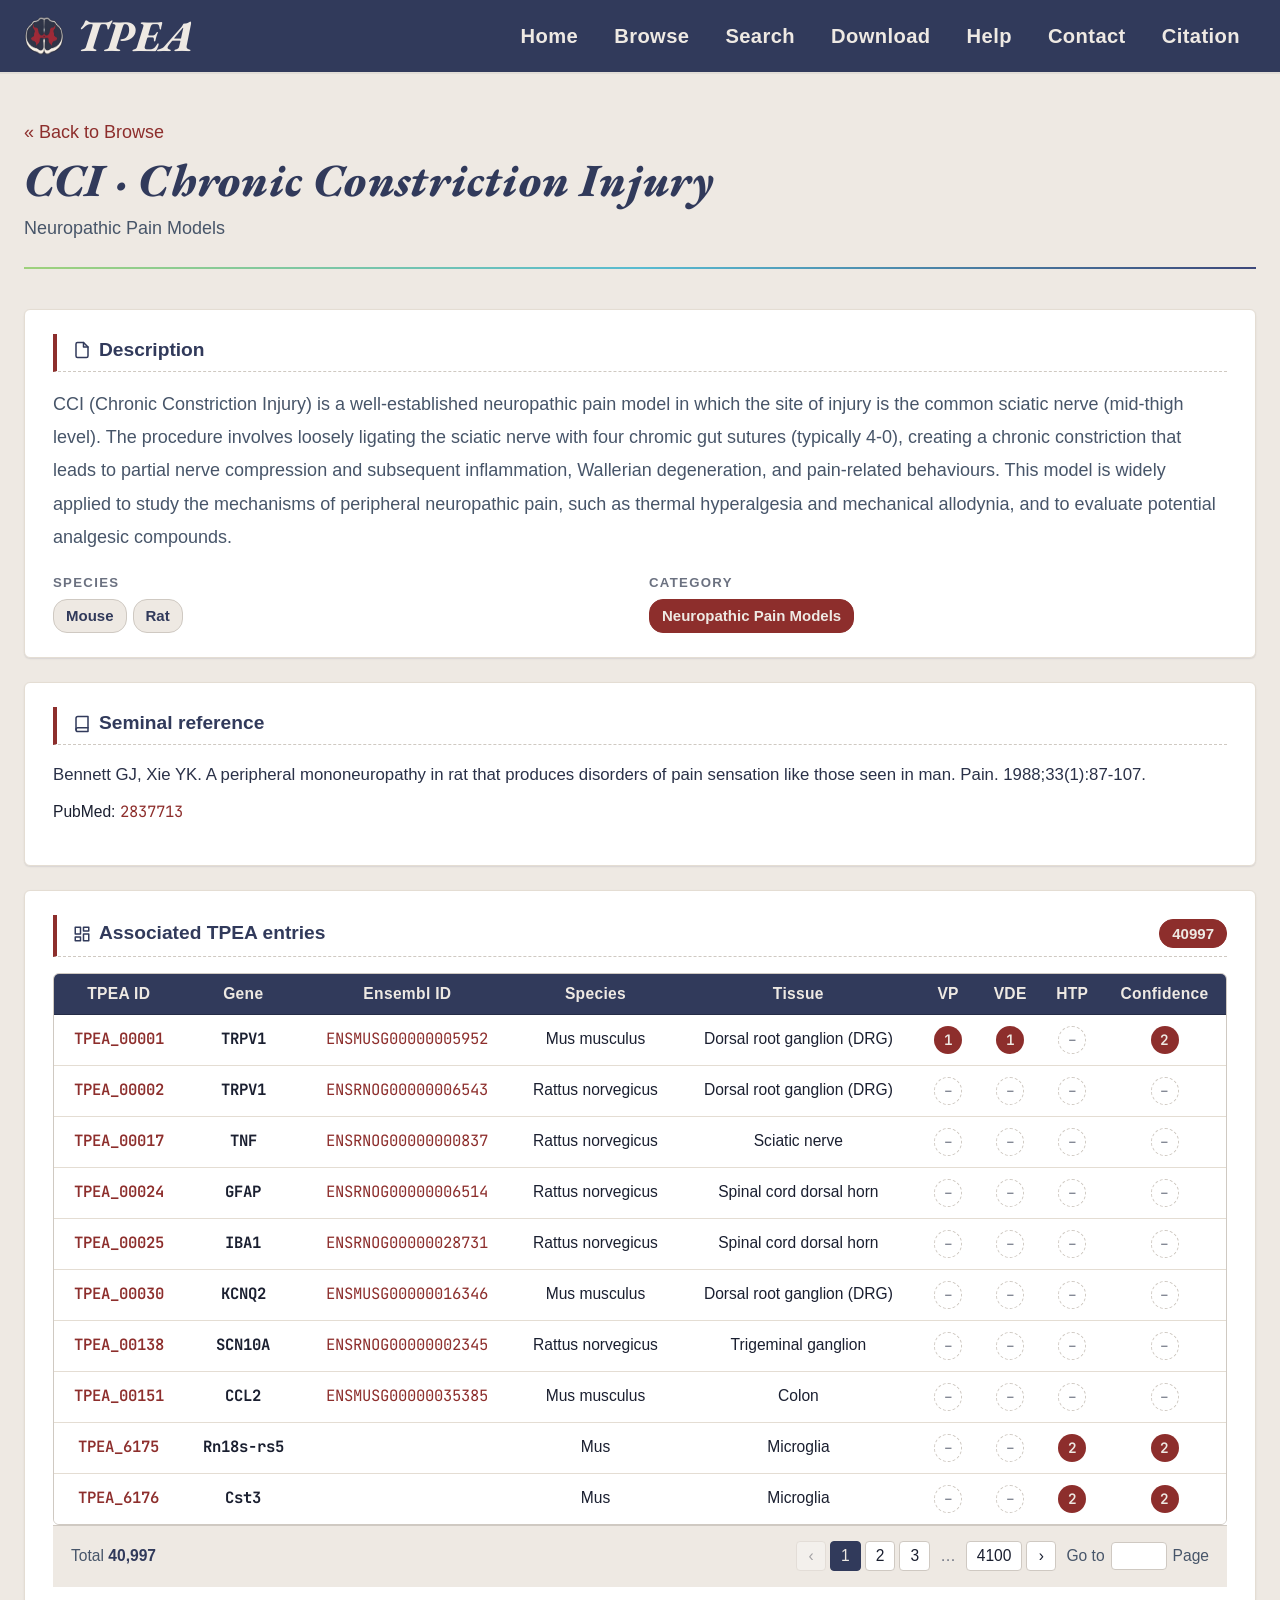
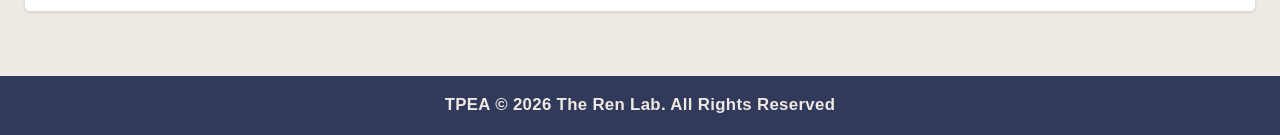
<file: painmodel.html>
<!DOCTYPE html>
<html lang="en">
<head>
<meta charset="UTF-8">
<meta name="viewport" content="width=device-width, initial-scale=1.0">
<title>Pain model &middot; TPEA</title>
<link rel="stylesheet" href="css/style.css">
  <link rel="icon" href="data/favicon.png">
</head>
<body>

<div class="container">
  <div class="page-head">
    <p class="sub" style="margin-bottom:6px"><a href="browse.html">&laquo; Back to Browse</a></p>
    <h1 id="pm-title">&hellip;</h1>
    <p class="sub" id="pm-sub"></p>
  </div>
  <hr class="hr-decor">

  <!-- Description card -->
  <div class="detail-card">
    <h3>
      <svg width="18" height="18" viewBox="0 0 24 24" fill="none" stroke="currentColor" stroke-width="2" stroke-linecap="round" stroke-linejoin="round"><path d="M14 2H6a2 2 0 0 0-2 2v16a2 2 0 0 0 2 2h12a2 2 0 0 0 2-2V8z"/><path d="M14 2v6h6"/></svg>
      Description
    </h3>
    <p id="pm-desc" style="color: var(--c-slate); line-height: 1.85; font-size: 18px"></p>

    <div style="display:grid; grid-template-columns: 1fr 1fr; gap: 18px; margin-top: 18px">
      <div>
        <div style="font-size: 13.2px; text-transform: uppercase; letter-spacing: 0.1em; color: var(--c-mute); margin-bottom: 6px; font-weight: 600">Species</div>
        <div id="pm-species"></div>
      </div>
      <div>
        <div style="font-size: 13.2px; text-transform: uppercase; letter-spacing: 0.1em; color: var(--c-mute); margin-bottom: 6px; font-weight: 600">Category</div>
        <div id="pm-cat"></div>
      </div>
    </div>
  </div>

  <!-- Seminal reference -->
  <div class="detail-card">
    <h3>
      <svg width="18" height="18" viewBox="0 0 24 24" fill="none" stroke="currentColor" stroke-width="2" stroke-linecap="round" stroke-linejoin="round"><path d="M4 19.5A2.5 2.5 0 0 1 6.5 17H20"/><path d="M6.5 2H20v20H6.5A2.5 2.5 0 0 1 4 19.5v-15A2.5 2.5 0 0 1 6.5 2z"/></svg>
      Seminal reference
    </h3>
    <p id="pm-ref" style="font-size: 16.8px; color: var(--c-ink-soft); margin: 0; line-height: 1.7"></p>
    <p id="pm-pmid" style="margin-top: 10px; font-size: 15.6px"></p>
  </div>

  <!-- Associated entries -->
  <div class="detail-card">
    <h3>
      <svg width="18" height="18" viewBox="0 0 24 24" fill="none" stroke="currentColor" stroke-width="2" stroke-linecap="round" stroke-linejoin="round"><rect x="3" y="3" width="7" height="9"/><rect x="14" y="3" width="7" height="5"/><rect x="14" y="12" width="7" height="9"/><rect x="3" y="16" width="7" height="5"/></svg>
      Associated TPEA entries
      <span class="chip chip-red" id="pm-entry-count" style="margin-left: auto">0</span>
    </h3>
    <div id="pm-entries">
      <p style="color: var(--c-mute); font-style: italic; text-align: center; padding: 20px 0">No entries associated with this pain model.</p>
    </div>
    <div class="pager" id="pm-pager" style="display:none"></div>
  </div>
</div>

<script src="js/data_api.js"></script>
<script src="js/layout.js"></script>
<script>
(async () => {
TPEA_LAYOUT.mount();
await window.TPEA_DATA_READY;
const D = window.TPEA_DATA;
const U = window.TPEA_UTIL;

const subId = U.getQueryParam('id');
const model = D.painModels.find(m => m.sub === subId) || D.painModels[0];

if (!model) {
  U.qs('.container').innerHTML = `<div class="detail-card"><h3>Pain model not found</h3><p><a href="browse.html">Return to Browse &raquo;</a></p></div>`;
} else {
  U.qs('#pm-title').textContent = `${model.sub} \u00b7 ${model.fullName}`;
  U.qs('#pm-sub').textContent = model.category;
  U.qs('#pm-desc').textContent = model.desc;
  U.qs('#pm-species').innerHTML = model.species.map(s => `<span class="chip" style="margin-right:6px">${s}</span>`).join('');
  U.qs('#pm-cat').innerHTML = `<a href="browse.html?cat=${encodeURIComponent(model.category)}" class="chip chip-red" style="text-decoration:none">${U.esc(model.category)}</a>`;
  U.qs('#pm-ref').textContent = model.reference;
  if (model.pmid) {
    U.qs('#pm-pmid').innerHTML = `PubMed: ${U.pmidLink(model.pmid)}`;
  }

  const related = D.records.filter(r => r.model_sub === model.sub);
  U.qs('#pm-entry-count').textContent = related.length;

  const PER_PAGE = 10;
  let page = 1;

  function render() {
    if (!related.length) return;
    const total = related.length;
    const pages = Math.max(1, Math.ceil(total / PER_PAGE));
    if (page > pages) page = pages;
    const from = (page - 1) * PER_PAGE;
    const to = Math.min(from + PER_PAGE, total);
    const slice = related.slice(from, to);

    U.qs('#pm-entries').innerHTML = `
      <div class="table-wrap">
        <div style="overflow-x:auto">
          <table class="data-table">
            <thead>
              <tr>
                <th data-tip="Unique TPEA entry identifier">TPEA ID</th>
                <th data-tip="Approved gene symbol">Gene</th>
                <th data-tip="Ensembl gene stable ID">Ensembl ID</th>
                <th data-tip="Species">Species</th>
                <th data-tip="Tissue or cell type">Tissue</th>
                <th data-tip="Validated perturbation evidence count (highest tier)" style="text-align:center">VP</th>
                <th data-tip="Validated differential expression evidence count" style="text-align:center">VDE</th>
                <th data-tip="HTP evidence count" style="text-align:center">HTP</th>
                <th data-tip="Sum of all evidence counts" style="text-align:center">Confidence</th>
              </tr>
            </thead>
            <tbody>
              ${slice.map(r => `
                <tr>
                  <td class="tid"><a href="entry.html?id=${r.tpea_id}">${r.tpea_id}</a></td>
                  <td class="gene"><strong>${U.esc(r.gene)}</strong></td>
                  <td>${U.ensemblLink(r.ensembl)}</td>
                  <td>${U.esc(D.speciesSci(r.organism))}</td>
                  <td>${U.esc(r.tissue)}</td>
                  <td style="text-align:center">${U.evNum(r.pert, `entry.html?id=${r.tpea_id}#pert`)}</td>
                  <td style="text-align:center">${U.evNum(r.expr, `entry.html?id=${r.tpea_id}#expr`)}</td>
                  <td style="text-align:center">${U.evNum(r.seq,  `entry.html?id=${r.tpea_id}#seq`)}</td>
                  <td style="text-align:center">${U.evNum(r.confidence, `entry.html?id=${r.tpea_id}`)}</td>
                </tr>
              `).join('')}
            </tbody>
          </table>
        </div>
      </div>
    `;
    const pgr = U.qs('#pm-pager');
    pgr.style.display = total > PER_PAGE ? 'flex' : 'none';
    if (total > PER_PAGE) U.renderPager(pgr, page, pages, total, p => { page = p; render(); });
  }
  render();
}
})();
</script>
</body>
</html>
</file>
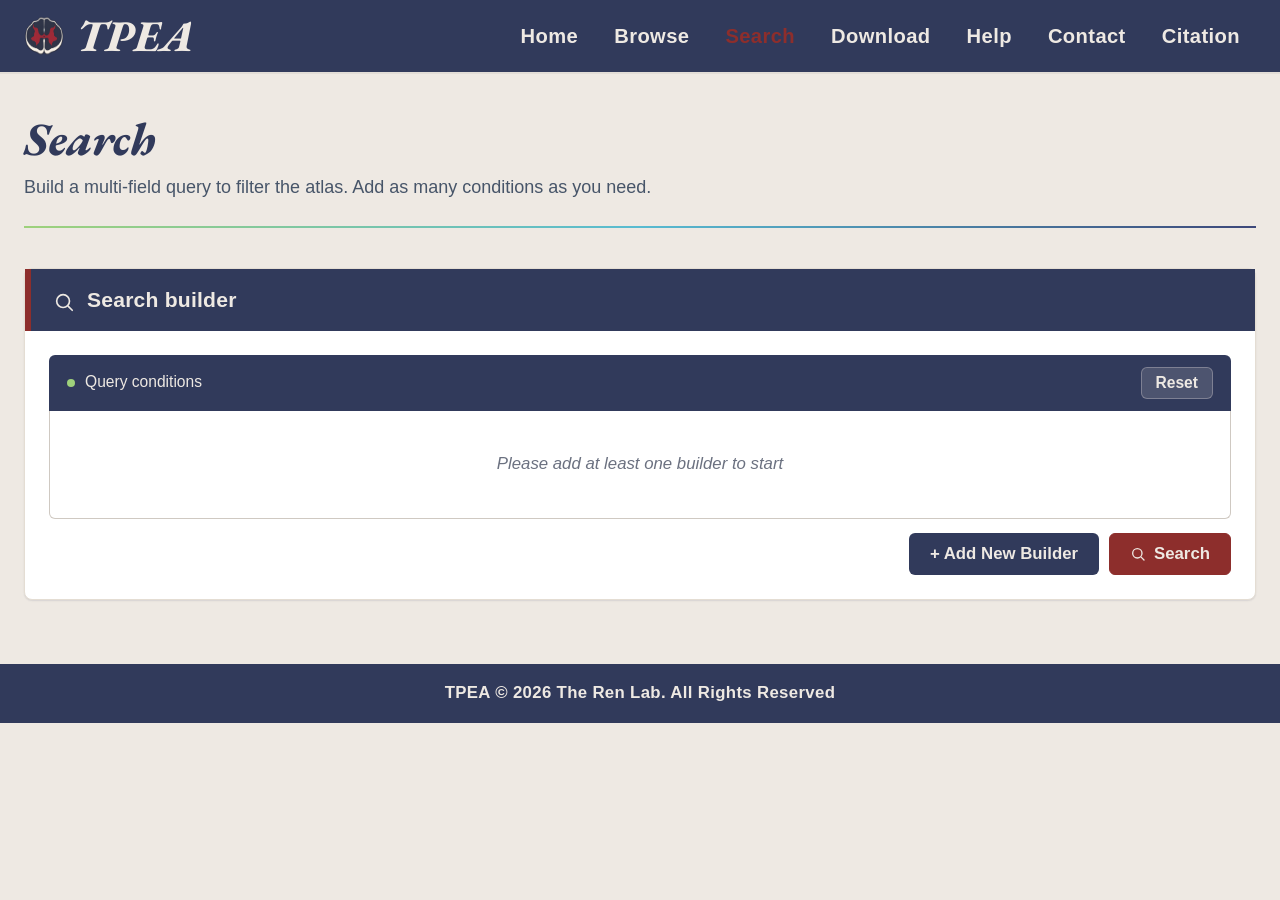
<file: search.html>
<!DOCTYPE html>
<html lang="en">
<head>
<meta charset="UTF-8">
<meta name="viewport" content="width=device-width, initial-scale=1.0">
<title>Search &middot; TPEA</title>
<link rel="stylesheet" href="css/style.css">
<style>
  /* Builder UI */
  .builder-toolbar {
    display: flex;
    justify-content: space-between;
    align-items: center;
    padding: 12px 18px;
    background: var(--c-navy);
    color: var(--c-cream);
    border-radius: 6px 6px 0 0;
    font-size: 15.6px;
  }
  .builder-toolbar .left { display: flex; align-items: center; gap: 10px; }
  .builder-toolbar .dot {
    width: 8px; height: 8px; border-radius: 50%;
    background: var(--c-seq);
    display: inline-block;
  }
  .builder-rows {
    background: var(--c-white);
    border: 1px solid var(--c-line);
    border-top: none;
    border-radius: 0 0 6px 6px;
    padding: 16px;
    min-height: 100px;
  }
  .builder-row {
    display: grid;
    grid-template-columns: 200px 140px 1fr auto;
    gap: 10px;
    align-items: center;
    padding: 10px 0;
    border-bottom: 1px dashed var(--c-line-soft);
  }
  .builder-row:last-child { border-bottom: none; }
  .builder-row select, .builder-row input {
    padding: 8px 12px;
    border: 1px solid var(--c-line);
    border-radius: 4px;
    font-family: var(--f-body);
    font-size: 15.6px;
    background: var(--c-white);
  }
  .builder-remove {
    width: 28px; height: 28px;
    border-radius: 50%;
    border: 1px solid var(--c-line);
    background: var(--c-white);
    color: var(--c-red);
    cursor: pointer;
    display: grid; place-items: center;
    font-size: 16.8px;
    transition: all var(--transition);
  }
  .builder-remove:hover { background: var(--c-red); color: var(--c-cream); border-color: var(--c-red); }
  .builder-empty {
    text-align: center;
    padding: 24px;
    color: var(--c-mute);
    font-style: italic;
    font-size: 16.8px;
  }
  .builder-actions {
    display: flex;
    gap: 10px;
    margin-top: 14px;
    justify-content: flex-end;
  }
  /* Add-builder dropdown stacking — fix from spec: was being covered */
  .add-builder { position: relative; z-index: 100; }
  .add-builder-dropdown {
    position: absolute;
    top: calc(100% + 4px);
    right: 0;
    background: var(--c-white);
    border: 1px solid var(--c-line);
    border-radius: 6px;
    box-shadow: 0 12px 32px rgba(49,58,91,0.18);
    min-width: 240px;
    max-height: 320px;
    overflow: auto;
    z-index: 200;       /* sits above panels, table headers, etc. */
    display: none;
  }
  .add-builder-dropdown.open { display: block; }
  .add-builder-dropdown button {
    width: 100%;
    text-align: left;
    padding: 10px 16px;
    border: none;
    background: transparent;
    cursor: pointer;
    font-family: var(--f-body);
    font-size: 15.6px;
    color: var(--c-ink);
    transition: background var(--transition);
  }
  .add-builder-dropdown button:hover { background: var(--c-cream); color: var(--c-navy); }

  /* Top-N visualization controls */
  .vis-toolbar {
    display: flex;
    align-items: center;
    gap: 18px;
    flex-wrap: wrap;
    padding: 12px 0 16px;
    border-bottom: 1px solid var(--c-line-soft);
    margin-bottom: 16px;
  }
  .vis-toolbar label { font-size: 15.6px; color: var(--c-slate); display: flex; align-items: center; gap: 10px; }
  .vis-toolbar input[type=range] { width: 220px; }
  .vis-toolbar .topn-val {
    font-family: var(--f-mono);
    font-weight: 700;
    color: var(--c-red);
    background: var(--c-cream);
    border-radius: 12px;
    padding: 2px 12px;
    min-width: 32px;
    text-align: center;
  }
  .vis-grid { display: grid; grid-template-columns: 1fr; gap: 22px; }
  .vis-box {
    background: var(--c-white);
    border: 1px solid var(--c-line-soft);
    border-radius: 8px;
    padding: 18px 20px;
    position: relative;
  }
  .vis-box h4 {
    margin: 0 0 6px;
    font-size: 16.8px;
    font-weight: 700;
    color: var(--c-navy);
  }
  .vis-box .vis-sub { color: var(--c-mute); font-size: 14.4px; margin: 0 0 14px; }
</style>
  <link rel="icon" href="data/favicon.png">
</head>
<body>

<div class="container">
  <div class="page-head">
    <h1>Search</h1>
    <p class="sub">Build a multi-field query to filter the atlas. Add as many conditions as you need.</p>
  </div>
  <hr class="hr-decor">

  <!-- Region 1: Search builder -->
  <section class="panel" style="overflow: visible">
    <div class="panel-banner">
      <span class="icon"><svg viewBox="0 0 24 24"><circle cx="11" cy="11" r="7"/><path d="m21 21-4.3-4.3"/></svg></span>
      Search builder
    </div>
    <div class="panel-body" style="overflow: visible">
      <div class="builder-toolbar">
        <div class="left"><span class="dot"></span> Query conditions</div>
        <button class="btn btn-sm btn-ghost" style="background: rgba(238,233,227,0.15); color: var(--c-cream); border-color: rgba(238,233,227,0.3);" id="reset-builder">Reset</button>
      </div>
      <div class="builder-rows" id="builder-rows">
        <div class="builder-empty">Please add at least one builder to start</div>
      </div>

      <div class="builder-actions">
        <div class="add-builder">
          <button class="btn" id="add-builder-btn">+ Add New Builder</button>
          <div class="add-builder-dropdown" id="add-builder-dropdown"></div>
        </div>
        <button class="btn btn-red" id="run-search">
          <svg class="glass-icon" viewBox="0 0 24 24" width="14" height="14"><circle cx="11" cy="11" r="7"/><path d="m21 21-4.3-4.3"/></svg>
          <span>Search</span>
        </button>
      </div>
    </div>
  </section>

  <!-- Region 2: Search result -->
  <section class="panel" id="result-panel" style="display:none">
    <div class="panel-banner">
      <span class="icon"><svg viewBox="0 0 24 24"><polygon points="22 3 2 3 10 12.46 10 19 14 21 14 12.46 22 3"/></svg></span>
      Search result
    </div>
    <div class="panel-body">

      <!-- Top-N gene visualization (downloadable) -->
      <div class="vis-box" id="vis-box" style="margin-bottom: 22px">
        <div style="display:flex; justify-content: space-between; align-items: flex-start; gap: 12px; flex-wrap: wrap; margin-bottom: 6px">
          <div>
            <h4>Gene visualization</h4>
            <p class="vis-sub">Top N genes by Confidence score, with a per-evidence-tier heatmap.</p>
          </div>
          <button class="btn btn-sm btn-ghost" id="dl-vis">&darr; Download PDF</button>
        </div>
        <div class="vis-toolbar">
          <label>Top N: <input type="range" id="topn" min="3" max="20" value="10"> <span class="topn-val" id="topn-val">10</span></label>
          <span style="font-size: 14.4px; color: var(--c-mute)">(showing genes ranked by Confidence)</span>
        </div>
        <div class="vis-grid">
          <div>
            <h4 style="margin: 0 0 4px; font-size: 15.6px">Confidence score</h4>
            <p class="vis-sub" style="margin: 0 0 10px">Total evidence tiers per gene, sorted descending</p>
            <svg id="conf-bar" viewBox="0 0 760 360" preserveAspectRatio="xMidYMid meet" style="width:100%; height: auto"></svg>
          </div>
          <div>
            <h4 style="margin: 0 0 4px; font-size: 15.6px">Evidence heatmap</h4>
            <p class="vis-sub" style="margin: 0 0 10px">Evidence count per gene by evidence type</p>
            <svg id="conf-heat" viewBox="0 0 760 320" preserveAspectRatio="xMidYMid meet" style="width:100%; height: auto"></svg>
          </div>
        </div>
      </div>

      <!-- Results table -->
      <div class="table-wrap">
        <div class="table-toolbar">
          <div class="table-toolbar-info">Showing <strong id="s-from">0</strong>&ndash;<strong id="s-to">0</strong> of <strong id="s-total">0</strong> records matching your query</div>
          <div class="table-toolbar-actions">
            <button class="btn btn-sm btn-ghost" id="s-export">&darr; Export CSV</button>
          </div>
        </div>
        <div style="overflow-x: auto">
          <table class="data-table" id="s-table">
            <thead>
              <tr>
                <th class="sortable" data-sort="tpea_id" data-tip="Unique TPEA entry identifier">TPEA ID</th>
                <th class="sortable" data-sort="gene" data-tip="Approved gene symbol">Gene symbol</th>
                <th data-tip="Ensembl gene stable ID">Ensembl ID</th>
                <th class="sortable" data-sort="model_cat" data-tip="Broad pain-model class">Pain model category</th>
                <th class="sortable" data-sort="model_sub" data-tip="Specific pain-model paradigm">Pain model sub-category</th>
                <th class="sortable" data-sort="organism" data-tip="Species">Species</th>
                <th class="sortable" data-sort="tissue" data-tip="Tissue or cell type">Source</th>
                <th class="sortable" data-sort="pert" data-tip="Supporting perturbation studies (highest tier)" style="text-align:center">VP</th>
                <th class="sortable" data-sort="expr" data-tip="Supporting validated differential-expression studies (mid tier)" style="text-align:center">VDE</th>
                <th class="sortable" data-sort="seq" data-tip="Supporting high-throughput sequencing datasets (discovery tier)" style="text-align:center">HTP</th>
                <th class="sortable" data-sort="confidence" data-tip="Sum of all three evidence-tier counts: Validated perturbation + Validated differential expression + HTP" style="text-align:center">Confidence score</th>
              </tr>
            </thead>
            <tbody></tbody>
          </table>
        </div>
        <div class="pager" id="s-pager"></div>
      </div>
    </div>
  </section>
</div>

<script src="js/data_api.js"></script>
<script src="js/layout.js"></script>
<script>
(async () => {
TPEA_LAYOUT.mount();
await window.TPEA_DATA_READY;
const D = window.TPEA_DATA;
const U = window.TPEA_UTIL;

/* Builder field definitions */
const FIELDS = [
  { key: 'tpea_id',   label: 'TPEA ID',                 type: 'text',   placeholder: 'e.g. TPEA_00001' },
  { key: 'gene',      label: 'Gene symbol',             type: 'text',   placeholder: 'e.g. TRPV1' },
  { key: 'ensembl',   label: 'Ensembl ID',              type: 'text',   placeholder: 'e.g. ENSG00000196689' },
  { key: 'organism',  label: 'Species',                 type: 'select', options: [...D.speciesSciList].sort() },
  { key: 'tissue',    label: 'Source',       type: 'select', options: [...D.tissues].sort() },
  { key: 'model_cat', label: 'Pain model category',     type: 'select', options: [...D.painCategories].sort() },
  { key: 'model_sub', label: 'Pain model sub-category', type: 'select', options: D.painModels.map(m => m.sub).sort() },
  { key: 'pain_type', label: 'Pain type',               type: 'select', options: [...new Set(D.painTypes.map(p => p.type))].sort() },
  { key: 'pain_assessment', label: 'Pain assessment',   type: 'select', options: D.painTypes.map(p => p.assessment).sort() },
];

const OPERATORS = {
  text:   [{v:'eq', l:'equals'}, {v:'contains', l:'contains'}, {v:'starts', l:'starts with'}],
  select: [{v:'eq', l:'is'}, {v:'ne', l:'is not'}],
};

let builder = [];
let nextId = 1;

function renderBuilder() {
  const host = U.qs('#builder-rows');
  if (!builder.length) {
    host.innerHTML = `<div class="builder-empty">Please add at least one builder to start</div>`;
    return;
  }
  host.innerHTML = builder.map(row => {
    const field = FIELDS.find(f => f.key === row.key);
    const ops = OPERATORS[field.type] || OPERATORS.text;
    let valueHTML;
    if (field.type === 'select') {
      valueHTML = `<select data-id="${row.id}" data-role="value">
        <option value="">(select)</option>
        ${field.options.map(o => `<option ${row.value === o ? 'selected' : ''}>${U.esc(o)}</option>`).join('')}
      </select>`;
    } else {
      valueHTML = `<input type="text" data-id="${row.id}" data-role="value" value="${U.esc(row.value || '')}" placeholder="${U.esc(field.placeholder || '')}">`;
    }
    return `
      <div class="builder-row">
        <div><strong style="color:var(--c-navy)">${U.esc(field.label)}</strong></div>
        <select data-id="${row.id}" data-role="op">
          ${ops.map(o => `<option value="${o.v}" ${row.op === o.v ? 'selected' : ''}>${o.l}</option>`).join('')}
        </select>
        ${valueHTML}
        <button class="builder-remove" data-id="${row.id}" data-role="remove" title="Remove">&times;</button>
      </div>
    `;
  }).join('');

  U.qsa('[data-role="op"]', host).forEach(el => el.addEventListener('change', e => {
    const r = builder.find(x => x.id == e.target.dataset.id);
    if (r) r.op = e.target.value;
  }));
  U.qsa('[data-role="value"]', host).forEach(el => el.addEventListener('input', e => {
    const r = builder.find(x => x.id == e.target.dataset.id);
    if (r) r.value = e.target.value;
  }));
  U.qsa('[data-role="remove"]', host).forEach(el => el.addEventListener('click', e => {
    const id = Number(e.target.dataset.id);
    builder = builder.filter(x => x.id !== id);
    renderBuilder();
  }));
}

const addBtn = U.qs('#add-builder-btn');
const addDD = U.qs('#add-builder-dropdown');
addDD.innerHTML = FIELDS.map(f => `<button data-key="${f.key}">${U.esc(f.label)}</button>`).join('');
addBtn.addEventListener('click', e => {
  e.stopPropagation();
  addDD.classList.toggle('open');
});
document.addEventListener('click', () => addDD.classList.remove('open'));
addDD.addEventListener('click', e => {
  const btn = e.target.closest('button[data-key]');
  if (!btn) return;
  const f = FIELDS.find(x => x.key === btn.dataset.key);
  builder.push({
    id: nextId++,
    key: f.key,
    op: (OPERATORS[f.type] || OPERATORS.text)[0].v,
    value: '',
  });
  addDD.classList.remove('open');
  renderBuilder();
});

U.qs('#reset-builder').addEventListener('click', () => {
  builder = [];
  renderBuilder();
  U.qs('#result-panel').style.display = 'none';
});

/* Quick-search entry: populate from URL params */
(function initFromQuery() {
  const qMap = { gene: 'gene', tpea: 'tpea_id', ensembl: 'ensembl', tissue: 'tissue', model: 'model_sub', organism: 'organism' };
  let any = false;
  Object.keys(qMap).forEach(p => {
    const v = U.getQueryParam(p);
    if (!v) return;
    const f = FIELDS.find(x => x.key === qMap[p]);
    if (!f) return;
    builder.push({ id: nextId++, key: f.key, op: f.type === 'select' ? 'eq' : 'contains', value: v });
    any = true;
  });
  if (any) {
    renderBuilder();
    setTimeout(runSearch, 60);
  }
})();

/* Run search */
const RSTATE = { page: 1, perPage: 10, sortKey: 'confidence', sortDir: 'desc', rows: [] };

function matches(rec, row) {
  const v = (row.value || '').toString().trim().toLowerCase();
  if (!v) return true;
  if (row.key === 'pain_type' || row.key === 'pain_assessment') return true;
  // Species filter: use the Latin scientific name for comparison so the dropdown's
  // Latin-name options match the records.
  let recVal;
  if (row.key === 'organism') {
    recVal = String(rec.organism_sci || D.speciesSci(rec.organism) || rec.organism || '').toLowerCase();
  } else {
    recVal = String(rec[row.key] || '').toLowerCase();
  }
  switch (row.op) {
    case 'eq':       return recVal === v;
    case 'ne':       return recVal !== v;
    case 'contains': return recVal.includes(v);
    case 'starts':   return recVal.startsWith(v);
    default: return true;
  }
}

function runSearch() {
  const rows = D.records.filter(r => builder.every(b => matches(r, b)));
  RSTATE.rows = rows;
  RSTATE.page = 1;
  U.qs('#result-panel').style.display = 'block';
  renderResults();
  renderTopN();
}

function renderResults() {
  const rows = [...RSTATE.rows].sort((a, b) => {
    const k = RSTATE.sortKey;
    const va = a[k], vb = b[k];
    const cmp = typeof va === 'number' ? va - vb : String(va).localeCompare(String(vb));
    return RSTATE.sortDir === 'asc' ? cmp : -cmp;
  });
  const total = rows.length;
  const pages = Math.max(1, Math.ceil(total / RSTATE.perPage));
  if (RSTATE.page > pages) RSTATE.page = 1;
  const from = (RSTATE.page - 1) * RSTATE.perPage;
  const to = Math.min(from + RSTATE.perPage, total);
  const slice = rows.slice(from, to);

  U.qs('#s-from').textContent = total ? from + 1 : 0;
  U.qs('#s-to').textContent = to;
  U.qs('#s-total').textContent = total;

  const tbody = U.qs('#s-table tbody');
  if (!slice.length) {
    tbody.innerHTML = `<tr><td colspan="11" style="text-align:center;padding:40px;color:var(--c-mute)">No records match your query.</td></tr>`;
  } else {
    tbody.innerHTML = slice.map(r => `
      <tr>
        <td class="tid"><a href="entry.html?id=${r.tpea_id}">${r.tpea_id}</a></td>
        <td class="gene"><a href="search.html?gene=${encodeURIComponent(r.gene)}">${U.esc(r.gene)}</a></td>
        <td>${U.ensemblLink(r.ensembl)}</td>
        <td>${U.esc(r.model_cat)}</td>
        <td><a href="painmodel.html?id=${encodeURIComponent(r.model_sub)}">${U.esc(r.model_sub)}</a></td>
        <td>${U.esc(D.speciesSci(r.organism))}</td>
        <td>${U.esc(r.tissue)}</td>
        <td style="text-align:center">${U.evNum(r.pert, `entry.html?id=${r.tpea_id}#pert`)}</td>
        <td style="text-align:center">${U.evNum(r.expr, `entry.html?id=${r.tpea_id}#expr`)}</td>
        <td style="text-align:center">${U.evNum(r.seq,  `entry.html?id=${r.tpea_id}#seq`)}</td>
        <td style="text-align:center">${U.evNum(r.confidence, `entry.html?id=${r.tpea_id}`)}</td>
      </tr>
    `).join('');
  }

  U.qsa('#s-table thead th.sortable').forEach(th => {
    th.classList.remove('sort-asc', 'sort-desc');
    if (th.dataset.sort === RSTATE.sortKey) th.classList.add(RSTATE.sortDir === 'asc' ? 'sort-asc' : 'sort-desc');
  });
  U.renderPager(
    U.qs('#s-pager'),
    RSTATE.page,
    pages,
    total,
    p => { RSTATE.page = p; renderResults(); },
    sz => { RSTATE.perPage = sz; RSTATE.page = 1; renderResults(); }
  );
}

/* ====== Top-N gene visualization ====== */
const COLORS = D.evidenceColors; // { seq, expr, pert }

function topNGenes(n) {
  // aggregate evidence counts per unique gene across results
  const map = new Map();
  RSTATE.rows.forEach(r => {
    const g = r.gene;
    const cur = map.get(g) || { gene: g, seq: 0, expr: 0, pert: 0, confidence: 0 };
    cur.seq += r.seq;
    cur.expr += r.expr;
    cur.pert += r.pert;
    cur.confidence += r.confidence;
    map.set(g, cur);
  });
  return [...map.values()]
    .sort((a, b) => b.confidence - a.confidence)
    .slice(0, n);
}

function renderConfBar(genes) {
  const svg = U.qs('#conf-bar');
  svg.innerHTML = '';
  const W = 760, H = 360;
  const ml = 90, mr = 20, mt = 30, mb = 40;
  const innerW = W - ml - mr, innerH = H - mt - mb;
  const maxConf = Math.max(1, ...genes.map(g => g.confidence));
  const bandH = innerH / Math.max(1, genes.length);

  // axis
  const axis = document.createElementNS('http://www.w3.org/2000/svg', 'g');
  for (let i = 0; i <= 4; i++) {
    const x = ml + (innerW * i) / 4;
    const v = Math.round((maxConf * i) / 4);
    axis.insertAdjacentHTML('beforeend',
      `<line x1="${x}" x2="${x}" y1="${mt}" y2="${mt+innerH}" stroke="#e5e1dc" stroke-width="1"/>` +
      `<text x="${x}" y="${mt+innerH+18}" font-size="11" text-anchor="middle" fill="#7c7568">${v}</text>`
    );
  }
  svg.appendChild(axis);

  // Top legend — full names (no separate footnote needed)
  const lg = document.createElementNS('http://www.w3.org/2000/svg', 'g');
  const items = [
    { lbl: 'Validated perturbation',            c: COLORS.pert },
    { lbl: 'Validated differential expression', c: COLORS.expr },
    { lbl: 'High-throughput profiling',         c: COLORS.seq  },
  ];
  let lx = ml;
  items.forEach(it => {
    lg.insertAdjacentHTML('beforeend',
      `<rect x="${lx}" y="10" width="12" height="12" fill="${it.c}"/>` +
      `<text x="${lx+18}" y="20" font-size="11" font-weight="600" fill="#1f2941">${it.lbl}</text>`
    );
    lx += it.lbl.length * 6.6 + 36;
  });
  svg.appendChild(lg);

  genes.forEach((g, i) => {
    const y = mt + i * bandH + 4;
    const h = Math.max(6, bandH - 8);
    let x = ml;
    [['pert', COLORS.pert, 'VP'], ['expr', COLORS.expr, 'VDE'], ['seq', COLORS.seq, 'HTP']].forEach(([key, color, abbr]) => {
      const w = (g[key] / maxConf) * innerW;
      if (w > 0) {
        const rect = document.createElementNS('http://www.w3.org/2000/svg', 'rect');
        rect.setAttribute('x', x); rect.setAttribute('y', y);
        rect.setAttribute('width', w); rect.setAttribute('height', h);
        rect.setAttribute('fill', color);
        rect.insertAdjacentHTML('afterbegin', `<title>${g.gene} \u00b7 ${abbr}: ${g[key]}</title>`);
        svg.appendChild(rect);
        x += w;
      }
    });
    svg.insertAdjacentHTML('beforeend',
      `<text x="${ml-8}" y="${y + h/2 + 4}" font-size="11" text-anchor="end" fill="#1f2941" font-weight="700">${U.esc(g.gene)}</text>`
    );
    svg.insertAdjacentHTML('beforeend',
      `<text x="${ml + (g.confidence/maxConf)*innerW + 6}" y="${y + h/2 + 4}" font-size="10" fill="#56503f">${g.confidence}</text>`
    );
  });
}

function renderConfHeat(genes) {
  const svg = U.qs('#conf-heat');
  svg.innerHTML = '';
  // Add 28px to the height for a footnote
  const W = 760, baseH = 60 + genes.length * 22, H = Math.max(180, baseH) + 28;
  svg.setAttribute('viewBox', `0 0 ${W} ${H}`);
  const ml = 90, mr = 60, mt = 36;
  const cols    = ['VP',                       'VDE',                       'HTP'];
  const colFull = ['Validated perturbation', 'Validated differential expression',            'High-throughput profiling'];
  const colKeys = ['pert',                     'expr',                      'seq'];
  const innerW = W - ml - mr;
  const cellW = innerW / cols.length;
  const cellH = 22;

  const maxV = Math.max(1, ...genes.flatMap(g => colKeys.map(k => g[k])));
  const greenScale = v => {
    const t = v / maxV;
    const r = Math.round(232 - 200 * t);
    const g = Math.round(245 - 100 * t);
    const b = Math.round(228 - 180 * t);
    return `rgb(${r},${g},${b})`;
  };

  // Column labels — short abbreviations only
  cols.forEach((c, i) => {
    const x = ml + i * cellW + cellW/2;
    svg.insertAdjacentHTML('beforeend',
      `<text x="${x}" y="${mt-10}" font-size="13" font-weight="700" text-anchor="middle" fill="#1f2941">${c}</text>`
    );
  });

  genes.forEach((g, gi) => {
    const y = mt + gi * cellH;
    svg.insertAdjacentHTML('beforeend',
      `<text x="${ml-8}" y="${y + cellH/2 + 4}" font-size="11" text-anchor="end" fill="#1f2941" font-weight="700">${U.esc(g.gene)}</text>`
    );
    colKeys.forEach((key, ci) => {
      const v = g[key];
      const x = ml + ci * cellW;
      const fill = v > 0 ? greenScale(v) : '#f6f3ee';
      svg.insertAdjacentHTML('beforeend',
        `<rect x="${x+2}" y="${y+2}" width="${cellW-4}" height="${cellH-4}" fill="${fill}" stroke="#e8e3da" rx="2">` +
        `<title>${g.gene} \u00b7 ${cols[ci]}: ${v}</title></rect>`
      );
      svg.insertAdjacentHTML('beforeend',
        `<text x="${x + cellW/2}" y="${y + cellH/2 + 4}" font-size="11" font-weight="700" text-anchor="middle" fill="${v > maxV*0.55 ? '#fff' : '#1f2941'}">${v}</text>`
      );
    });
  });

  // Footnote: full names of the abbreviations used in the column headers
  const fy = mt + genes.length * cellH + 22;
  svg.insertAdjacentHTML('beforeend',
    `<text x="${ml}" y="${fy}" font-size="10.5" fill="#56503f"><tspan font-weight="700" fill="#1f2941">VP</tspan>: Validated perturbation;&#160;&#160; <tspan font-weight="700" fill="#1f2941">VDE</tspan>: Validated differential expression;&#160;&#160; <tspan font-weight="700" fill="#1f2941">HTP</tspan>: High-throughput profiling</text>`
  );
}

function renderTopN() {
  const n = Number(U.qs('#topn').value);
  U.qs('#topn-val').textContent = n;
  const genes = topNGenes(n);
  if (!genes.length) {
    U.qs('#vis-box').style.display = 'none';
    return;
  }
  U.qs('#vis-box').style.display = 'block';
  renderConfBar(genes);
  renderConfHeat(genes);
}

U.qs('#topn').addEventListener('input', renderTopN);

U.qs('#dl-vis').addEventListener('click', () => {
  // Build a composite SVG containing both the bar chart and the heatmap,
  // then route through the shared PDF helper.
  const bar = U.qs('#conf-bar'), heat = U.qs('#conf-heat');
  const cw = 760;
  const bh = bar.viewBox.baseVal.height, hh = heat.viewBox.baseVal.height;
  const total = bh + hh + 60;
  const composite = `<svg xmlns="http://www.w3.org/2000/svg" viewBox="0 0 ${cw} ${total}" width="${cw}" height="${total}">` +
    `<rect width="100%" height="100%" fill="#fff"/>` +
    `<text x="20" y="22" font-family="Arial" font-weight="700" font-size="14" fill="#313A5B">Top ${U.qs('#topn').value} genes by Confidence score</text>` +
    `<g transform="translate(0,30)">${new XMLSerializer().serializeToString(bar).replace(/^<svg[^>]*>|<\/svg>$/g,'')}</g>` +
    `<g transform="translate(0,${30 + bh + 16})">${new XMLSerializer().serializeToString(heat).replace(/^<svg[^>]*>|<\/svg>$/g,'')}</g>` +
    `</svg>`;
  // Inject the composite into a temporary inline SVG element so the helper can read its viewBox.
  const tmp = document.createElement('div');
  tmp.style.cssText = 'position:absolute; left:-9999px; top:-9999px';
  tmp.innerHTML = composite;
  document.body.appendChild(tmp);
  const compositeSvg = tmp.querySelector('svg');
  U.downloadSvgAsPdf(compositeSvg, 'TPEA_top_genes_visualization', {});
  setTimeout(() => tmp.remove(), 1500);
});

U.qs('#run-search').addEventListener('click', runSearch);
U.qs('#s-export').addEventListener('click', () => {
  U.exportCSV(RSTATE.rows,
    ['tpea_id','gene','ensembl','organism','tissue','model_cat','model_sub','seq','expr','pert','confidence'],
    'TPEA_search_results.csv');
});
U.qsa('#s-table thead th.sortable').forEach(th => {
  th.addEventListener('click', () => {
    const k = th.dataset.sort;
    if (RSTATE.sortKey === k) RSTATE.sortDir = RSTATE.sortDir === 'asc' ? 'desc' : 'asc';
    else { RSTATE.sortKey = k; RSTATE.sortDir = 'asc'; }
    renderResults();
  });
});

/* alphabetize all selects on load */
TPEA_LAYOUT.sortAllSelectOptions();
})();
</script>
</body>
</html>
</file>
<file: css/style.css>
/* ================================================================
   TPEA · The Pain Expression Atlas
   Stylesheet v3.0 — rebuilt to the official PDF spec (2026-04-25)
   Primary:  #313A5B   (navy — header, panel banner, bars)
   Accent:   #8D2E2C   (deep red — selected state, badges, CTAs)
   Surface:  #EEE9E3   (warm off-white — body background, on-dark text)
   Evidence: Sequencing #9ED17B · Expression #58BBD1 · Perturbation #3492B2
   ================================================================ */

@import url('https://fonts.googleapis.com/css2?family=EB+Garamond:ital,wght@0,400;0,500;0,700;0,800;1,400;1,700;1,800&family=JetBrains+Mono:wght@400;500&display=swap');

:root {
  /* Brand */
  --c-navy:      #313A5B;
  --c-navy-dark: #252c47;
  --c-navy-lite: #3d487a;
  --c-red:       #8D2E2C;
  --c-red-dark:  #6f2422;
  --c-red-lite:  #a94542;
  --c-cream:     #EEE9E3;
  --c-cream-alt: #f6f2ec;
  --c-cream-edge:#ded7cc;
  --c-white:     #ffffff;

  /* Evidence type colors (fixed by spec) */
  --c-seq:  #9ED17B;
  --c-expr: #58BBD1;
  --c-pert: #3492B2;

  /* Ink + utility */
  --c-ink:       #1a1f30;
  --c-ink-soft:  #2a3148;
  --c-slate:     #475569;
  --c-mute:      #6b7180;
  --c-line:      #cfc9c2;
  --c-line-soft: #e4ddd3;

  /* Typography
     Spec: Perpetua for the "TPEA" wordmark, hero subtitle, and large
     section titles (Welcome, What's in TPEA, Data Overview, etc.).
     Arial for everything else. We approximate Perpetua using
     EB Garamond as the primary web-safe match (similar humanist
     serif feel), then fall back to actual Perpetua on Windows/Mac. */
  --f-display: Perpetua, 'EB Garamond', 'Hoefler Text', 'Times New Roman', Georgia, serif;
  --f-body:    Arial, 'Helvetica Neue', Helvetica, sans-serif;
  --f-mono:    'JetBrains Mono', 'SF Mono', Menlo, Consolas, monospace;

  /* Rhythm & radius */
  --r-xs: 4px; --r-sm: 8px; --r-md: 16px; --r-lg: 24px; --r-xl: 40px; --r-2xl: 64px;
  --rad-sm: 3px; --rad-md: 6px; --rad-lg: 10px;

  /* Shadow */
  --sh-sm: 0 1px 2px rgba(49,58,91,0.08), 0 1px 1px rgba(49,58,91,0.04);
  --sh-md: 0 2px 6px rgba(49,58,91,0.10), 0 4px 16px rgba(49,58,91,0.06);
  --sh-lg: 0 10px 40px rgba(49,58,91,0.14);

  --transition: 180ms cubic-bezier(.2,.7,.3,1);
}

/* ---------- Reset ---------- */
*, *::before, *::after { box-sizing: border-box; }
html, body { margin: 0; padding: 0; }
html { scroll-behavior: smooth; }
body {
  font-family: var(--f-body);
  font-size: 18px;
  line-height: 1.6;
  color: var(--c-ink);
  background: var(--c-cream);
  -webkit-font-smoothing: antialiased;
  -moz-osx-font-smoothing: grayscale;
}

a { color: var(--c-red); text-decoration: none; transition: color var(--transition); }
a:hover { color: var(--c-red-dark); text-decoration: underline; }
img { max-width: 100%; display: block; }

h1, h2, h3, h4, h5 { font-family: var(--f-body); font-weight: 700; color: var(--c-ink); margin: 0; letter-spacing: 0; }
h1 { font-size: 2.4rem; line-height: 1.2; }
h2 { font-size: 1.74rem; line-height: 1.25; }
h3 { font-size: 1.38rem; line-height: 1.3; }
h4 { font-size: 1.2rem; line-height: 1.4; }
p { margin: 0 0 var(--r-md); }

/* Section titles that use the display (Perpetua) face */
.display-title {
  font-family: var(--f-display);
  font-style: italic;
  font-weight: 800;
  letter-spacing: 0.005em;
  color: var(--c-navy);
}

/* ---------- Layout ---------- */
.container {
  width: 100%;
  max-width: 1280px;
  margin: 0 auto;
  padding: 0 var(--r-lg);
}
.container-narrow { max-width: 960px; }

/* ================================================================
   HEADER  — sticky navy bar; selected = cream chip with red text;
   Perpetua wordmark; Arial nav; no underline on TPEA hover.
   ================================================================ */
.header {
  background: var(--c-navy);
  color: var(--c-cream);
  position: sticky;
  top: 0;
  z-index: 100;
  box-shadow: 0 2px 0 rgba(0,0,0,0.05);
}
.header .container {
  display: flex;
  align-items: center;
  justify-content: space-between;
  height: 72px;
  gap: var(--r-md);
}

.brand {
  display: flex;
  align-items: center;
  gap: 12px;
  text-decoration: none;
  color: var(--c-cream);
}
.brand:hover { text-decoration: none; color: var(--c-cream); }
.brand-mark {
  width: 40px;
  height: 40px;
  display: grid;
  place-items: center;
  flex-shrink: 0;
}
.brand-mark svg { display: block; max-width: 100%; max-height: 100%; }
.brand-word {
  font-family: var(--f-display);
  font-style: italic;
  font-weight: 800;
  font-size: 2.736rem;
  letter-spacing: 0.01em;
  color: var(--c-cream);
  line-height: 1;
}

.nav {
  display: flex;
  gap: 4px;
  flex-wrap: wrap;
}
.nav a {
  font-family: var(--f-body);
  font-weight: 700;
  font-size: 20.16px;
  color: var(--c-cream);
  padding: 8px 16px;
  border-radius: var(--rad-sm);
  transition: background var(--transition), color var(--transition);
  text-decoration: none;
  letter-spacing: 0.02em;
}
.nav a:hover { color: #fff; text-decoration: none; background: rgba(255,255,255,0.08); }
.nav a.active {
  color: var(--c-red);
  background: transparent;
}

/* ================================================================
   HOME — Section 1 (Quick search) — full viewport, navy panel
   ================================================================ */
.hero {
  background: var(--c-navy);
  color: var(--c-cream);
  width: 100vw;
  min-height: calc(100vh - 72px);
  position: relative;
  z-index: 5;
  overflow: visible;
  display: flex;
  align-items: center;
  margin-left: calc(50% - 50vw);
}
.hero-inner {
  position: relative;
  text-align: center;
  z-index: 2;
  max-width: 1180px;
  margin: 0 auto;
  padding: 60px var(--r-lg);
  width: 100%;
}
.hero h1 {
  font-family: var(--f-display);
  font-style: italic;
  font-weight: 800;
  font-size: clamp(5.625rem, 12.5vw, 8.75rem);
  line-height: 1;
  letter-spacing: 0.01em;
  color: var(--c-cream);
  margin-bottom: var(--r-lg);
  text-shadow: 0 2px 24px rgba(0,0,0,0.3);
}
.hero-sub {
  font-family: var(--f-display);
  font-weight: 700;
  font-size: clamp(1.75rem, 3.13vw, 2.32rem);
  line-height: 1.3;
  letter-spacing: 0.005em;
  color: var(--c-cream);
  margin: 0 auto var(--r-2xl);
  max-width: 920px;
}

/* Hero search composer — pill-shaped row.
   Per spec: trigger button matches the Search button (red bg, cream text);
   the dropdown OPTION items are cream-bg/black-text normal, red-bg/cream-text on hover/select.
   Height: padding 22px (= 14px x 1.5).
*/
.hero-search {
  display: flex;
  gap: 14px;
  max-width: 990px;
  margin: 0 auto;
  align-items: stretch;
}
.hero-search-select {
  background: var(--c-red);
  color: var(--c-cream);
  padding: 17px 42px 17px 22px;
  border: none;
  font-family: var(--f-body);
  font-weight: 700;
  font-size: 19px;
  cursor: pointer;
  border-radius: 10px;
  appearance: none;
  background-image: url("data:image/svg+xml;utf8,<svg xmlns='http://www.w3.org/2000/svg' width='14' height='14' viewBox='0 0 12 12' fill='%23EEE9E3'><path d='M2 4l4 4 4-4'/></svg>");
  background-repeat: no-repeat;
  background-position: right 16px center;
  background-size: 14px;
  min-width: 220px;
  white-space: nowrap;
  box-shadow: 0 3px 10px rgba(0,0,0,0.22);
  transition: background var(--transition);
}
.hero-search-select:hover { background: var(--c-red-dark); }
.hero-search-select:focus { outline: 2px solid var(--c-cream); outline-offset: 2px; }
.hero-search-input {
  flex: 1;
  border: none;
  padding: 17px 22px;
  font-family: var(--f-body);
  font-size: 19px;
  background: var(--c-cream);
  color: var(--c-ink);
  border-radius: 10px;
  box-shadow: 0 3px 10px rgba(0,0,0,0.22);
  min-width: 0;
}
.hero-search-input:focus { outline: 2px solid var(--c-red); outline-offset: -1px; background: #fff; }
.hero-search-btn {
  background: var(--c-red);
  color: var(--c-cream);
  border: none;
  padding: 0 34px;
  font-family: var(--f-body);
  font-weight: 700;
  font-size: 19px;
  cursor: pointer;
  border-radius: 10px;
  display: inline-flex;
  align-items: center;
  gap: 11px;
  white-space: nowrap;
  transition: background var(--transition);
  box-shadow: 0 3px 10px rgba(0,0,0,0.22);
  min-width: 150px;
  justify-content: center;
}
.hero-search-btn:hover { background: var(--c-red-dark); }
.hero-search-btn .glass-icon {
  width: 18px; height: 18px;
  /* transparent body, only stroke */
  stroke: var(--c-cream);
  fill: none;
  stroke-width: 2;
}

/* ================================================================
   Custom select dropdown (used for hero Quick search field).
   Replaces native <select> because native <option> ignores :hover
   styling in Chrome and the spec requires:
     - normal option:  #EEE9E3 background + black text
     - hover/selected: #8D2E2C background + #EEE9E3 text
   ================================================================ */
.custom-select {
  position: relative;
  display: inline-flex;
}
.custom-select .cs-trigger {
  /* shares all .hero-search-select styling already */
  position: relative;
  text-align: left;
  display: inline-flex;
  align-items: center;
  justify-content: flex-start;
  padding-right: 42px;
}
.custom-select .cs-popup {
  position: absolute;
  top: calc(100% + 4px);
  left: 0;
  right: 0;
  margin: 0;
  padding: 6px;
  list-style: none;
  background: var(--c-cream);
  border-radius: 10px;
  box-shadow: 0 14px 36px rgba(31,41,65,0.32), 0 0 0 1px rgba(31,41,65,0.10);
  z-index: 600;        /* very high so Section 2 below can't cover it */
  display: none;
  font-family: var(--f-body);
  font-weight: 600;
  font-size: 16px;
}
.custom-select.open .cs-popup { display: block; }
.custom-select .cs-popup li {
  padding: 11px 16px;
  border-radius: 6px;
  cursor: pointer;
  background: var(--c-cream);   /* normal: cream + black, including the currently selected one */
  color: #1f2941;
  transition: background var(--transition), color var(--transition);
  user-select: none;
}
/* Per spec: ONLY the hovered row turns red. The selected row stays plain (cream/black). */
.custom-select .cs-popup li:hover {
  background: var(--c-red);
  color: var(--c-cream);
}

/* Hero entrance animations — Quick search 动态弹出 (per spec page 3) */
@keyframes heroPopIn {
  0%   { opacity: 0; transform: translateY(28px) scale(0.96); }
  100% { opacity: 1; transform: translateY(0) scale(1); }
}
.hero h1, .hero-sub, .hero-search {
  animation: heroPopIn 1s cubic-bezier(0.16, 1, 0.3, 1) both;
}
.hero h1     { animation-delay: 0.20s; }
.hero-sub    { animation-delay: 0.50s; }
.hero-search { animation-delay: 0.80s; }

/* Hero responsive — wrap into a column at narrower viewports */
@media (max-width: 820px) {
  .hero-search { flex-direction: column; gap: 10px; }
  .hero-search-select, .hero-search-input, .hero-search-btn {
    width: 100%;
    min-width: 0;
    font-size: 16.8px;
    padding: 16px 18px;
  }
  .hero-search-select { padding-right: 40px; }
}

/* ================================================================
   HOME — Section 2 (Welcome) — full-viewport, cream
   ================================================================ */
.section-fullvh {
  width: 100vw;
  min-height: calc(100vh - 72px);
  background: var(--c-cream);
  margin-left: calc(50% - 50vw);
  display: flex;
  flex-direction: column;
  justify-content: center;
  padding: 28px 0;
}
.section-fullvh .container { width: 100%; }
.section-title {
  font-family: var(--f-display);
  font-style: italic;
  font-weight: 800;
  font-size: clamp(1.7rem, 3.4vw, 2.4rem);
  color: var(--c-navy);
  margin-bottom: 6px;
  letter-spacing: 0.005em;
}
.section-sub {
  font-family: var(--f-body);
  color: var(--c-slate);
  font-size: 16px;
  margin-bottom: var(--r-md);
}

/* Welcome stat row */
.stat-row {
  display: grid;
  grid-template-columns: repeat(4, 1fr);
  gap: var(--r-sm);
  margin-bottom: var(--r-md);
}
.stat-card {
  background: var(--c-white);
  border-radius: 8px;
  padding: 14px 18px;
  border: 1px solid var(--c-line-soft);
  box-shadow: var(--sh-sm);
  border-left: 4px solid var(--c-red);
  transition: transform var(--transition), box-shadow var(--transition);
}
.stat-card:hover { transform: translateY(-2px); box-shadow: var(--sh-md); }
.stat-card .v {
  font-family: var(--f-display);
  font-style: italic;
  font-weight: 800;
  font-size: 2.1rem;
  color: var(--c-red);
  line-height: 1;
  letter-spacing: 0.01em;
}
.stat-card .l {
  font-family: var(--f-body);
  font-size: 13.5px;
  color: var(--c-slate);
  line-height: 1.35;
  margin-top: 6px;
}
@media (max-width: 900px) { .stat-row { grid-template-columns: repeat(2, 1fr); } }

/* Three-column card row (Evidence sources, Key features) */
.eyebrow {
  font-family: var(--f-body);
  font-weight: 700;
  font-size: 13.5px;
  letter-spacing: 0.18em;
  text-transform: uppercase;
  color: var(--c-navy);
  margin: 14px 0 10px;
}
.card-row {
  display: grid;
  grid-template-columns: repeat(3, 1fr);
  gap: var(--r-sm);
  margin-bottom: 6px;
}
.feat-card {
  background: var(--c-white);
  border: 1px solid var(--c-line-soft);
  border-radius: 8px;
  padding: 14px 16px;
  box-shadow: var(--sh-sm);
}
.feat-card .feat-tag {
  display: inline-block;
  font-family: var(--f-body);
  font-size: 12px;
  font-weight: 700;
  padding: 2px 10px;
  border-radius: 14px;
  margin-bottom: 8px;
  letter-spacing: 0.04em;
}
.feat-card.seq  .feat-tag { background: rgba(158,209,123,0.22); color: #3d6b1e; }
.feat-card.expr .feat-tag { background: rgba(88,187,209,0.22); color: #1c6a80; }
.feat-card.pert .feat-tag { background: rgba(52,146,178,0.18); color: #1c5b7a; }
.feat-card h3 {
  font-family: var(--f-body);
  font-weight: 700;
  font-size: 1.05rem;
  color: var(--c-navy);
  margin-bottom: 5px;
}
.feat-card p {
  font-family: var(--f-body);
  color: var(--c-slate);
  font-size: 13.5px;
  line-height: 1.5;
  margin: 0;
}
.feat-card.compact { display: grid; grid-template-columns: 32px 1fr; gap: 11px; align-items: start; }
.feat-card.compact .feat-icon {
  width: 32px; height: 32px;
  border-radius: 8px;
  background: var(--c-cream);
  display: grid;
  place-items: center;
  color: var(--c-navy);
}
.feat-card.compact h3 { margin-bottom: 3px; font-size: 1rem; }
@media (max-width: 900px) { .card-row { grid-template-columns: 1fr; } }

/* Home-section-3 "What's in TPEA" 4-card grid */
.in-tpea-grid {
  display: grid;
  grid-template-columns: repeat(2, 1fr);
  gap: var(--r-lg);
  max-width: 1100px;
  margin: 0 auto;
}
.in-tpea-card {
  background: var(--c-white);
  border-radius: 10px;
  padding: 26px 28px;
  border: 1px solid var(--c-line-soft);
  box-shadow: var(--sh-sm);
  transition: transform var(--transition), box-shadow var(--transition);
}
.in-tpea-card:hover { transform: translateY(-2px); box-shadow: var(--sh-md); }
.in-tpea-card .head {
  display: flex;
  align-items: center;
  gap: 12px;
  margin-bottom: 10px;
}
.in-tpea-card .head .num {
  width: 28px; height: 28px;
  border-radius: 50%;
  background: var(--c-cream);
  color: var(--c-red);
  font-family: var(--f-body);
  font-weight: 700;
  font-size: 16.8px;
  display: grid;
  place-items: center;
  flex-shrink: 0;
  border: 1px solid var(--c-line);
}
.in-tpea-card.seq  .head .num { background: rgba(158,209,123,0.25); color: #3d6b1e; border-color: rgba(158,209,123,0.4); }
.in-tpea-card.expr .head .num { background: rgba(88,187,209,0.25); color: #1c6a80; border-color: rgba(88,187,209,0.4); }
.in-tpea-card.pert .head .num { background: rgba(141,46,44,0.14); color: var(--c-red); border-color: rgba(141,46,44,0.3); }
.in-tpea-card.score .head .num { background: rgba(255,170,80,0.18); color: #b16a17; border-color: rgba(255,170,80,0.4); }
.in-tpea-card .head h3 {
  font-family: var(--f-body);
  font-weight: 700;
  font-size: 1.32rem;
  color: var(--c-navy);
  margin: 0;
}
.in-tpea-card p {
  color: var(--c-slate);
  font-size: 16.8px;
  line-height: 1.65;
  margin: 0 0 14px;
}
.in-tpea-card .tags {
  display: flex;
  flex-wrap: wrap;
  gap: 6px;
}
.in-tpea-card .tags .t {
  display: inline-block;
  font-size: 14.4px;
  padding: 3px 10px;
  border-radius: 12px;
  background: rgba(99,108,224,0.10);
  color: #4848a0;
  letter-spacing: 0.02em;
}
.in-tpea-card.expr .tags .t { background: rgba(99,108,224,0.10); color: #4848a0; }
.in-tpea-card.seq  .tags .t { background: rgba(70,160,90,0.10);  color: #2f6c3f; }
.in-tpea-card.pert .tags .t { background: rgba(70,160,90,0.10);  color: #2f6c3f; }
.in-tpea-card.score .tags .t { background: rgba(213,134,40,0.12); color: #aa6510; }
@media (max-width: 900px) { .in-tpea-grid { grid-template-columns: 1fr; } }

/* ================================================================
   PAGE TITLE BLOCK (non-home pages)
   ================================================================ */
.page-head {
  padding: var(--r-xl) 0 var(--r-md);
}
.page-head h1 {
  font-family: var(--f-display);
  font-style: italic;
  font-weight: 800;
  font-size: 2.88rem;
  color: var(--c-navy);
  letter-spacing: 0.005em;
}
.page-head p.sub { color: var(--c-slate); font-size: 18px; margin: 6px 0 0; }

.hr-decor {
  height: 2px;
  background: linear-gradient(90deg, var(--c-seq) 0%, var(--c-expr) 50%, var(--c-navy-lite) 100%);
  border: none;
  margin: 8px 0 var(--r-xl);
  width: 100%;
}

/* ================================================================
   PANEL — banner + body, the defining TPEA card
   ================================================================ */
.panel {
  background: var(--c-white);
  border-radius: 8px;
  box-shadow: var(--sh-sm);
  margin-bottom: var(--r-lg);
  overflow: hidden;
  position: relative;
  border: 1px solid var(--c-line-soft);
}
.panel-banner {
  background: var(--c-navy);
  color: var(--c-cream);
  padding: 14px 20px 14px 28px;
  display: flex;
  align-items: center;
  gap: 12px;
  font-family: var(--f-body);
  font-weight: 700;
  font-size: 1.32rem;
  letter-spacing: 0.01em;
  position: relative;
}
.panel-banner::before {
  content: "";
  position: absolute;
  left: 0; top: 0; bottom: 0;
  width: 6px;
  background: var(--c-red);
}
.panel-banner .icon { width: 22px; height: 22px; flex-shrink: 0; }
.panel-banner .icon svg { width: 100%; height: 100%; stroke: var(--c-cream); fill: none; stroke-width: 1.8; stroke-linecap: round; stroke-linejoin: round; }
.panel-banner .right-actions { margin-left: auto; display: flex; gap: 8px; align-items: center; }
.panel-body { padding: var(--r-lg); }
.panel-body.no-pad { padding: 0; }

/* ================================================================
   FILTER FORM  — Browse, Search builder, etc.
   ================================================================ */
.filter-row {
  display: grid;
  grid-template-columns: repeat(3, 1fr);
  gap: var(--r-md);
}
@media (max-width: 900px) { .filter-row { grid-template-columns: 1fr; } }
.filter-field label {
  display: block;
  font-size: 15.6px;
  font-weight: 700;
  color: var(--c-navy);
  margin-bottom: 6px;
  font-family: var(--f-body);
}
.filter-field select, .filter-field input[type="text"], .filter-field input[type="search"] {
  width: 100%;
  padding: 10px 14px;
  border: 1px solid var(--c-line);
  border-radius: 6px;
  font-family: var(--f-body);
  font-size: 16.8px;
  background: var(--c-white);
  color: var(--c-ink);
  transition: border-color var(--transition), box-shadow var(--transition);
}
.filter-field select:focus, .filter-field input:focus {
  outline: none;
  border-color: var(--c-navy);
  box-shadow: 0 0 0 3px rgba(49,58,91,0.12);
}

/* ================================================================
   BUTTONS
   ================================================================ */
.btn {
  display: inline-flex;
  align-items: center;
  gap: 8px;
  padding: 10px 20px;
  border-radius: 6px;
  font-family: var(--f-body);
  font-weight: 600;
  font-size: 16.8px;
  border: 1px solid transparent;
  cursor: pointer;
  transition: all var(--transition);
  text-decoration: none;
  background: var(--c-navy);
  color: var(--c-cream);
}
.btn:hover { background: var(--c-navy-dark); color: var(--c-cream); text-decoration: none; }
.btn-red { background: var(--c-red); color: var(--c-cream); border-color: var(--c-red); }
.btn-red:hover { background: var(--c-red-dark); color: var(--c-cream); }
.btn-ghost { background: transparent; color: var(--c-navy); border-color: var(--c-line); }
.btn-ghost:hover { background: var(--c-cream-alt); color: var(--c-navy); border-color: var(--c-navy); }

/* Enrichment direction tabs */
.enrich-tab {
  padding: 8px 22px;
  font-family: var(--f-body);
  font-size: 15px;
  font-weight: 600;
  border: 1.5px solid var(--c-line);
  border-radius: 6px;
  cursor: pointer;
  background: var(--c-white);
  color: var(--c-slate);
  transition: all var(--transition);
}
.enrich-tab:hover { border-color: var(--c-navy); color: var(--c-navy); }
.enrich-tab-active { background: var(--c-navy); color: var(--c-cream); border-color: var(--c-navy); }
.enrich-tab-active:hover { background: var(--c-navy); color: var(--c-cream); }
.btn-sm { padding: 6px 14px; font-size: 15.6px; }

/* Search button magnifying glass: transparent body, line only */
.glass-icon {
  width: 16px; height: 16px;
  fill: none;
  stroke: currentColor;
  stroke-width: 2;
  stroke-linecap: round;
  stroke-linejoin: round;
}

/* ================================================================
   PAGINATION  — bottom of every table; page jumper included
   ================================================================ */
.pager {
  display: flex;
  justify-content: flex-end;
  align-items: center;
  gap: 10px;
  flex-wrap: wrap;
  padding: 14px 18px;
  border-top: 1px solid var(--c-line);
  background: var(--c-cream);
  font-size: 15.6px;
  color: var(--c-slate);
  font-family: var(--f-body);
}
.pager-info { margin-right: auto; color: var(--c-slate); }
.pager-info strong { color: var(--c-navy); }
.pager-pages { display: flex; gap: 4px; align-items: center; }
.pager-pages button {
  min-width: 30px;
  height: 30px;
  padding: 0 10px;
  border: 1px solid var(--c-line);
  background: var(--c-white);
  border-radius: 4px;
  font-family: var(--f-body);
  font-size: 15.6px;
  cursor: pointer;
  color: var(--c-ink);
  transition: all var(--transition);
}
.pager-pages button:hover:not(:disabled) {
  background: var(--c-navy);
  border-color: var(--c-navy);
  color: var(--c-cream);
}
.pager-pages button.active {
  background: var(--c-navy);
  color: var(--c-cream);
  border-color: var(--c-navy);
}
.pager-pages button:disabled { opacity: 0.35; cursor: not-allowed; }
.pager-pages .ellipsis { padding: 4px 6px; color: var(--c-mute); }
.pager-pagesize {
  display: inline-flex;
  align-items: center;
  gap: 6px;
}
.pager-pagesize select {
  padding: 4px 10px;
  border: 1px solid var(--c-line);
  border-radius: 4px;
  font-family: var(--f-body);
  font-size: 14.4px;
  background: var(--c-white);
}
.pager-jump {
  display: inline-flex;
  align-items: center;
  gap: 6px;
}
.pager-jump input {
  width: 56px;
  padding: 4px 8px;
  border: 1px solid var(--c-line);
  border-radius: 4px;
  font-family: var(--f-body);
  font-size: 15.6px;
  text-align: center;
}

/* ================================================================
   DATA TABLE — Browse results, Search results, etc.
   ================================================================ */
.table-wrap {
  background: var(--c-white);
  border-radius: 6px;
  overflow: hidden;
  border: 1px solid var(--c-line);
}
.table-toolbar {
  display: flex;
  justify-content: space-between;
  align-items: center;
  gap: var(--r-md);
  flex-wrap: wrap;
  padding: 12px 18px;
  border-bottom: 1px solid var(--c-line);
  background: var(--c-cream);
  font-size: 15.6px;
  color: var(--c-slate);
  font-family: var(--f-body);
}
.table-toolbar-info strong { color: var(--c-navy); }
.table-toolbar-actions { display: flex; gap: 6px; align-items: center; }

.data-table {
  width: max-content;
  min-width: 100%;
  border-collapse: collapse;
  font-size: 15.6px;
  font-family: var(--f-body);
}
.data-table thead th {
  background: var(--c-navy);
  color: var(--c-cream);
  padding: 10px 12px;
  text-align: center;
  font-weight: 700;
  border-bottom: 1px solid var(--c-navy-dark);
  font-size: 15.6px;
  letter-spacing: 0.02em;
  white-space: normal;
  line-height: 1.25;
  position: relative;
  vertical-align: middle;
}

/* Tooltip directly on the column-header (no question-mark icon).
   Hovering anywhere on the header shows the description. */
.data-table thead th[data-tip] { cursor: help; }
.data-table thead th[data-tip]::after {
  content: attr(data-tip);
  position: absolute;
  left: 50%;
  top: calc(100% + 6px);
  transform: translateX(-50%) translateY(-4px);
  background: var(--c-ink);
  color: var(--c-cream);
  padding: 8px 12px;
  border-radius: 4px;
  font-size: 14.4px;
  font-weight: 400;
  white-space: normal;
  width: max-content;
  max-width: 260px;
  letter-spacing: 0.01em;
  pointer-events: none;
  opacity: 0;
  z-index: 30;
  transition: opacity var(--transition), transform var(--transition);
  text-align: center;
  line-height: 1.45;
  box-shadow: 0 6px 20px rgba(0,0,0,0.25);
}
.data-table thead th[data-tip]:hover::after {
  opacity: 1;
  transform: translateX(-50%) translateY(0);
}

.data-table thead th.sortable { cursor: pointer; user-select: none; }
.data-table thead th.sortable:hover { background: var(--c-navy-lite); }
.data-table thead th.sortable .sort-arrow { opacity: 0.5; font-size: 13.2px; margin-left: 4px; }
.data-table thead th.sort-asc  .sort-arrow,
.data-table thead th.sort-desc .sort-arrow { opacity: 1; }

.data-table tbody td {
  padding: 11px 14px;
  border-bottom: 1px solid var(--c-line-soft);
  vertical-align: middle;
  color: var(--c-ink);
  background: var(--c-white);
  text-align: center;
}
/* Cells with long prose that should be capped to a max line count.
   Prevents Effect-text rows from exceeding 3 lines. */
.data-table tbody td.cell-clamp {
  display: -webkit-box;
  -webkit-line-clamp: 3;
  -webkit-box-orient: vertical;
  overflow: hidden;
  text-overflow: ellipsis;
  white-space: normal;
  text-align: center;
  line-height: 1.4;
}
/* Use this when clamping inside a <td>: wrap text in <div class="clamp-3">.
   This is more reliable than -webkit-line-clamp on the <td> itself. */
.clamp-3 {
  display: -webkit-box;
  -webkit-line-clamp: 3;
  -webkit-box-orient: vertical;
  overflow: hidden;
  text-overflow: ellipsis;
  line-height: 1.45;
  white-space: normal;
  text-align: center;
}
.data-table tbody tr:hover td { background: var(--c-cream-alt); }
.data-table tbody tr:last-child td { border-bottom: none; }

.data-table .tid, .data-table .gene { font-family: var(--f-mono); }
.data-table .tid a { color: var(--c-red); font-weight: 600; }
.data-table .tid a:hover { color: var(--c-red-dark); text-decoration: underline; }
.data-table .gene a { color: var(--c-navy); font-weight: 600; }

/* Red circular evidence number badge */
.ev-num {
  display: inline-grid;
  place-items: center;
  min-width: 28px;
  height: 28px;
  padding: 0 8px;
  border-radius: 14px;
  background: var(--c-red);
  color: var(--c-cream);
  font-family: var(--f-mono);
  font-size: 14.4px;
  font-weight: 600;
  cursor: pointer;
  text-decoration: none;
  transition: background var(--transition);
}
.ev-num:hover { background: var(--c-red-dark); color: var(--c-cream); text-decoration: none; }
.ev-num--empty {
  background: transparent;
  color: var(--c-mute);
  border: 1px dashed var(--c-line);
  cursor: default;
  font-weight: 400;
}
.ev-num--empty:hover { background: transparent; color: var(--c-mute); }

/* Unified up/down direction badge — same width and same height (spec) */
.dir-badge {
  display: inline-grid;
  place-items: center;
  min-width: 56px;
  height: 26px;
  padding: 0 14px;
  border-radius: 13px;
  font-family: var(--f-body);
  font-size: 13.5px;
  font-weight: 700;
  letter-spacing: 0.02em;
  color: var(--c-cream);
  white-space: nowrap;
}
.dir-badge.up   { background: var(--c-red); }
.dir-badge.down { background: #3492B2; color: #fff; }
.dir-badge.dim  { background: rgba(141,46,44,0.10); color: var(--c-red); border: 1px solid rgba(141,46,44,0.25); }

/* Evidence-type chip used inline */
.ev-tag {
  display: inline-block;
  font-size: 13.2px;
  font-weight: 700;
  padding: 3px 10px;
  border-radius: 12px;
  letter-spacing: 0.02em;
  font-family: var(--f-body);
}
.ev-tag-seq  { background: rgba(158,209,123,0.22); color: #3d6b1e; }
.ev-tag-expr { background: rgba(88,187,209,0.22); color: #1c6a80; }
.ev-tag-pert { background: rgba(52,146,178,0.20); color: #0f607c; }

/* ================================================================
   CHART BOXES (Distribution panels on Browse)
   ================================================================ */
.chart-box {
  padding: 18px;
  background: var(--c-white);
  border-radius: 8px;
  border: 1px solid var(--c-line-soft);
  position: relative;
}
.chart-box h4 {
  font-family: var(--f-body);
  font-weight: 700;
  font-size: 16.8px;
  color: var(--c-navy);
  text-align: left;
  margin-bottom: 14px;
}

/* Footnote that spells out chart-axis abbreviations (VP, VDE, HTP, etc).
   Sits directly below the SVG with subtle styling so it doesn't compete
   for attention with the chart itself. */
.chart-footnote {
  margin: 8px 2px 0;
  font-family: var(--f-body);
  font-size: 12px;
  font-weight: 400;
  color: var(--c-slate);
  letter-spacing: 0.01em;
  line-height: 1.45;
}
.chart-footnote strong { color: var(--c-navy); font-weight: 700; }
.chart-box .download-mini {
  position: absolute;
  top: 14px;
  right: 14px;
  background: var(--c-cream);
  border: 1px solid var(--c-line);
  color: var(--c-navy);
  padding: 4px 12px;
  border-radius: 4px;
  cursor: pointer;
  font-size: 14.4px;
  font-family: var(--f-body);
  font-weight: 600;
  display: inline-flex;
  align-items: center;
  gap: 4px;
  transition: all var(--transition);
}
.chart-box .download-mini:hover { background: var(--c-navy); color: var(--c-cream); border-color: var(--c-navy); }
.chart-legend {
  display: flex;
  justify-content: center;
  gap: var(--r-md);
  margin-top: var(--r-md);
  font-size: 14.4px;
  color: var(--c-slate);
  font-family: var(--f-body);
  flex-wrap: wrap;
}
.chart-legend-top {
  margin-top: 0;
  margin-bottom: 6px;          /* close to the chart, not far above */
  font-weight: 600;
  color: var(--c-ink);
}
.chart-legend .dot {
  display: inline-block;
  width: 10px; height: 10px;
  border-radius: 50%;
  vertical-align: middle;
  margin-right: 5px;
}
/* Tooltip for charts — populated by JS */
.chart-tooltip {
  position: absolute;
  background: var(--c-ink);
  color: var(--c-cream);
  padding: 6px 10px;
  border-radius: 4px;
  font-size: 14.4px;
  font-family: var(--f-body);
  pointer-events: none;
  opacity: 0;
  transition: opacity var(--transition);
  z-index: 50;
  white-space: nowrap;
  box-shadow: 0 4px 14px rgba(0,0,0,0.25);
}
.chart-tooltip.show { opacity: 1; }

/* ================================================================
   DATA OVERVIEW (Home Section 4) — fix-by selector + bar + table
   ================================================================ */
.fix-by-row {
  display: flex;
  align-items: center;
  gap: 10px;
  margin-bottom: var(--r-lg);
  flex-wrap: wrap;
  font-family: var(--f-body);
}
.fix-by-row .label {
  font-size: 15.6px;
  font-weight: 700;
  color: var(--c-navy);
  letter-spacing: 0.02em;
}
.pill-group { display: inline-flex; gap: 6px; flex-wrap: wrap; }
.pill {
  padding: 7px 18px;
  border: 1px solid var(--c-line);
  background: var(--c-white);
  border-radius: 18px;
  cursor: pointer;
  font-family: var(--f-body);
  font-weight: 600;
  font-size: 15.6px;
  color: var(--c-navy);
  transition: all var(--transition);
}
.pill:hover { border-color: var(--c-navy); }
.pill.active {
  background: var(--c-navy);
  color: var(--c-cream);
  border-color: var(--c-navy);
}

/* ================================================================
   CRESTA-style DETAIL CARD (left red stripe + dotted underline)
   Used in entry.html / painmodel.html
   ================================================================ */
.detail-card {
  background: var(--c-white);
  border-radius: 6px;
  padding: 24px 28px;
  margin-bottom: var(--r-lg);
  box-shadow: var(--sh-sm);
  border: 1px solid var(--c-line-soft);
}
.detail-card h3 {
  font-family: var(--f-body);
  font-weight: 700;
  font-size: 19.2px;
  color: var(--c-navy);
  padding: 4px 0 8px 16px;
  border-left: 4px solid var(--c-red);
  border-bottom: 1px dashed var(--c-line);
  margin-bottom: 16px;
  display: flex;
  align-items: center;
  gap: 8px;
}

/* Key/value table (vertical, CRESTA-style) */
.kv-table { width: 100%; border-collapse: collapse; font-size: 16.2px; font-family: var(--f-body); }
.kv-table tr td { padding: 11px 14px; border-bottom: 1px solid var(--c-line-soft); vertical-align: top; }
.kv-table tr:last-child td { border-bottom: none; }
.kv-table tr td:first-child {
  width: 308px;
  white-space: nowrap;
  color: var(--c-navy);
  font-weight: 700;
  background: var(--c-cream);
}
.kv-table tr td:last-child { color: var(--c-ink); }

/* ================================================================
   ENTRY-SPECIFIC HERO + JUMP BUTTONS (clickable arrows)
   ================================================================ */
.entry-head {
  display: flex;
  align-items: baseline;
  gap: 16px;
  flex-wrap: wrap;
  margin-bottom: 8px;
}
.entry-title {
  font-family: var(--f-display);
  font-style: italic;
  font-weight: 800;
  font-size: 2.88rem;
  color: var(--c-red);
  margin: 0;
  letter-spacing: 0.005em;
}
.entry-chips { display: flex; gap: 8px; flex-wrap: wrap; margin-top: 4px; }
.chip {
  display: inline-block;
  padding: 4px 12px;
  border-radius: 14px;
  font-size: 15px;
  font-weight: 700;
  background: var(--c-cream);
  color: var(--c-navy);
  border: 1px solid var(--c-line);
  font-family: var(--f-body);
}
.chip-red { background: var(--c-red); color: var(--c-cream); border-color: var(--c-red); }

/* Confidence hero with clickable evidence-type circles */
.confidence-hero {
  display: grid;
  grid-template-columns: auto 1fr auto;
  gap: 22px;
  align-items: center;
  padding: 22px 26px;
  background: linear-gradient(90deg, rgba(158,209,123,0.10), rgba(88,187,209,0.10), rgba(52,146,178,0.10));
  border-radius: 10px;
  border: 1px solid var(--c-line);
  margin-bottom: var(--r-lg);
}
.confidence-score {
  font-family: var(--f-display);
  font-style: italic;
  font-weight: 800;
  font-size: 4.08rem;
  color: var(--c-navy);
  line-height: 1;
  padding: 0 22px 0 0;
  border-right: 1px solid var(--c-line);
  text-align: center;
}
.confidence-score small {
  display: block;
  font-family: var(--f-body);
  font-style: normal;
  font-weight: 700;
  font-size: 13.2px;
  color: var(--c-mute);
  letter-spacing: 0.14em;
  text-transform: uppercase;
  margin-top: 8px;
}
.conf-jumps { display: flex; gap: 18px; flex-wrap: wrap; align-items: center; }
.conf-jump {
  display: flex;
  align-items: center;
  gap: 10px;
  padding: 8px 14px;
  border-radius: 24px;
  background: var(--c-white);
  border: 1px solid var(--c-line);
  cursor: pointer;
  text-decoration: none;
  color: var(--c-navy);
  font-family: var(--f-body);
  font-weight: 700;
  font-size: 16.8px;
  transition: all var(--transition);
}
.conf-jump:hover { background: var(--c-navy); color: var(--c-cream); border-color: var(--c-navy); text-decoration: none; }
.conf-jump:hover .conf-jump-num { background: var(--c-cream); color: var(--c-navy); }
.conf-jump-num {
  display: inline-grid;
  place-items: center;
  width: 26px; height: 26px;
  border-radius: 50%;
  background: var(--c-cream);
  color: var(--c-navy);
  font-family: var(--f-mono);
  font-weight: 700;
  font-size: 14.4px;
  transition: all var(--transition);
}
.conf-jump.seq  .conf-jump-num { background: var(--c-seq);  color: #2d4f15; }
.conf-jump.expr .conf-jump-num { background: var(--c-expr); color: #15505f; }
.conf-jump.pert .conf-jump-num { background: var(--c-pert); color: #fff; }
.conf-arrow {
  font-size: 19.2px;
  color: var(--c-red);
  transition: transform var(--transition);
}
.conf-jump:hover .conf-arrow { color: var(--c-cream); transform: translateX(3px); }

/* Triangle/radar evidence chart container */
.evidence-radar {
  width: 220px;
  height: 200px;
  flex-shrink: 0;
}

/* ================================================================
   CONTACT CARD
   ================================================================ */
.contact-card {
  background: var(--c-white);
  border-radius: 6px;
  border-left: 6px solid var(--c-red);
  padding: 26px 32px;
  margin-bottom: var(--r-lg);
  box-shadow: var(--sh-sm);
}
.contact-card h3 {
  font-family: var(--f-display);
  font-style: italic;
  font-weight: 800;
  font-size: 1.86rem;
  color: var(--c-navy);
  margin-bottom: 6px;
  letter-spacing: 0.005em;
}
.contact-card .email {
  color: var(--c-navy);
  font-weight: 600;
  display: inline-flex;
  align-items: center;
  gap: 6px;
  font-size: 16.8px;
  margin-bottom: 8px;
  font-family: var(--f-body);
}
.contact-card .email svg { width: 16px; height: 16px; }
.contact-card .role {
  color: var(--c-ink-soft);
  font-weight: 700;
  font-style: italic;
  font-size: 16.8px;
  margin: 4px 0;
  font-family: var(--f-body);
}
.contact-card .affil { color: var(--c-mute); font-size: 15.6px; font-family: var(--f-body); }

/* ================================================================
   FOOTER  — simple per spec: single navy bar with copyright
   ================================================================ */
.footer {
  background: var(--c-navy);
  color: var(--c-cream);
  padding: 16px 0;
  margin-top: var(--r-2xl);
  text-align: center;
  font-family: var(--f-body);
  font-weight: 700;
  font-size: 16.8px;
  letter-spacing: 0.02em;
}
.footer a { color: var(--c-cream); }
.footer a:hover { color: #fff; }

/* ================================================================
   BACK-TO-TOP BUTTON  (every page)
   ================================================================ */
.btt {
  position: fixed;
  bottom: 24px;
  right: 24px;
  width: 44px;
  height: 44px;
  border-radius: 50%;
  background: var(--c-navy);
  color: var(--c-cream);
  border: none;
  cursor: pointer;
  display: grid;
  place-items: center;
  box-shadow: 0 4px 16px rgba(0,0,0,0.25);
  opacity: 0;
  pointer-events: none;
  transition: opacity var(--transition), transform var(--transition), background var(--transition);
  z-index: 90;
}
.btt.visible { opacity: 1; pointer-events: auto; }
.btt:hover { background: var(--c-navy-dark); transform: translateY(-2px); }
.btt svg { width: 20px; height: 20px; fill: none; stroke: var(--c-cream); stroke-width: 2.4; stroke-linecap: round; stroke-linejoin: round; }

/* ================================================================
   Utility
   ================================================================ */
.text-mute { color: var(--c-mute); }
.text-small { font-size: 15.6px; }
.text-mono { font-family: var(--f-mono); }
.mt-md { margin-top: var(--r-md); }
.mt-lg { margin-top: var(--r-lg); }
.mb-lg { margin-bottom: var(--r-lg); }
.mb-md { margin-bottom: var(--r-md); }
.flex { display: flex; gap: var(--r-md); align-items: center; flex-wrap: wrap; }
.hidden { display: none !important; }

@keyframes fadeUp { from { opacity: 0; transform: translateY(12px); } to { opacity: 1; transform: translateY(0); } }
.fade-up { animation: fadeUp 0.6s cubic-bezier(.2,.7,.3,1) both; }
.fade-up.d1 { animation-delay: 0.08s; }
.fade-up.d2 { animation-delay: 0.16s; }
.fade-up.d3 { animation-delay: 0.24s; }

/* Help page  — toc sidebar */
.help-layout {
  display: grid;
  grid-template-columns: 240px 1fr;
  gap: var(--r-xl);
  padding: var(--r-xl) 0;
}
@media (max-width: 900px) { .help-layout { grid-template-columns: 1fr; } }
.help-toc {
  position: sticky;
  top: 92px;
  align-self: start;
  background: var(--c-white);
  border-radius: 8px;
  padding: 20px;
  box-shadow: var(--sh-sm);
  border: 1px solid var(--c-line-soft);
}
.help-toc h4 { font-size: 14.4px; text-transform: uppercase; letter-spacing: 0.12em; color: var(--c-mute); margin-bottom: 10px; font-family: var(--f-body); font-weight: 700; }
.help-toc a { display: block; padding: 6px 10px; color: var(--c-ink); font-size: 16.8px; border-radius: 4px; text-decoration: none; margin-bottom: 2px; font-family: var(--f-body); }
.help-toc a:hover { background: var(--c-cream-alt); color: var(--c-navy); text-decoration: none; }

/* Heatmap cell */
.heat-cell {
  position: relative;
  cursor: default;
}

/* Pathway enrichment chart container */
.enrich-bar {
  display: grid;
  grid-template-columns: 220px 1fr 60px 70px;
  gap: 10px;
  align-items: center;
  padding: 6px 8px;
  font-size: 15.6px;
  font-family: var(--f-body);
  border-bottom: 1px solid var(--c-line-soft);
}
.enrich-bar:last-child { border-bottom: none; }
.enrich-bar .pname { color: var(--c-ink); }
.enrich-bar .ptrack { background: var(--c-line-soft); height: 14px; border-radius: 3px; position: relative; overflow: hidden; }
.enrich-bar .pfill { height: 100%; background: linear-gradient(90deg, #58BBD1, #3492B2); border-radius: 3px; }
.enrich-bar .pcount { font-family: var(--f-mono); font-size: 14.4px; color: var(--c-slate); text-align: right; }
.enrich-bar .ppval  { font-family: var(--f-mono); font-size: 14.4px; color: var(--c-red); text-align: right; }

/* Mobile adjustments for hero */
@media (max-width: 900px) {
  .hero h1 { font-size: 4.8rem; }
  .hero-sub { font-size: 1.44rem; }
  .hero-search { flex-direction: column; }
  .hero-search-select, .hero-search-btn { width: 100%; min-width: 0; }
}

/* DL meta cards */
.meta-row {
  display: grid;
  grid-template-columns: repeat(4, 1fr);
  gap: 16px;
  margin-bottom: var(--r-lg);
}
.meta-card {
  background: var(--c-white);
  padding: 18px 20px;
  border-radius: 8px;
  border: 1px solid var(--c-line-soft);
  border-left: 4px solid var(--c-red);
}
.meta-card .v {
  font-family: var(--f-display);
  font-style: italic;
  font-weight: 800;
  font-size: 2.04rem;
  color: var(--c-navy);
  line-height: 1;
  letter-spacing: 0.005em;
}
.meta-card .l {
  font-size: 13.2px;
  color: var(--c-mute);
  letter-spacing: 0.1em;
  text-transform: uppercase;
  margin-top: 8px;
  font-weight: 700;
  font-family: var(--f-body);
}
@media (max-width: 900px) { .meta-row { grid-template-columns: 1fr 1fr; } }

/* DL table */
.dl-table {
  width: 100%;
  border-collapse: collapse;
  font-size: 16.8px;
  font-family: var(--f-body);
}
.dl-table th, .dl-table td {
  padding: 16px 18px;
  border: 1px solid var(--c-line);
  vertical-align: middle;
}
.dl-table th {
  background: var(--c-cream);
  color: var(--c-navy);
  font-weight: 700;
  text-align: center;
}
.dl-table td { background: var(--c-white); }
.dl-table td.name { font-weight: 700; color: var(--c-navy); text-align: center; width: 260px; }
.dl-table td.desc { color: var(--c-slate); line-height: 1.6; }
.dl-table td.action { text-align: center; width: 140px; }
.zip-btn {
  background: var(--c-red);
  color: var(--c-cream);
  padding: 8px 22px;
  border-radius: 6px;
  text-decoration: none;
  font-family: var(--f-body);
  font-weight: 700;
  font-size: 15.6px;
  border: none;
  cursor: pointer;
  display: inline-flex;
  align-items: center;
  gap: 6px;
  transition: background var(--transition);
}
.zip-btn:hover { background: var(--c-red-dark); color: var(--c-cream); text-decoration: none; }
</file>
